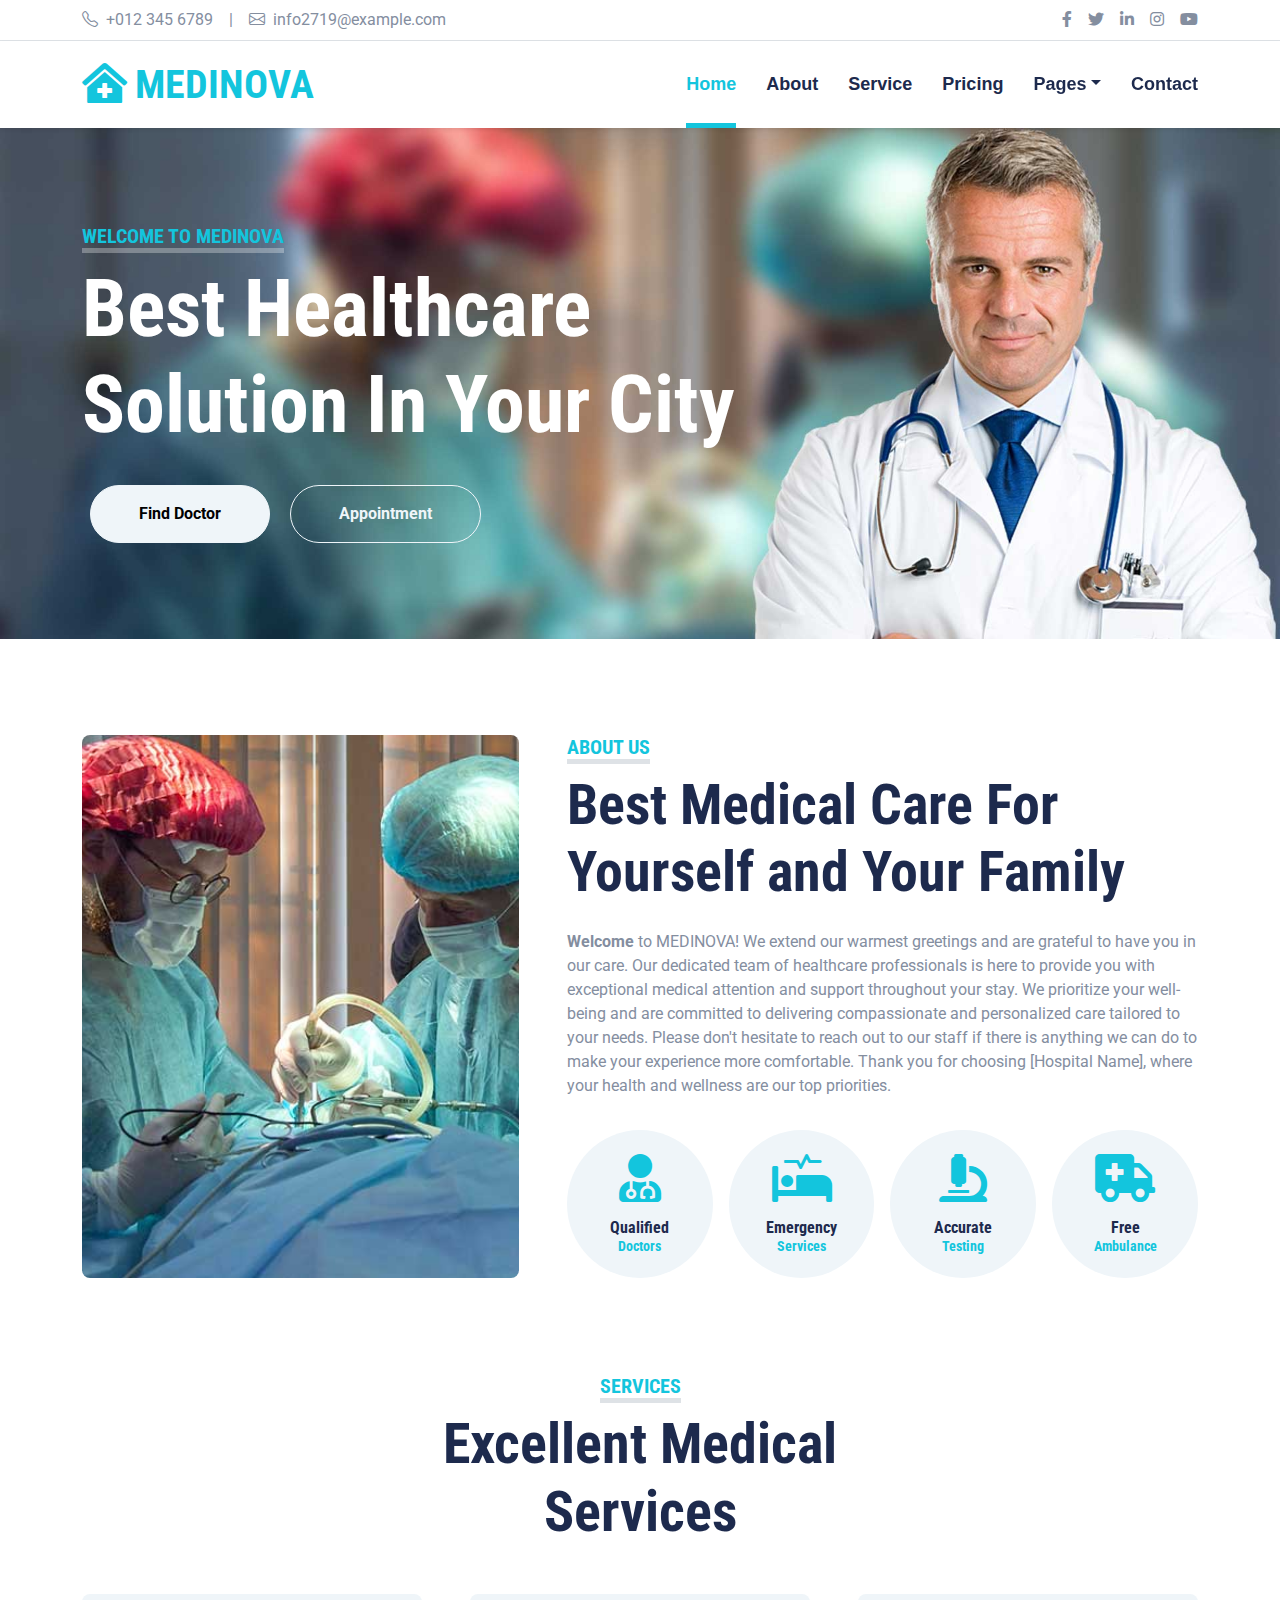
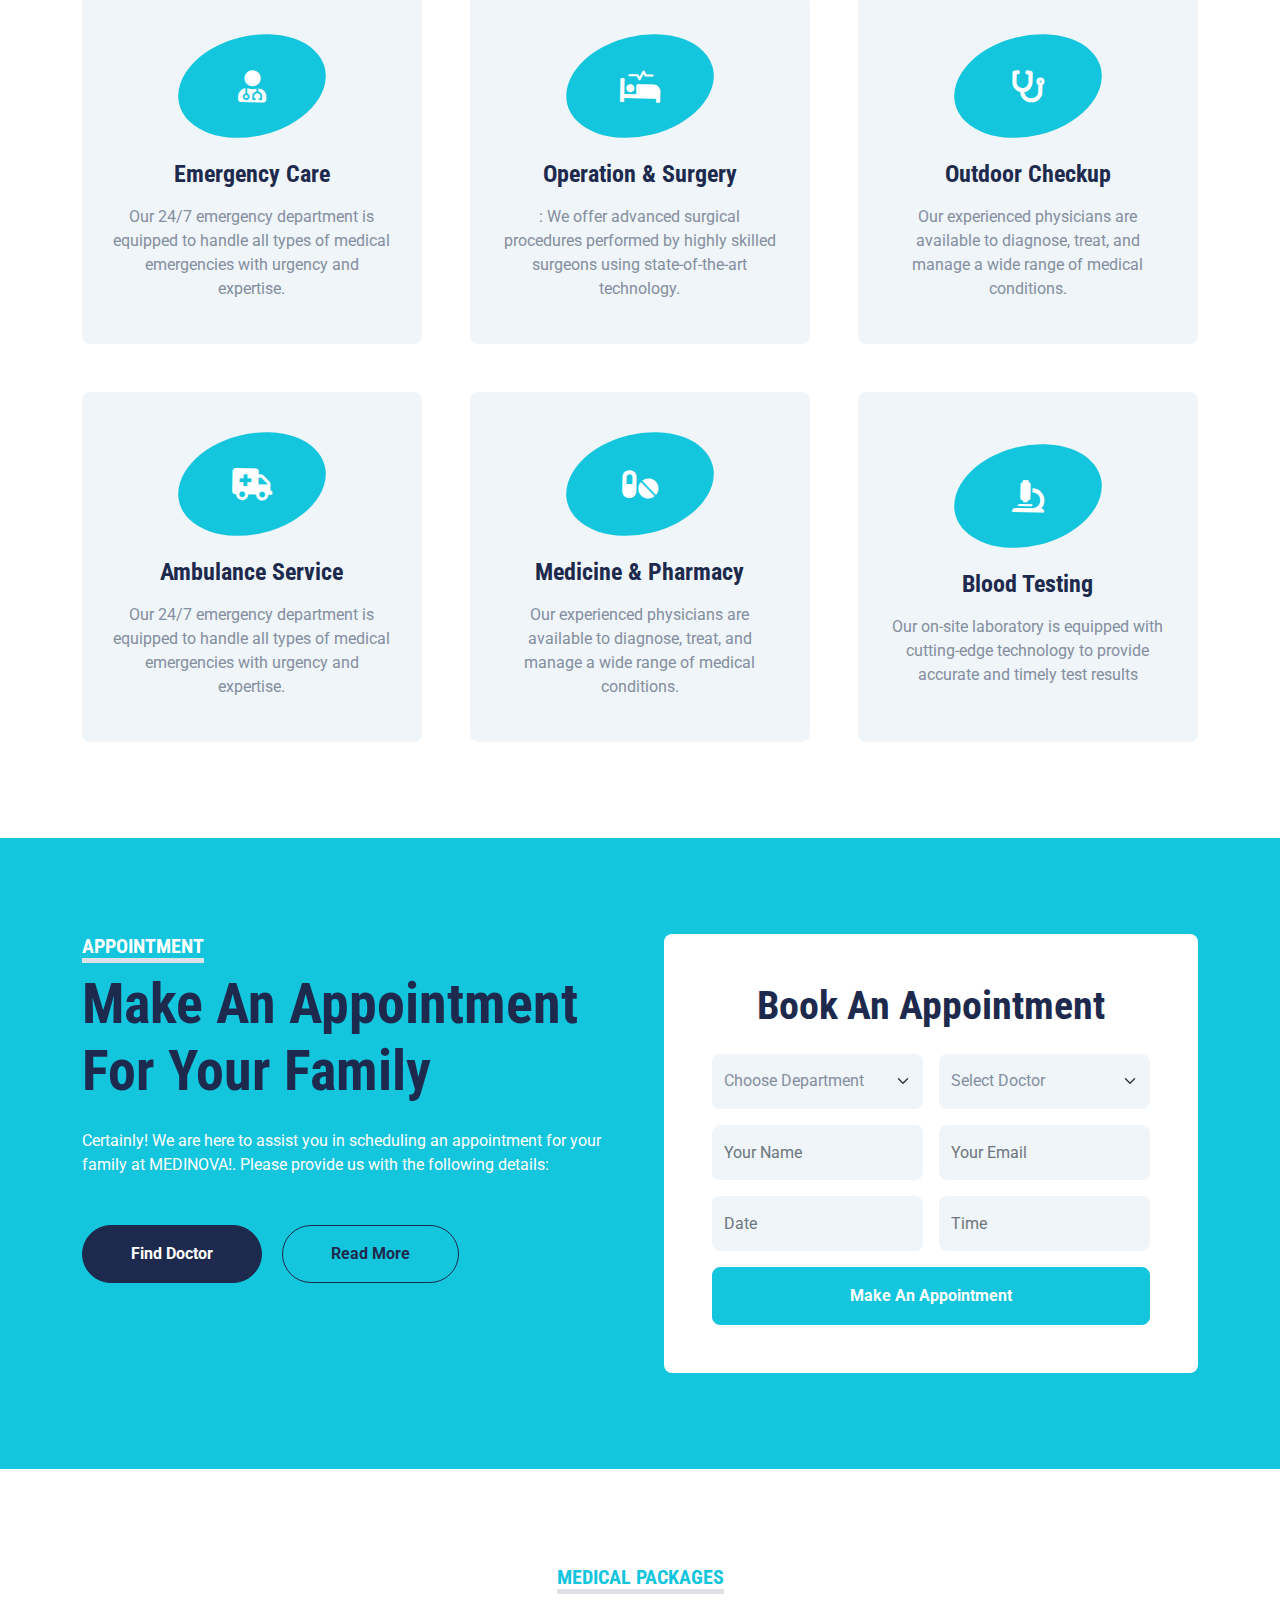
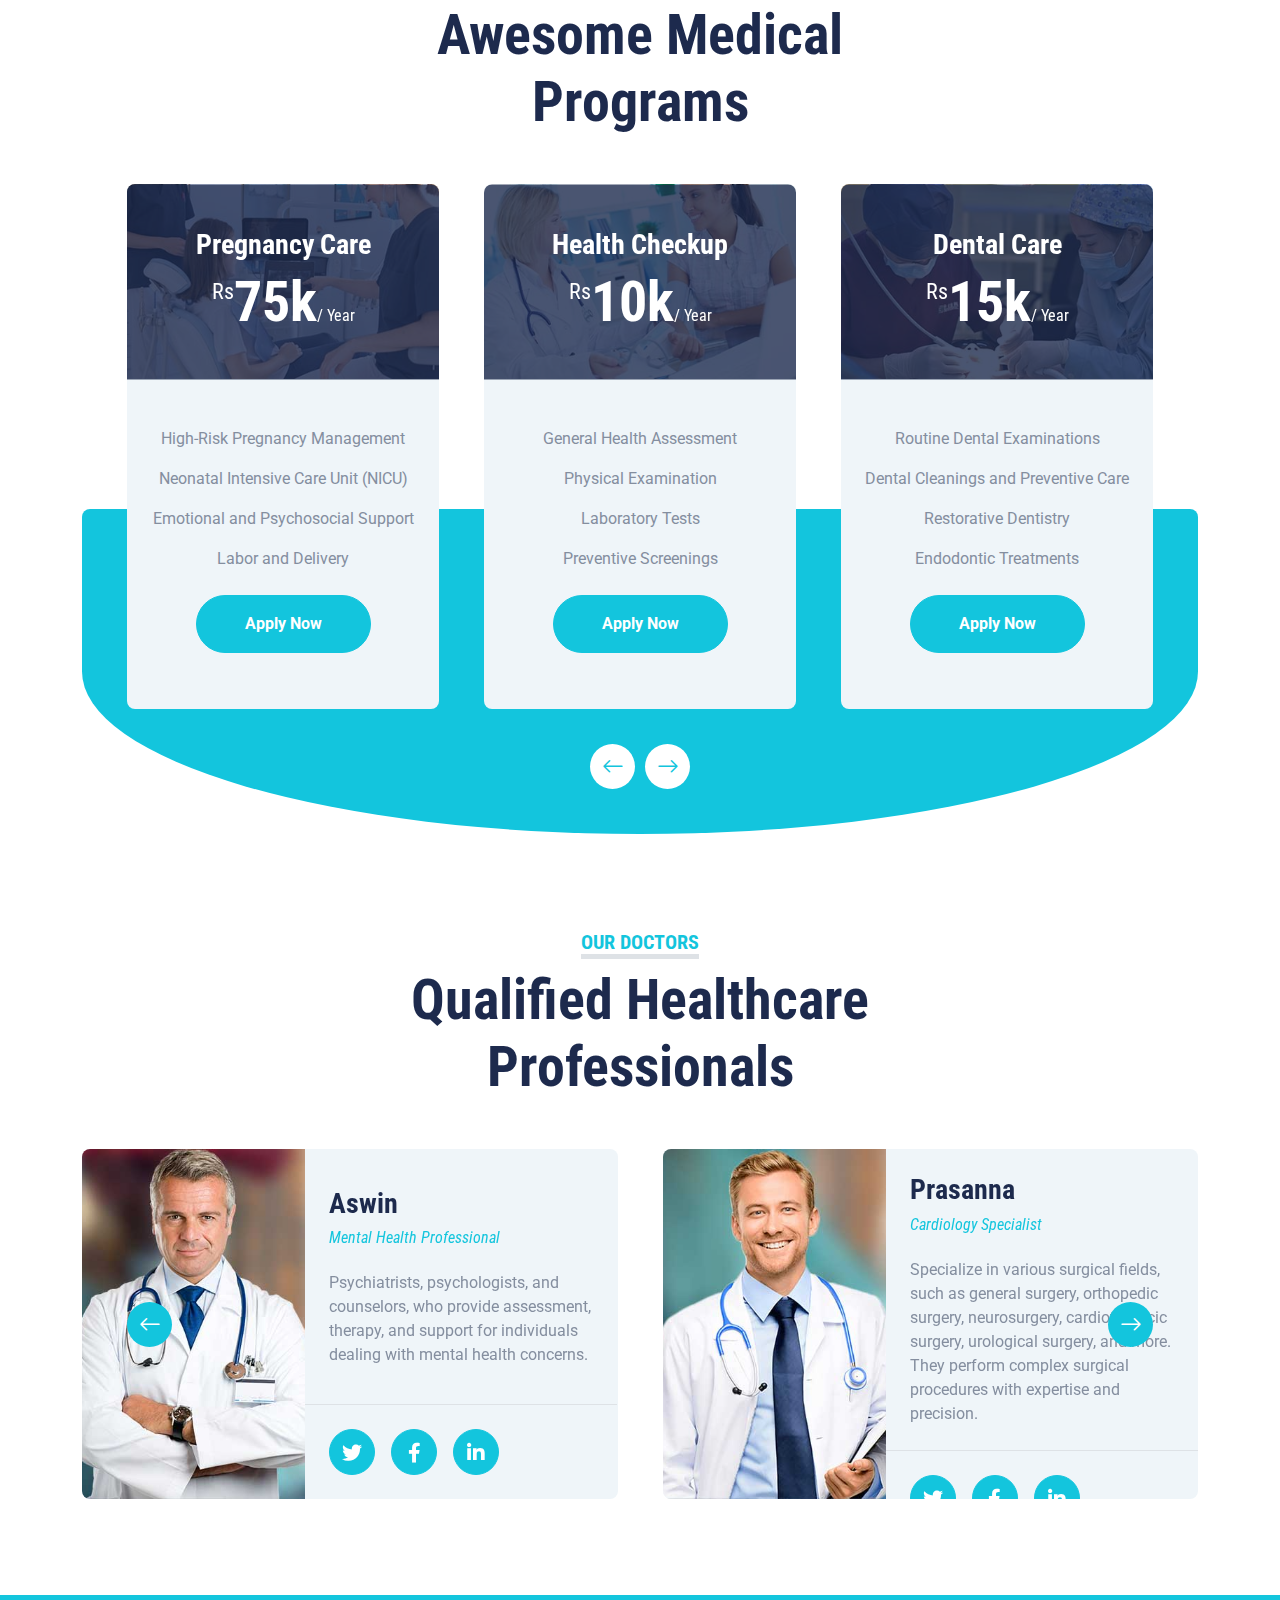
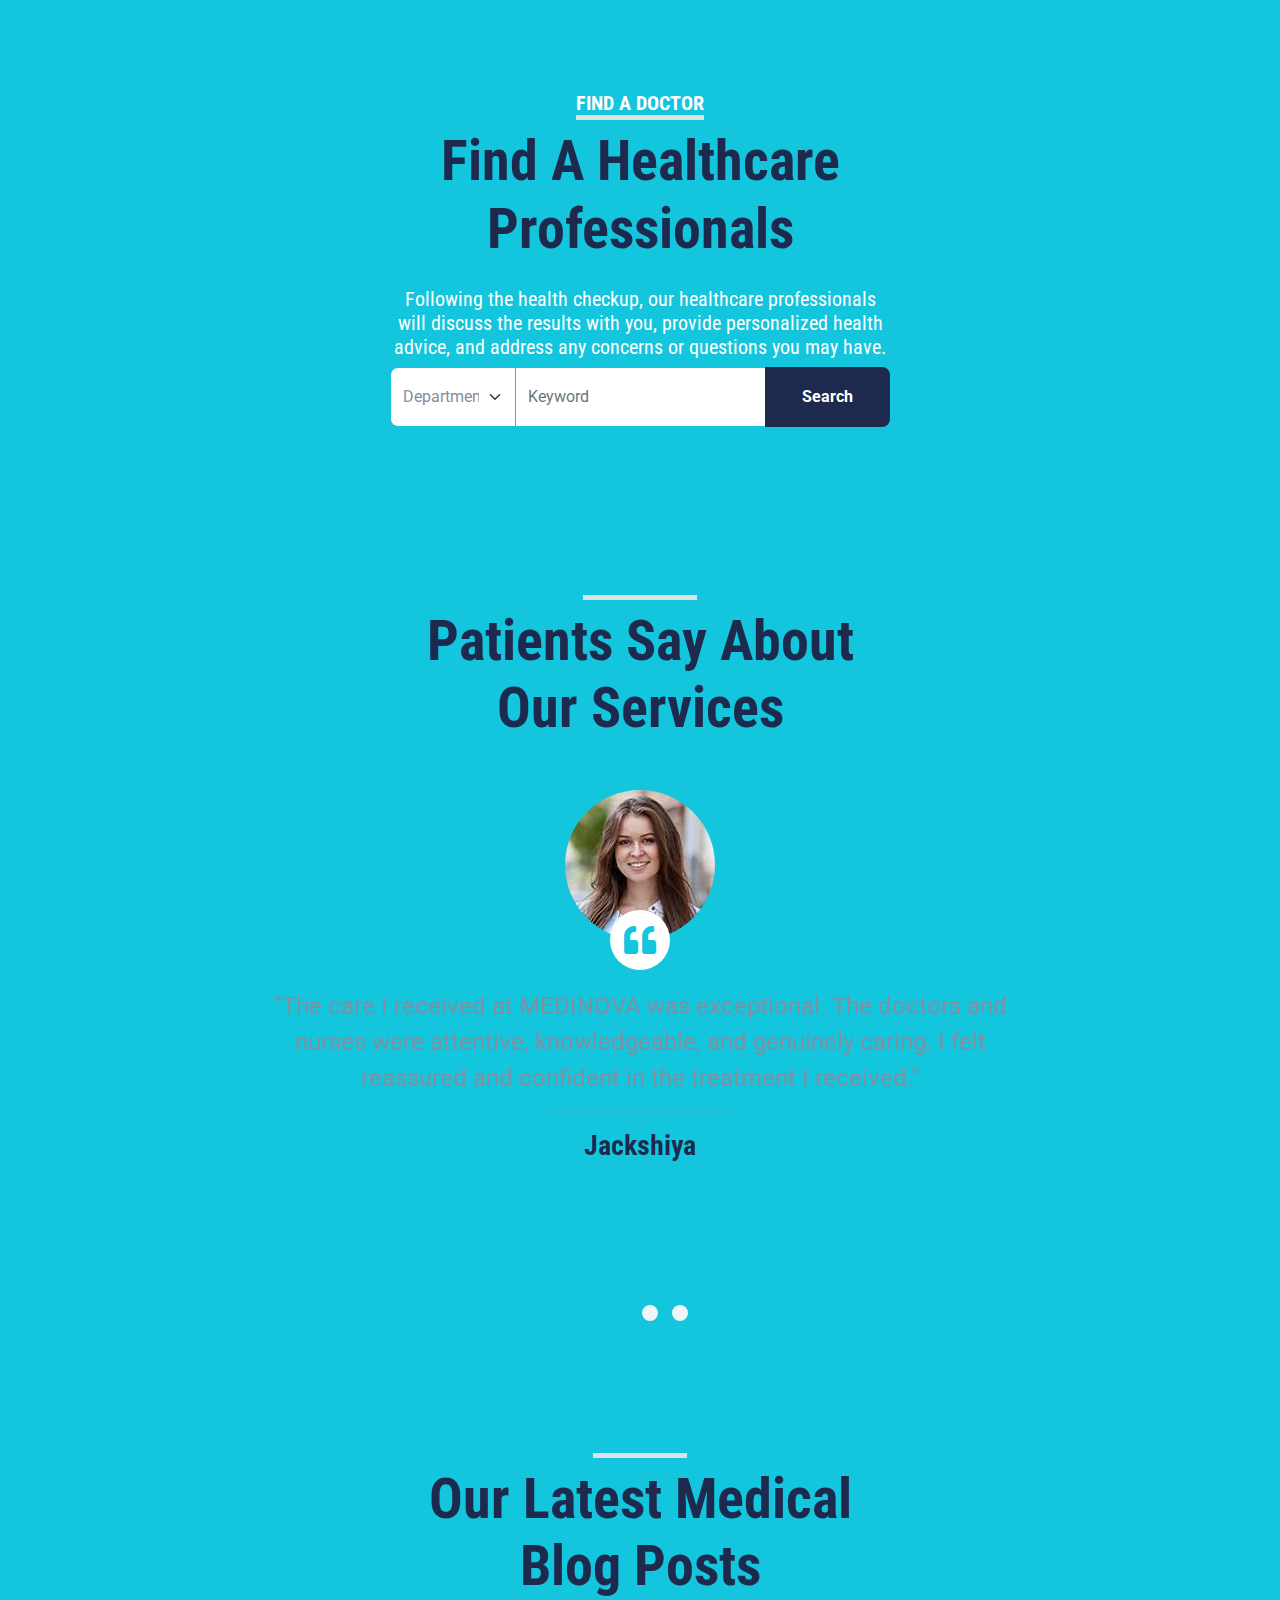
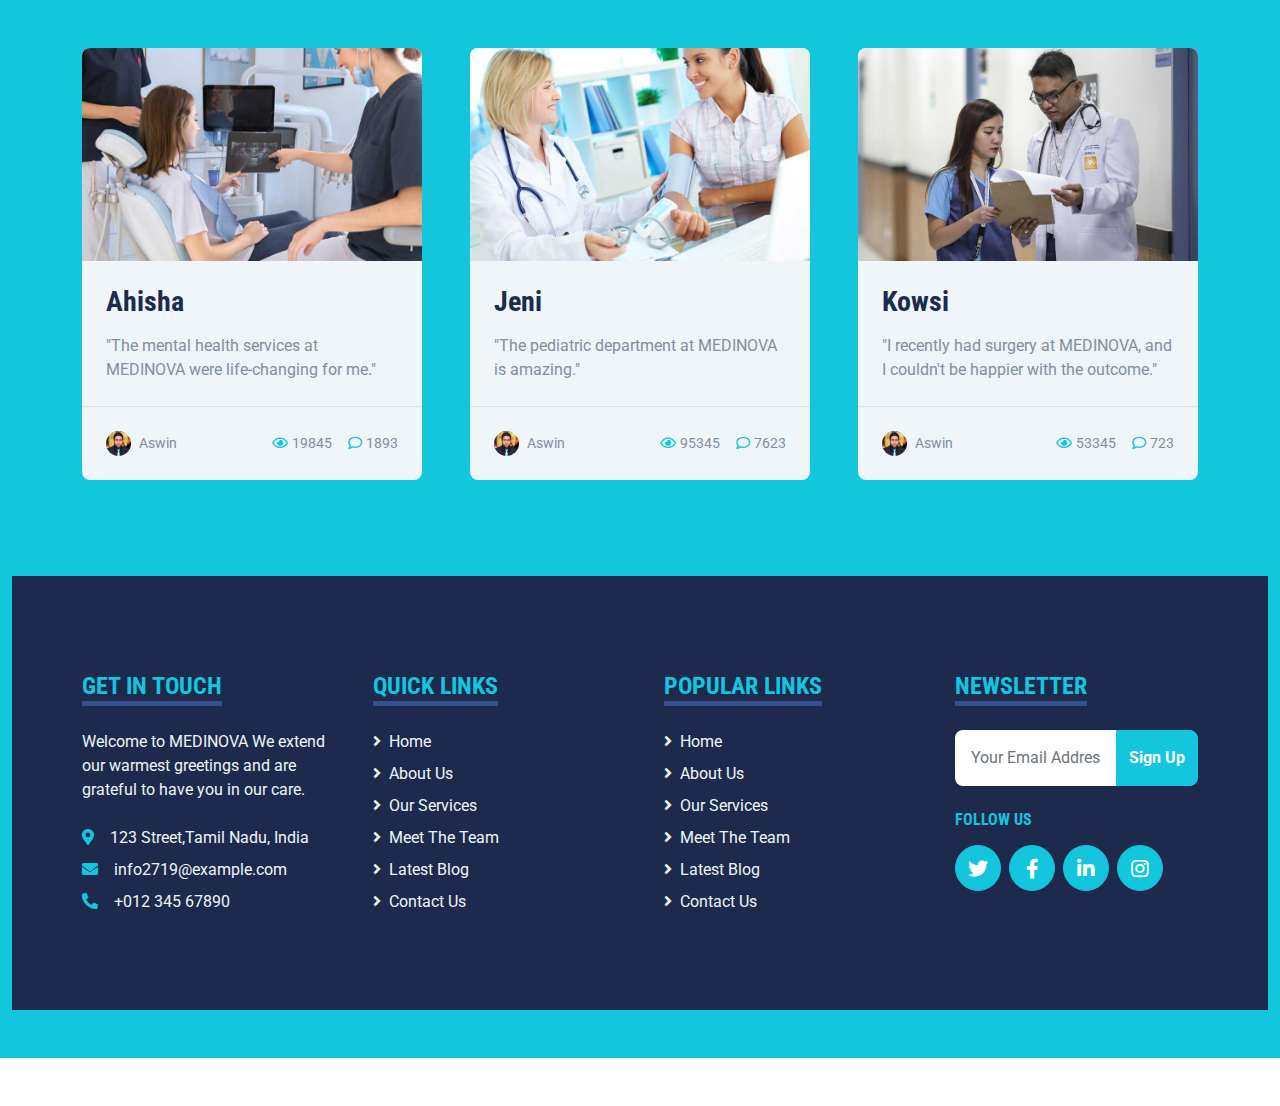
<file: index.html>
<!DOCTYPE html>
<html lang="en">

<head>
    <meta charset="utf-8">
    <title>MEDINOVA - Hospital Website</title>
    <meta content="width=device-width, initial-scale=1.0" name="viewport">
    <meta content="Free HTML Templates" name="keywords">
    <meta content="Free HTML Templates" name="description">

    <!-- Favicon -->
    <link href="img/favicon.ico" rel="icon">

    <!-- Google Web Fonts -->
    <link rel="preconnect" href="https://fonts.gstatic.com">
    <link href="https://fonts.googleapis.com/css2?family=Roboto+Condensed:wght@400;700&family=Roboto:wght@400;700&display=swap" rel="stylesheet">  

    <!-- Icon Font Stylesheet -->
    <link href="https://cdnjs.cloudflare.com/ajax/libs/font-awesome/5.15.0/css/all.min.css" rel="stylesheet">
    <link href="https://cdn.jsdelivr.net/npm/bootstrap-icons@1.4.1/font/bootstrap-icons.css" rel="stylesheet">

    <!-- Libraries Stylesheet -->
    <link href="lib/owlcarousel/assets/owl.carousel.min.css" rel="stylesheet">
    <link href="lib/tempusdominus/css/tempusdominus-bootstrap-4.min.css" rel="stylesheet" />

    <!-- Customized Bootstrap Stylesheet -->
    <link href="css/bootstrap.min.css" rel="stylesheet">

    <!-- Template Stylesheet -->
    <link href="css/style.css" rel="stylesheet">
</head>

<body>
    <!-- Topbar Start -->
    <div class="container-fluid py-2 border-bottom d-none d-lg-block">
        <div class="container">
            <div class="row">
                <div class="col-md-6 text-center text-lg-start mb-2 mb-lg-0">
                    <div class="d-inline-flex align-items-center">
                        <a class="text-decoration-none text-body pe-3" href=""><i class="bi bi-telephone me-2"></i>+012 345 6789</a>
                        <span class="text-body">|</span>
                        <a class="text-decoration-none text-body px-3" href=""><i class="bi bi-envelope me-2"></i>info2719@example.com</a>
                    </div>
                </div>
                <div class="col-md-6 text-center text-lg-end">
                    <div class="d-inline-flex align-items-center">
                      <a class="text-body px-2" href="">
                            <i class="fab fa-facebook-f"></i>
                        </a>
                        <a class="text-body px-2" href="">
                            <i class="fab fa-twitter"></i>
                        </a>
                        <a class="text-body px-2" href="">
                            <i class="fab fa-linkedin-in"></i>
                        </a>
                        <a class="text-body px-2" href="">
                            <i class="fab fa-instagram"></i>
                        </a>
                        <a class="text-body ps-2" href="">
                            <i class="fab fa-youtube"></i>
                        </a>
                    </div>
                </div>
            </div>
        </div>
    </div>
    <!-- Topbar End -->


    <!-- Navbar Start -->
    <div class="container-fluid sticky-top bg-white shadow-sm">
        <div class="container">
            <nav class="navbar navbar-expand-lg bg-white navbar-light py-3 py-lg-0">
                <a href="index.html" class="navbar-brand">
                    <h1 class="m-0 text-uppercase text-primary"><i class="fa fa-clinic-medical me-2"></i>Medinova</h1>
                </a>
                <button class="navbar-toggler" type="button" data-bs-toggle="collapse" data-bs-target="#navbarCollapse">
                    <span class="navbar-toggler-icon"></span>
                </button>
                <div class="collapse navbar-collapse" id="navbarCollapse">
                    <div class="navbar-nav ms-auto py-0">
                        <a href="index.html" class="nav-item nav-link active">Home</a>
                        <a href="about.html" class="nav-item nav-link">About</a>
                        <a href="service.html" class="nav-item nav-link">Service</a>
                        <a href="price.html" class="nav-item nav-link">Pricing</a>
                        <div class="nav-item dropdown">
                            <a href="#" class="nav-link dropdown-toggle" data-bs-toggle="dropdown">Pages</a>
                            <div class="dropdown-menu m-0">
                                <a href="blog.html" class="dropdown-item">Blog Grid</a>
                                <a href="detail.html" class="dropdown-item">Blog Detail</a>
                                <a href="team.html" class="dropdown-item">The Team</a>
                                <a href="testimonial.html" class="dropdown-item">Testimonial</a>
                                <a href="appointment.html" class="dropdown-item">Appointment</a>
                                <a href="search.html" class="dropdown-item">Search</a>
                            </div>
                        </div>
                        <a href="contact.html" class="nav-item nav-link">Contact</a>
                    </div>
                </div>
            </nav>
        </div>
    </div>
    <!-- Navbar End -->


    <!-- Hero Start -->
    <div class="container-fluid bg-primary py-5 mb-5 hero-header">
        <div class="container py-5">
            <div class="row justify-content-start">
                <div class="col-lg-8 text-center text-lg-start">
                    <h5 class="d-inline-block text-primary text-uppercase border-bottom border-5" style="border-color: rgba(256, 256, 256, .3) !important;">Welcome To Medinova</h5>
                    <h1 class="display-1 text-white mb-md-4">Best Healthcare Solution In Your City</h1>
                    <div class="pt-2">
                        <a href="" class="btn btn-light rounded-pill py-md-3 px-md-5 mx-2">Find Doctor</a>
                        <a href="" class="btn btn-outline-light rounded-pill py-md-3 px-md-5 mx-2">Appointment</a>
                    </div>
                </div>
            </div>
        </div>
    </div>
    <!-- Hero End -->


    <!-- About Start -->
    <div class="container-fluid py-5">
        <div class="container">
            <div class="row gx-5">
                <div class="col-lg-5 mb-5 mb-lg-0" style="min-height: 500px;">
                    <div class="position-relative h-100">
                        <img class="position-absolute w-100 h-100 rounded" src="img/about.jpg" style="object-fit: cover;">
                    </div>
                </div>
                <div class="col-lg-7">
                    <div class="mb-4">
                        <h5 class="d-inline-block text-primary text-uppercase border-bottom border-5">About Us</h5>
                        <h1 class="display-4">Best Medical Care For Yourself and Your Family</h1>
                    </div>
                    <p><b>Welcome </b> to  MEDINOVA! We extend our warmest greetings and are grateful to have you in our care. Our dedicated team of healthcare professionals is here to provide you with exceptional medical attention and support throughout your stay. We prioritize your well-being and are committed to delivering compassionate and personalized care tailored to your needs. Please don't hesitate to reach out to our staff if there is anything we can do to make your experience more comfortable. Thank you for choosing [Hospital Name], where your health and wellness are our top priorities.</p>
                    <div class="row g-3 pt-3">
                        <div class="col-sm-3 col-6">
                            <div class="bg-light text-center rounded-circle py-4">
                                <i class="fa fa-3x fa-user-md text-primary mb-3"></i>
                                <h6 class="mb-0">Qualified<small class="d-block text-primary">Doctors</small></h6>
                            </div>
                        </div>
                        <div class="col-sm-3 col-6">
                            <div class="bg-light text-center rounded-circle py-4">
                                <i class="fa fa-3x fa-procedures text-primary mb-3"></i>
                                <h6 class="mb-0">Emergency<small class="d-block text-primary">Services</small></h6>
                            </div>
                        </div>
                        <div class="col-sm-3 col-6">
                            <div class="bg-light text-center rounded-circle py-4">
                                <i class="fa fa-3x fa-microscope text-primary mb-3"></i>
                                <h6 class="mb-0">Accurate<small class="d-block text-primary">Testing</small></h6>
                            </div>
                        </div>
                        <div class="col-sm-3 col-6">
                            <div class="bg-light text-center rounded-circle py-4">
                                <i class="fa fa-3x fa-ambulance text-primary mb-3"></i>
                                <h6 class="mb-0">Free<small class="d-block text-primary">Ambulance</small></h6>
                            </div>
                        </div>
                    </div>
                </div>
            </div>
        </div>
    </div>
    <!-- About End -->
    

    <!-- Services Start -->
    <div class="container-fluid py-5">
        <div class="container">
            <div class="text-center mx-auto mb-5" style="max-width: 500px;">
                <h5 class="d-inline-block text-primary text-uppercase border-bottom border-5">Services</h5>
                <h1 class="display-4">Excellent Medical Services</h1>
            </div>
            <div class="row g-5">
                <div class="col-lg-4 col-md-6">
                    <div class="service-item bg-light rounded d-flex flex-column align-items-center justify-content-center text-center">
                        <div class="service-icon mb-4">
                            <i class="fa fa-2x fa-user-md text-white"></i>
                        </div>
                        <h4 class="mb-3">Emergency Care</h4>
                        <p class="m-0">Our 24/7 emergency department is equipped to handle all types of medical emergencies with urgency and expertise.</p>
                        <a class="btn btn-lg btn-primary rounded-pill" href="">
                            <i class="bi bi-arrow-right"></i>
                        </a>
                    </div>
                </div>
                <div class="col-lg-4 col-md-6">
                    <div class="service-item bg-light rounded d-flex flex-column align-items-center justify-content-center text-center">
                        <div class="service-icon mb-4">
                            <i class="fa fa-2x fa-procedures text-white"></i>
                        </div>
                        <h4 class="mb-3">Operation & Surgery</h4>
                        <p class="m-0">: We offer advanced surgical procedures performed by highly skilled surgeons using state-of-the-art technology.</p>
                        <a class="btn btn-lg btn-primary rounded-pill" href="">
                            <i class="bi bi-arrow-right"></i>
                        </a>
                    </div>
                </div>
                <div class="col-lg-4 col-md-6">
                    <div class="service-item bg-light rounded d-flex flex-column align-items-center justify-content-center text-center">
                        <div class="service-icon mb-4">
                            <i class="fa fa-2x fa-stethoscope text-white"></i>
                        </div>
                        <h4 class="mb-3">Outdoor Checkup</h4>
                        <p class="m-0"> Our experienced physicians are available to diagnose, treat, and manage a wide range of medical conditions.</p>
                        <a class="btn btn-lg btn-primary rounded-pill" href="">
                            <i class="bi bi-arrow-right"></i>
                        </a>
                    </div>
                </div>
                <div class="col-lg-4 col-md-6">
                    <div class="service-item bg-light rounded d-flex flex-column align-items-center justify-content-center text-center">
                        <div class="service-icon mb-4">
                            <i class="fa fa-2x fa-ambulance text-white"></i>
                        </div>
                        <h4 class="mb-3">Ambulance Service</h4>
                        <p class="m-0">Our 24/7 emergency department is equipped to handle all types of medical emergencies with urgency and expertise.</p>
                        <a class="btn btn-lg btn-primary rounded-pill" href="">
                            <i class="bi bi-arrow-right"></i>
                        </a>
                    </div>
                </div>
                <div class="col-lg-4 col-md-6">
                    <div class="service-item bg-light rounded d-flex flex-column align-items-center justify-content-center text-center">
                        <div class="service-icon mb-4">
                            <i class="fa fa-2x fa-pills text-white"></i>
                        </div>
                        <h4 class="mb-3">Medicine & Pharmacy</h4>
                        <p class="m-0"> Our experienced physicians are available to diagnose, treat, and manage a wide range of medical conditions.</p>
                        <a class="btn btn-lg btn-primary rounded-pill" href="">
                            <i class="bi bi-arrow-right"></i>
                        </a>
                    </div>
                </div>
                <div class="col-lg-4 col-md-6">
                    <div class="service-item bg-light rounded d-flex flex-column align-items-center justify-content-center text-center">
                        <div class="service-icon mb-4">
                            <i class="fa fa-2x fa-microscope text-white"></i>
                        </div>
                        <h4 class="mb-3">Blood Testing</h4>
                        <p class="m-0">Our on-site laboratory is equipped with cutting-edge technology to provide accurate and timely test results</p>
                        <a class="btn btn-lg btn-primary rounded-pill" href="">
                            <i class="bi bi-arrow-right"></i>
                        </a>
                    </div>
                </div>
            </div>
        </div>
    </div>
    <!-- Services End -->


    <!-- Appointment Start -->
    <div class="container-fluid bg-primary my-5 py-5">
        <div class="container py-5">
            <div class="row gx-5">
                <div class="col-lg-6 mb-5 mb-lg-0">
                    <div class="mb-4">
                        <h5 class="d-inline-block text-white text-uppercase border-bottom border-5">Appointment</h5>
                        <h1 class="display-4">Make An Appointment For Your Family</h1>
                    </div>
                    <p class="text-white mb-5">Certainly! We are here to assist you in scheduling an appointment for your family at MEDINOVA!. Please provide us with the following details:</p>
                    <a class="btn btn-dark rounded-pill py-3 px-5 me-3" href="">Find Doctor</a>
                    <a class="btn btn-outline-dark rounded-pill py-3 px-5" href="">Read More</a>
                </div>
                <div class="col-lg-6">
                    <div class="bg-white text-center rounded p-5">
                        <h1 class="mb-4">Book An Appointment</h1>
                        <form>
                            <div class="row g-3">
                                <div class="col-12 col-sm-6">
                                    <select class="form-select bg-light border-0" style="height: 55px;">
                                        <option selected>Choose Department</option>
                                        <option value="1">Department 1</option>
                                        <option value="2">Department 2</option>
                                        <option value="3">Department 3</option>
                                    </select>
                                </div>
                                <div class="col-12 col-sm-6">
                                    <select class="form-select bg-light border-0" style="height: 55px;">
                                        <option selected>Select Doctor</option>
                                        <option value="1">Doctor 1</option>
                                        <option value="2">Doctor 2</option>
                                        <option value="3">Doctor 3</option>
                                    </select>
                                </div>
                                <div class="col-12 col-sm-6">
                                    <input type="text" class="form-control bg-light border-0" placeholder="Your Name" style="height: 55px;">
                                </div>
                                <div class="col-12 col-sm-6">
                                    <input type="email" class="form-control bg-light border-0" placeholder="Your Email" style="height: 55px;">
                                </div>
                                <div class="col-12 col-sm-6">
                                    <div class="date" id="date" data-target-input="nearest">
                                        <input type="text"
                                            class="form-control bg-light border-0 datetimepicker-input"
                                            placeholder="Date" data-target="#date" data-toggle="datetimepicker" style="height: 55px;">
                                    </div>
                                </div>
                                <div class="col-12 col-sm-6">
                                    <div class="time" id="time" data-target-input="nearest">
                                        <input type="text"
                                            class="form-control bg-light border-0 datetimepicker-input"
                                            placeholder="Time" data-target="#time" data-toggle="datetimepicker" style="height: 55px;">
                                    </div>
                                </div>
                                <div class="col-12">
                                    <button class="btn btn-primary w-100 py-3" type="submit">Make An Appointment</button>
                                </div>
                            </div>
                        </form>
                    </div>
                </div>
            </div>
        </div>
    </div>
    <!-- Appointment End -->


    <!-- Pricing Plan Start -->
    <div class="container-fluid py-5">
        <div class="container">
            <div class="text-center mx-auto mb-5" style="max-width: 500px;">
                <h5 class="d-inline-block text-primary text-uppercase border-bottom border-5">Medical Packages</h5>
                <h1 class="display-4">Awesome Medical Programs</h1>
            </div>
            <div class="owl-carousel price-carousel position-relative" style="padding: 0 45px 45px 45px;">
                <div class="bg-light rounded text-center">
                    <div class="position-relative">
                        <img class="img-fluid rounded-top" src="img/price-1.jpg" alt="">
                        <div class="position-absolute w-100 h-100 top-50 start-50 translate-middle rounded-top d-flex flex-column align-items-center justify-content-center" style="background: rgba(29, 42, 77, .8);">
                            <h3 class="text-white">Pregnancy Care</h3>
                            <h1 class="display-4 text-white mb-0">
                                <small class="align-top fw-normal" style="font-size: 22px; line-height: 45px;">Rs</small>75k<small class="align-bottom fw-normal" style="font-size: 16px; line-height: 40px;">/ Year</small>
                            </h1>
                        </div>
                    </div>
                    <div class="text-center py-5">
                        <p>High-Risk Pregnancy Management</p>
                        <p>Neonatal Intensive Care Unit (NICU)</p>
                        <p>Emotional and Psychosocial Support</p>
                        <p>Labor and Delivery</p>
                        <a href="" class="btn btn-primary rounded-pill py-3 px-5 my-2">Apply Now</a>
                    </div>
                </div>
                <div class="bg-light rounded text-center">
                    <div class="position-relative">
                        <img class="img-fluid rounded-top" src="img/price-2.jpg" alt="">
                        <div class="position-absolute w-100 h-100 top-50 start-50 translate-middle rounded-top d-flex flex-column align-items-center justify-content-center" style="background: rgba(29, 42, 77, .8);">
                            <h3 class="text-white">Health Checkup</h3>
                            <h1 class="display-4 text-white mb-0">
                                <small class="align-top fw-normal" style="font-size: 22px; line-height: 45px;">Rs</small>10k<small class="align-bottom fw-normal" style="font-size: 16px; line-height: 40px;">/ Year</small>
                            </h1>
                        </div>
                    </div>
                    <div class="text-center py-5">
                        <p>General Health Assessment</p>
                        <p>Physical Examination</p>
                        <p>Laboratory Tests</p>
                        <p>Preventive Screenings</p>
                        <a href="" class="btn btn-primary rounded-pill py-3 px-5 my-2">Apply Now</a>
                    </div>
                </div>
                <div class="bg-light rounded text-center">
                    <div class="position-relative">
                        <img class="img-fluid rounded-top" src="img/price-3.jpg" alt="">
                        <div class="position-absolute w-100 h-100 top-50 start-50 translate-middle rounded-top d-flex flex-column align-items-center justify-content-center" style="background: rgba(29, 42, 77, .8);">
                            <h3 class="text-white">Dental Care</h3>
                            <h1 class="display-4 text-white mb-0">
                                <small class="align-top fw-normal" style="font-size: 22px; line-height: 45px;">Rs</small>15k<small class="align-bottom fw-normal" style="font-size: 16px; line-height: 40px;">/ Year</small>
                            </h1>
                        </div>
                    </div>
                    <div class="text-center py-5">
                        <p>Routine Dental Examinations</p>
                        <p>Dental Cleanings and Preventive Care</p>
                        <p>Restorative Dentistry</p>
                        <p>Endodontic Treatments</p>
                        <a href="" class="btn btn-primary rounded-pill py-3 px-5 my-2">Apply Now</a>
                    </div>
                </div>
                <div class="bg-light rounded text-center">
                    <div class="position-relative">
                        <img class="img-fluid rounded-top" src="img/price-4.jpg" alt="">
                        <div class="position-absolute w-100 h-100 top-50 start-50 translate-middle rounded-top d-flex flex-column align-items-center justify-content-center" style="background: rgba(29, 42, 77, .8);">
                            <h3 class="text-white">Operation & Surgery</h3>
                            <h1 class="display-4 text-white mb-0">
                                <small class="align-top fw-normal" style="font-size: 22px; line-height: 45px;">Rs</small>60k<small class="align-bottom fw-normal" style="font-size: 16px; line-height: 40px;">/ Year</small>
                            </h1>
                        </div>
                    </div>
                    <div class="text-center py-5">
                        <p>General Surgery</p>
                        <p>Cardiothoracic Surgery</p>
                        <p>Urological Surgery</p>
                        <p>Neurosurgery</p>
                        <a href="" class="btn btn-primary rounded-pill py-3 px-5 my-2">Apply Now</a>
                    </div>
                </div>
            </div>
        </div>
    </div>
    <!-- Pricing Plan End -->


    <!-- Team Start -->
    <div class="container-fluid py-5">
        <div class="container">
            <div class="text-center mx-auto mb-5" style="max-width: 500px;">
                <h5 class="d-inline-block text-primary text-uppercase border-bottom border-5">Our Doctors</h5>
                <h1 class="display-4">Qualified Healthcare Professionals</h1>
            </div>
            <div class="owl-carousel team-carousel position-relative">
                <div class="team-item">
                    <div class="row g-0 bg-light rounded overflow-hidden">
                        <div class="col-12 col-sm-5 h-100">
                            <img class="img-fluid h-100" src="img/team-1.jpg" style="object-fit: cover;">
                        </div>
                        <div class="col-12 col-sm-7 h-100 d-flex flex-column">
                            <div class="mt-auto p-4">
                                <h3>Aswin</h3>
                                <h6 class="fw-normal fst-italic text-primary mb-4">Mental Health Professional</h6>
                                <p class="m-0">Psychiatrists, psychologists, and counselors, who provide assessment, therapy, and support for individuals dealing with mental health concerns.</p>
                            </div>
                            <div class="d-flex mt-auto border-top p-4">
                                <a class="btn btn-lg btn-primary btn-lg-square rounded-circle me-3" href="#"><i class="fab fa-twitter"></i></a>
                                <a class="btn btn-lg btn-primary btn-lg-square rounded-circle me-3" href="#"><i class="fab fa-facebook-f"></i></a>
                                <a class="btn btn-lg btn-primary btn-lg-square rounded-circle" href="#"><i class="fab fa-linkedin-in"></i></a>
                            </div>
                        </div>
                    </div>
                </div>
                <div class="team-item">
                    <div class="row g-0 bg-light rounded overflow-hidden">
                        <div class="col-12 col-sm-5 h-100">
                            <img class="img-fluid h-100" src="img/team-2.jpg" style="object-fit: cover;">
                        </div>
                        <div class="col-12 col-sm-7 h-100 d-flex flex-column">
                            <div class="mt-auto p-4">
                                <h3>Prasanna</h3>
                                <h6 class="fw-normal fst-italic text-primary mb-4">Cardiology Specialist</h6>
                                <p class="m-0">Specialize in various surgical fields, such as general surgery, orthopedic surgery, neurosurgery, cardiothoracic surgery, urological surgery, and more. They perform complex surgical procedures with expertise and precision.</p>
                            </div>
                            <div class="d-flex mt-auto border-top p-4">
                                <a class="btn btn-lg btn-primary btn-lg-square rounded-circle me-3" href="#"><i class="fab fa-twitter"></i></a>
                                <a class="btn btn-lg btn-primary btn-lg-square rounded-circle me-3" href="#"><i class="fab fa-facebook-f"></i></a>
                                <a class="btn btn-lg btn-primary btn-lg-square rounded-circle" href="#"><i class="fab fa-linkedin-in"></i></a>
                            </div>
                        </div>
                    </div>
                </div>
                <div class="team-item">
                    <div class="row g-0 bg-light rounded overflow-hidden">
                        <div class="col-12 col-sm-5 h-100">
                            <img class="img-fluid h-100" src="img/team-3.jpg" style="object-fit: cover;">
                        </div>
                        <div class="col-12 col-sm-7 h-100 d-flex flex-column">
                            <div class="mt-auto p-4">
                                <h3>Jackshiya</h3>
                                <h6 class="fw-normal fst-italic text-primary mb-4">Dentists and Oral Surgeon</h6>
                                <p class="m-0">Qualified dentists and oral surgeons who offer a wide range of dental treatments, including preventive care, restorative procedures, orthodontics, and oral surgeries.</p>
                            </div>
                            <div class="d-flex mt-auto border-top p-4">
                                <a class="btn btn-lg btn-primary btn-lg-square rounded-circle me-3" href="#"><i class="fab fa-twitter"></i></a>
                                <a class="btn btn-lg btn-primary btn-lg-square rounded-circle me-3" href="#"><i class="fab fa-facebook-f"></i></a>
                                <a class="btn btn-lg btn-primary btn-lg-square rounded-circle" href="#"><i class="fab fa-linkedin-in"></i></a>
                            </div>
                        </div>
                    </div>
                </div>
            </div>
        </div>
    </div>
    <!-- Team End -->


    <!-- Search Start -->
    <div class="container-fluid bg-primary my-5 py-5">
        <div class="container py-5">
            <div class="text-center mx-auto mb-5" style="max-width: 500px;">
                <h5 class="d-inline-block text-white text-uppercase border-bottom border-5">Find A Doctor</h5>
                <h1 class="display-4 mb-4">Find A Healthcare Professionals</h1>
                <h5 class="text-white fw-normal"> Following the health checkup, our healthcare professionals will discuss the results with you, provide personalized health advice, and address any concerns or questions you may have.</h5>
            <div class="mx-auto" style="width: 100%; max-width: 600px;">
                <div class="input-group">
                    <select class="form-select border-primary w-25" style="height: 60px;">
                        <option selected>Department</option>
                        <option value="1">Department 1</option>
                        <option value="2">Department 2</option>
                        <option value="3">Department 3</option>
                    </select>
                    <input type="text" class="form-control border-primary w-50" placeholder="Keyword">
                    <button class="btn btn-dark border-0 w-25">Search</button>
                </div>
            </div>
        </div>
    </div>
    <!-- Search End -->


    <!-- Testimonial Start -->
    <div class="container-fluid py-5">
        <div class="container">
            <div class="text-center mx-auto mb-5" style="max-width: 500px;">
                <h5 class="d-inline-block text-primary text-uppercase border-bottom border-5">Testimonial</h5>
                <h1 class="display-4">Patients Say About Our Services</h1>
            </div>
            <div class="row justify-content-center">
                <div class="col-lg-8">
                    <div class="owl-carousel testimonial-carousel">
                        <div class="testimonial-item text-center">
                            <div class="position-relative mb-5">
                                <img class="img-fluid rounded-circle mx-auto" src="img/testimonial-1.jpg" alt="">
                                <div class="position-absolute top-100 start-50 translate-middle d-flex align-items-center justify-content-center bg-white rounded-circle" style="width: 60px; height: 60px;">
                                    <i class="fa fa-quote-left fa-2x text-primary"></i>
                                </div>
                            </div>
                            <p class="fs-4 fw-normal">"The care I received at MEDINOVA was exceptional. The doctors and nurses were attentive, knowledgeable, and genuinely caring. I felt reassured and confident in the treatment I received."</p>
                            <hr class="w-25 mx-auto">
                            <h3>Jackshiya</h3>
                            <h6 class="fw-normal text-primary mb-3">India</h6>
                        </div>
                        <div class="testimonial-item text-center">
                            <div class="position-relative mb-5">
                                <img class="img-fluid rounded-circle mx-auto" src="img/testimonial-2.jpg" alt="">
                                <div class="position-absolute top-100 start-50 translate-middle d-flex align-items-center justify-content-center bg-white rounded-circle" style="width: 60px; height: 60px;">
                                    <i class="fa fa-quote-left fa-2x text-primary"></i>
                                </div>
                            </div>
                            <p class="fs-4 fw-normal">"The staff at MEDINOVA went above and beyond to make me feel comfortable during my stay. From the moment I arrived, I was greeted with warmth and compassion. The nurses were incredibly kind and attentive, and the doctors took the time to listen to my concerns and answer my questions."</p>
                            <hr class="w-25 mx-auto">
                            <h3>Aswin</h3>
                            <h6 class="fw-normal text-primary mb-3">India </h6>
                        </div>
                        <div class="testimonial-item text-center">
                            <div class="position-relative mb-5">
                                <img class="img-fluid rounded-circle mx-auto" src="img/testimonial-3.jpg" alt="">
                                <div class="position-absolute top-100 start-50 translate-middle d-flex align-items-center justify-content-center bg-white rounded-circle" style="width: 60px; height: 60px;">
                                    <i class="fa fa-quote-left fa-2x text-primary"></i>
                                </div>
                            </div>
                            <p class="fs-4 fw-normal">"I recently had surgery at MEDINOVA, and I couldn't be happier with the outcome. The surgeon was highly skilled, and the entire surgical team was professional and supportive. The follow-up care I received was thorough, and I felt well taken care of throughout the recovery process." </p>
                            <hr class="w-25 mx-auto">
                            <h3>Akshaya</h3>
                            <h6 class="fw-normal text-primary mb-3">India </h6>
                        </div>
                    </div>
                </div>
            </div>
        </div>
    </div>
    <!-- Testimonial End -->


    <!-- Blog Start -->
    <div class="container-fluid py-5">
        <div class="container">
            <div class="text-center mx-auto mb-5" style="max-width: 500px;">
                <h5 class="d-inline-block text-primary text-uppercase border-bottom border-5">Blog Post</h5>
                <h1 class="display-4">Our Latest Medical Blog Posts</h1>
            </div>
            <div class="row g-5">
                <div class="col-xl-4 col-lg-6">
                    <div class="bg-light rounded overflow-hidden">
                        <img class="img-fluid w-100" src="img/blog-1.jpg" alt="">
                        <div class="p-4">
                            <a class="h3 d-block mb-3" href="">Ahisha</a>
                            <p class="m-0">"The mental health services at MEDINOVA were life-changing for me."</p>
                        </div>
                        <div class="d-flex justify-content-between border-top p-4">
                            <div class="d-flex align-items-center">
                                <img class="rounded-circle me-2" src="img/user.jpg" width="25" height="25" alt="">
                                <small>Aswin</small>
                            </div>
                            <div class="d-flex align-items-center">
                                <small class="ms-3"><i class="far fa-eye text-primary me-1"></i>19845</small>
                                <small class="ms-3"><i class="far fa-comment text-primary me-1"></i>1893</small>
                            </div>
                        </div>
                    </div>
                </div>
                <div class="col-xl-4 col-lg-6">
                    <div class="bg-light rounded overflow-hidden">
                        <img class="img-fluid w-100" src="img/blog-2.jpg" alt="">
                        <div class="p-4">
                            <a class="h3 d-block mb-3" href=""> Jeni</a>
                            <p class="m-0">"The pediatric department at MEDINOVA is amazing."</p>
                        </div>
                        <div class="d-flex justify-content-between border-top p-4">
                            <div class="d-flex align-items-center">
                                <img class="rounded-circle me-2" src="img/user.jpg" width="25" height="25" alt="">
                                <small>Aswin</small>
                            </div>
                            <div class="d-flex align-items-center">
                                <small class="ms-3"><i class="far fa-eye text-primary me-1"></i>95345</small>
                                <small class="ms-3"><i class="far fa-comment text-primary me-1"></i>7623</small>
                            </div>
                        </div>
                    </div>
                </div>
                <div class="col-xl-4 col-lg-6">
                    <div class="bg-light rounded overflow-hidden">
                        <img class="img-fluid w-100" src="img/blog-3.jpg" alt="">
                        <div class="p-4">
                            <a class="h3 d-block mb-3" href="">Kowsi</a>
                            <p class="m-0">"I recently had surgery at MEDINOVA, and I couldn't be happier with the outcome."</p>
                        </div>
                        <div class="d-flex justify-content-between border-top p-4">
                            <div class="d-flex align-items-center">
                                <img class="rounded-circle me-2" src="img/user.jpg" width="25" height="25" alt="">
                                <small>Aswin</small>
                            </div>
                            <div class="d-flex align-items-center">
                                <small class="ms-3"><i class="far fa-eye text-primary me-1"></i>53345</small>
                                <small class="ms-3"><i class="far fa-comment text-primary me-1"></i>723</small>
                            </div>
                        </div>
                    </div>
                </div>
            </div>
        </div>
    </div>
    <!-- Blog End -->
    

    <!-- Footer Start -->
    <div class="container-fluid bg-dark text-light mt-5 py-5">
        <div class="container py-5">
            <div class="row g-5">
                <div class="col-lg-3 col-md-6">
                    <h4 class="d-inline-block text-primary text-uppercase border-bottom border-5 border-secondary mb-4">Get In Touch</h4>
                    <p class="mb-4">Welcome to MEDINOVA We extend our warmest greetings and are grateful to have you in our care.</p>
                    <p class="mb-2"><i class="fa fa-map-marker-alt text-primary me-3"></i>123 Street,Tamil Nadu, India</p>
                    <p class="mb-2"><i class="fa fa-envelope text-primary me-3"></i>info2719@example.com</p>
                    <p class="mb-0"><i class="fa fa-phone-alt text-primary me-3"></i>+012 345 67890</p>
                </div>
                <div class="col-lg-3 col-md-6">
                    <h4 class="d-inline-block text-primary text-uppercase border-bottom border-5 border-secondary mb-4">Quick Links</h4>
                    <div class="d-flex flex-column justify-content-start">
                        <a class="text-light mb-2" href="#"><i class="fa fa-angle-right me-2"></i>Home</a>
                        <a class="text-light mb-2" href="#"><i class="fa fa-angle-right me-2"></i>About Us</a>
                        <a class="text-light mb-2" href="#"><i class="fa fa-angle-right me-2"></i>Our Services</a>
                        <a class="text-light mb-2" href="#"><i class="fa fa-angle-right me-2"></i>Meet The Team</a>
                        <a class="text-light mb-2" href="#"><i class="fa fa-angle-right me-2"></i>Latest Blog</a>
                        <a class="text-light" href="#"><i class="fa fa-angle-right me-2"></i>Contact Us</a>
                    </div>
                </div>
                <div class="col-lg-3 col-md-6">
                    <h4 class="d-inline-block text-primary text-uppercase border-bottom border-5 border-secondary mb-4">Popular Links</h4>
                    <div class="d-flex flex-column justify-content-start">
                        <a class="text-light mb-2" href="#"><i class="fa fa-angle-right me-2"></i>Home</a>
                        <a class="text-light mb-2" href="#"><i class="fa fa-angle-right me-2"></i>About Us</a>
                        <a class="text-light mb-2" href="#"><i class="fa fa-angle-right me-2"></i>Our Services</a>
                        <a class="text-light mb-2" href="#"><i class="fa fa-angle-right me-2"></i>Meet The Team</a>
                        <a class="text-light mb-2" href="#"><i class="fa fa-angle-right me-2"></i>Latest Blog</a>
                        <a class="text-light" href="#"><i class="fa fa-angle-right me-2"></i>Contact Us</a>
                    </div>
                </div>
                <div class="col-lg-3 col-md-6">
                    <h4 class="d-inline-block text-primary text-uppercase border-bottom border-5 border-secondary mb-4">Newsletter</h4>
                    <form action="">
                        <div class="input-group">
                            <input type="text" class="form-control p-3 border-0" placeholder="Your Email Address">
                            <button class="btn btn-primary">Sign Up</button>
                        </div>
                    </form>
                    <h6 class="text-primary text-uppercase mt-4 mb-3">Follow Us</h6>
                    <div class="d-flex">
                        <a class="btn btn-lg btn-primary btn-lg-square rounded-circle me-2" href="#"><i class="fab fa-twitter"></i></a>
                        <a class="btn btn-lg btn-primary btn-lg-square rounded-circle me-2" href="#"><i class="fab fa-facebook-f"></i></a>
                        <a class="btn btn-lg btn-primary btn-lg-square rounded-circle me-2" href="#"><i class="fab fa-linkedin-in"></i></a>
                        <a class="btn btn-lg btn-primary btn-lg-square rounded-circle" href="#"><i class="fab fa-instagram"></i></a>
                    </div>
                </div>
            </div>
        </div>
    </div>
    
    <!-- Footer End -->


    <!-- Back to Top -->
    <a href="#" class="btn btn-lg btn-primary btn-lg-square back-to-top"><i class="bi bi-arrow-up"></i></a>


    <!-- JavaScript Libraries -->
    <script src="https://code.jquery.com/jquery-3.4.1.min.js"></script>
    <script src="https://cdn.jsdelivr.net/npm/bootstrap@5.0.0/dist/js/bootstrap.bundle.min.js"></script>
    <script src="lib/easing/easing.min.js"></script>
    <script src="lib/waypoints/waypoints.min.js"></script>
    <script src="lib/owlcarousel/owl.carousel.min.js"></script>
    <script src="lib/tempusdominus/js/moment.min.js"></script>
    <script src="lib/tempusdominus/js/moment-timezone.min.js"></script>
    <script src="lib/tempusdominus/js/tempusdominus-bootstrap-4.min.js"></script>

    <!-- Template Javascript -->
    <script src="js/main.js"></script>
</body>

</html>
</file>
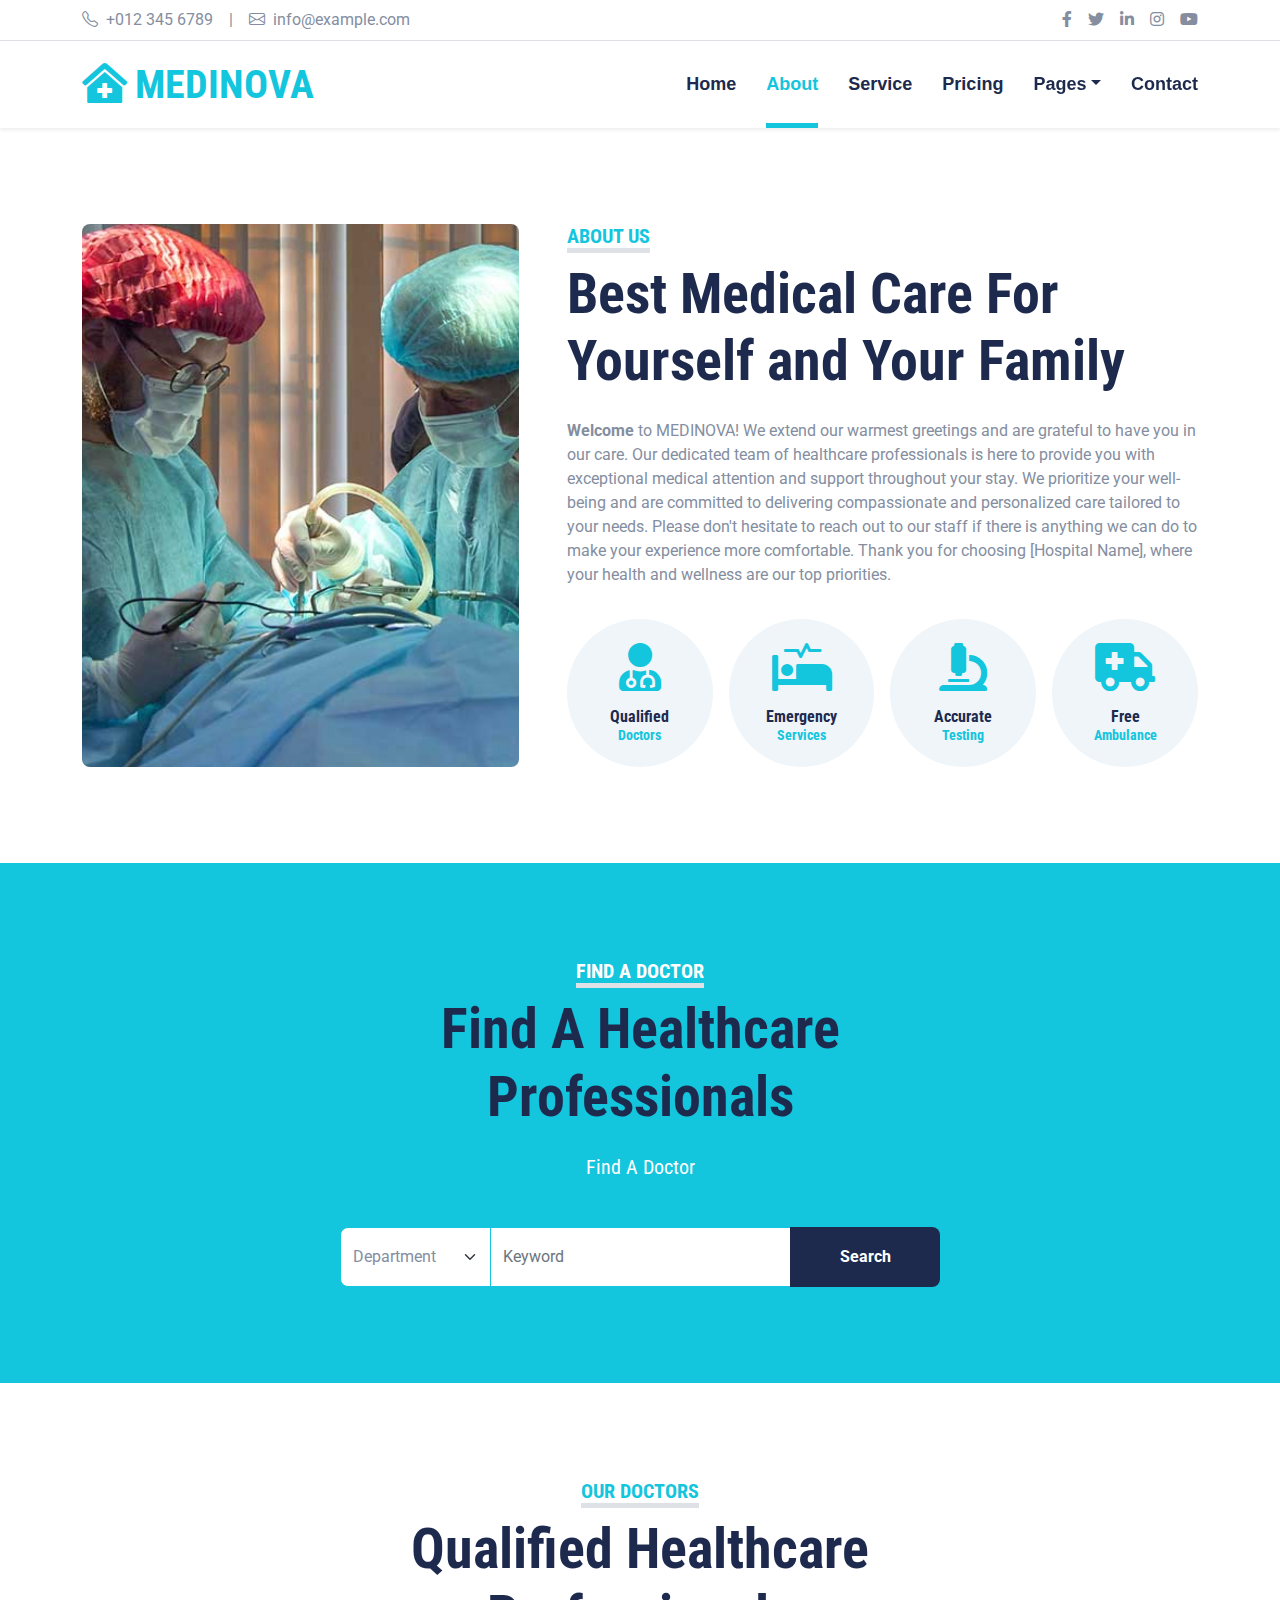
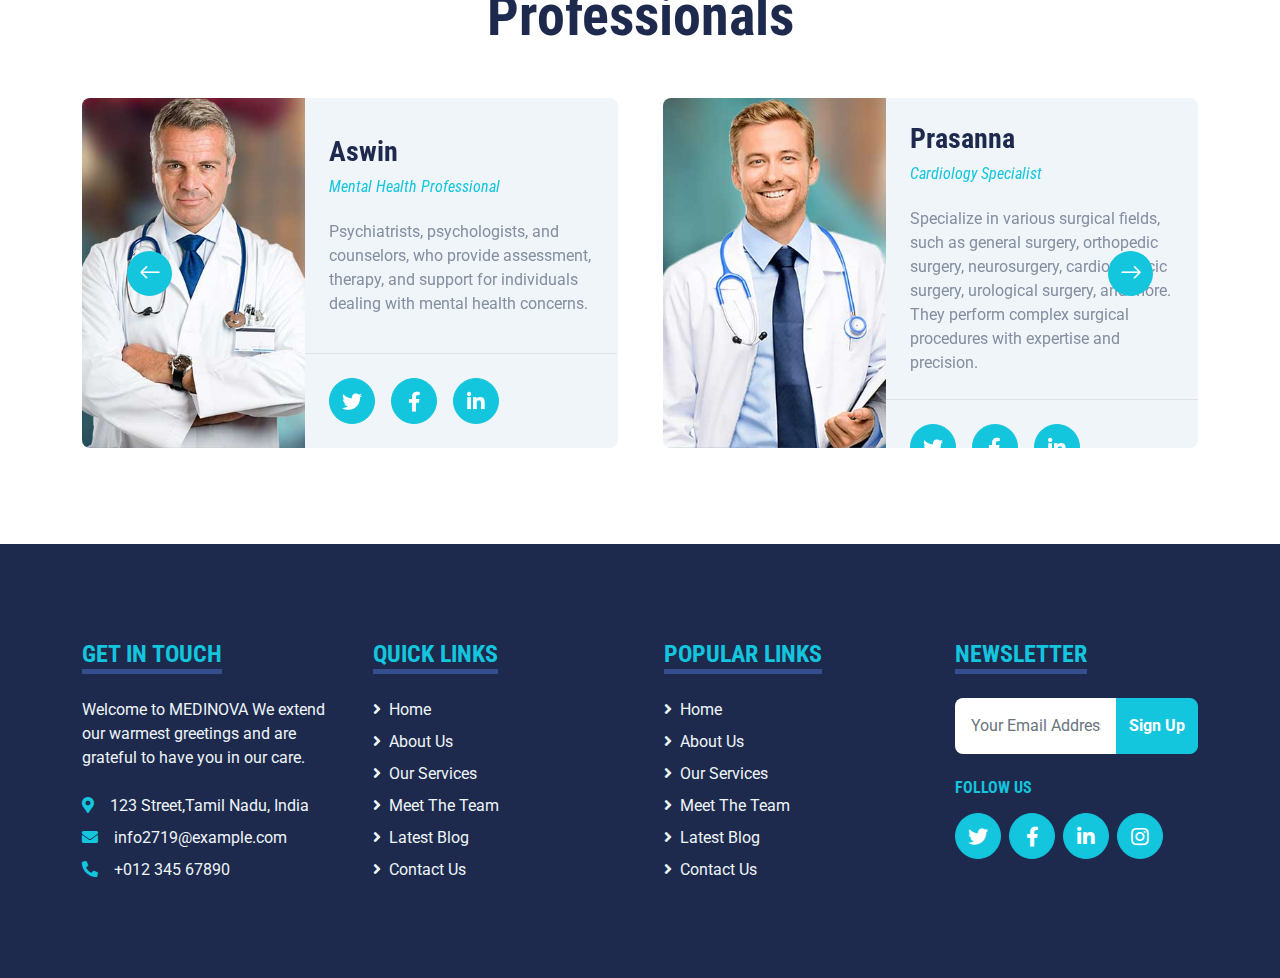
<file: about.html>
<!DOCTYPE html>
<html lang="en">

<head>
    <meta charset="utf-8">
    <title>MEDINOVA - Hospital Website</title>
    <meta content="width=device-width, initial-scale=1.0" name="viewport">
    <meta content="Free HTML Templates" name="keywords">
    <meta content="Free HTML Templates" name="description">

    <!-- Favicon -->
    <link href="img/favicon.ico" rel="icon">

    <!-- Google Web Fonts -->
    <link rel="preconnect" href="https://fonts.gstatic.com">
    <link href="https://fonts.googleapis.com/css2?family=Roboto+Condensed:wght@400;700&family=Roboto:wght@400;700&display=swap" rel="stylesheet">  

    <!-- Icon Font Stylesheet -->
    <link href="https://cdnjs.cloudflare.com/ajax/libs/font-awesome/5.15.0/css/all.min.css" rel="stylesheet">
    <link href="https://cdn.jsdelivr.net/npm/bootstrap-icons@1.4.1/font/bootstrap-icons.css" rel="stylesheet">

    <!-- Libraries Stylesheet -->
    <link href="lib/owlcarousel/assets/owl.carousel.min.css" rel="stylesheet">
    <link href="lib/tempusdominus/css/tempusdominus-bootstrap-4.min.css" rel="stylesheet" />

    <!-- Customized Bootstrap Stylesheet -->
    <link href="css/bootstrap.min.css" rel="stylesheet">

    <!-- Template Stylesheet -->
    <link href="css/style.css" rel="stylesheet">
</head>

<body>
    <!-- Topbar Start -->
    <div class="container-fluid py-2 border-bottom d-none d-lg-block">
        <div class="container">
            <div class="row">
                <div class="col-md-6 text-center text-lg-start mb-2 mb-lg-0">
                    <div class="d-inline-flex align-items-center">
                        <a class="text-decoration-none text-body pe-3" href=""><i class="bi bi-telephone me-2"></i>+012 345 6789</a>
                        <span class="text-body">|</span>
                        <a class="text-decoration-none text-body px-3" href=""><i class="bi bi-envelope me-2"></i>info@example.com</a>
                    </div>
                </div>
                <div class="col-md-6 text-center text-lg-end">
                    <div class="d-inline-flex align-items-center">
                        <a class="text-body px-2" href="">
                            <i class="fab fa-facebook-f"></i>
                        </a>
                        <a class="text-body px-2" href="">
                            <i class="fab fa-twitter"></i>
                        </a>
                        <a class="text-body px-2" href="">
                            <i class="fab fa-linkedin-in"></i>
                        </a>
                        <a class="text-body px-2" href="">
                            <i class="fab fa-instagram"></i>
                        </a>
                        <a class="text-body ps-2" href="">
                            <i class="fab fa-youtube"></i>
                        </a>
                    </div>
                </div>
            </div>
        </div>
    </div>
    <!-- Topbar End -->


    <!-- Navbar Start -->
    <div class="container-fluid sticky-top bg-white shadow-sm mb-5">
        <div class="container">
            <nav class="navbar navbar-expand-lg bg-white navbar-light py-3 py-lg-0">
                <a href="index.html" class="navbar-brand">
                    <h1 class="m-0 text-uppercase text-primary"><i class="fa fa-clinic-medical me-2"></i>Medinova</h1>
                </a>
                <button class="navbar-toggler" type="button" data-bs-toggle="collapse" data-bs-target="#navbarCollapse">
                    <span class="navbar-toggler-icon"></span>
                </button>
                <div class="collapse navbar-collapse" id="navbarCollapse">
                    <div class="navbar-nav ms-auto py-0">
                        <a href="index.html" class="nav-item nav-link">Home</a>
                        <a href="about.html" class="nav-item nav-link active">About</a>
                        <a href="service.html" class="nav-item nav-link">Service</a>
                        <a href="price.html" class="nav-item nav-link">Pricing</a>
                        <div class="nav-item dropdown">
                            <a href="#" class="nav-link dropdown-toggle" data-bs-toggle="dropdown">Pages</a>
                            <div class="dropdown-menu m-0">
                                <a href="blog.html" class="dropdown-item">Blog Grid</a>
                                <a href="detail.html" class="dropdown-item">Blog Detail</a>
                                <a href="team.html" class="dropdown-item">The Team</a>
                                <a href="testimonial.html" class="dropdown-item">Testimonial</a>
                                <a href="appointment.html" class="dropdown-item">Appointment</a>
                                <a href="search.html" class="dropdown-item">Search</a>
                            </div>
                        </div>
                        <a href="contact.html" class="nav-item nav-link">Contact</a>
                    </div>
                </div>
            </nav>
        </div>
    </div>
    <!-- Navbar End -->


    <!-- About Start -->
    <div class="container-fluid py-5">
        <div class="container">
            <div class="row gx-5">
                <div class="col-lg-5 mb-5 mb-lg-0" style="min-height: 500px;">
                    <div class="position-relative h-100">
                        <img class="position-absolute w-100 h-100 rounded" src="img/about.jpg" style="object-fit: cover;">
                    </div>
                </div>
                <div class="col-lg-7">
                    <div class="mb-4">
                        <h5 class="d-inline-block text-primary text-uppercase border-bottom border-5">About Us</h5>
                        <h1 class="display-4">Best Medical Care For Yourself and Your Family</h1>
                    </div>
                    <p><b>Welcome </b> to  MEDINOVA! We extend our warmest greetings and are grateful to have you in our care. Our dedicated team of healthcare professionals is here to provide you with exceptional medical attention and support throughout your stay. We prioritize your well-being and are committed to delivering compassionate and personalized care tailored to your needs. Please don't hesitate to reach out to our staff if there is anything we can do to make your experience more comfortable. Thank you for choosing [Hospital Name], where your health and wellness are our top priorities.</p>
                    <div class="row g-3 pt-3">
                        <div class="col-sm-3 col-6">
                            <div class="bg-light text-center rounded-circle py-4">
                                <i class="fa fa-3x fa-user-md text-primary mb-3"></i>
                                <h6 class="mb-0">Qualified<small class="d-block text-primary">Doctors</small></h6>
                            </div>
                        </div>
                        <div class="col-sm-3 col-6">
                            <div class="bg-light text-center rounded-circle py-4">
                                <i class="fa fa-3x fa-procedures text-primary mb-3"></i>
                                <h6 class="mb-0">Emergency<small class="d-block text-primary">Services</small></h6>
                            </div>
                        </div>
                        <div class="col-sm-3 col-6">
                            <div class="bg-light text-center rounded-circle py-4">
                                <i class="fa fa-3x fa-microscope text-primary mb-3"></i>
                                <h6 class="mb-0">Accurate<small class="d-block text-primary">Testing</small></h6>
                            </div>
                        </div>
                        <div class="col-sm-3 col-6">
                            <div class="bg-light text-center rounded-circle py-4">
                                <i class="fa fa-3x fa-ambulance text-primary mb-3"></i>
                                <h6 class="mb-0">Free<small class="d-block text-primary">Ambulance</small></h6>
                            </div>
                        </div>
                    </div>
                </div>
            </div>
        </div>
    </div>
    <!-- About End -->


    <!-- Search Start -->
    <div class="container-fluid bg-primary my-5 py-5">
        <div class="container py-5">
            <div class="text-center mx-auto mb-5" style="max-width: 500px;">
                <h5 class="d-inline-block text-white text-uppercase border-bottom border-5">Find A Doctor</h5>
                <h1 class="display-4 mb-4">Find A Healthcare Professionals</h1>
                <h5 class="text-white fw-normal">Find A Doctor</h5>
            </div>
            <div class="mx-auto" style="width: 100%; max-width: 600px;">
                <div class="input-group">
                    <select class="form-select border-primary w-25" style="height: 60px;">
                        <option selected>Department</option>
                        <option value="1">Department 1</option>
                        <option value="2">Department 2</option>
                        <option value="3">Department 3</option>
                    </select>
                    <input type="text" class="form-control border-primary w-50" placeholder="Keyword">
                    <button class="btn btn-dark border-0 w-25">Search</button>
                </div>
            </div>
        </div>
    </div>
    <!-- Search End -->


    <!-- Team Start -->
    <div class="container-fluid py-5">
        <div class="container">
            <div class="text-center mx-auto mb-5" style="max-width: 500px;">
                <h5 class="d-inline-block text-primary text-uppercase border-bottom border-5">Our Doctors</h5>
                <h1 class="display-4">Qualified Healthcare Professionals</h1>
            </div>
            <div class="owl-carousel team-carousel position-relative">
                <div class="team-item">
                    <div class="row g-0 bg-light rounded overflow-hidden">
                        <div class="col-12 col-sm-5 h-100">
                            <img class="img-fluid h-100" src="img/team-1.jpg" style="object-fit: cover;">
                        </div>
                        <div class="col-12 col-sm-7 h-100 d-flex flex-column">
                            <div class="mt-auto p-4">
                                <h3>Aswin</h3>
                                <h6 class="fw-normal fst-italic text-primary mb-4">Mental Health Professional</h6>
                                <p class="m-0">Psychiatrists, psychologists, and counselors, who provide assessment, therapy, and support for individuals dealing with mental health concerns.</p>
                            </div>
                            <div class="d-flex mt-auto border-top p-4">
                                <a class="btn btn-lg btn-primary btn-lg-square rounded-circle me-3" href="#"><i class="fab fa-twitter"></i></a>
                                <a class="btn btn-lg btn-primary btn-lg-square rounded-circle me-3" href="#"><i class="fab fa-facebook-f"></i></a>
                                <a class="btn btn-lg btn-primary btn-lg-square rounded-circle" href="#"><i class="fab fa-linkedin-in"></i></a>
                            </div>
                        </div>
                    </div>
                </div>
                <div class="team-item">
                    <div class="row g-0 bg-light rounded overflow-hidden">
                        <div class="col-12 col-sm-5 h-100">
                            <img class="img-fluid h-100" src="img/team-2.jpg" style="object-fit: cover;">
                        </div>
                        <div class="col-12 col-sm-7 h-100 d-flex flex-column">
                            <div class="mt-auto p-4">
                                <h3>Prasanna</h3>
                                <h6 class="fw-normal fst-italic text-primary mb-4">Cardiology Specialist</h6>
                                <p class="m-0">Specialize in various surgical fields, such as general surgery, orthopedic surgery, neurosurgery, cardiothoracic surgery, urological surgery, and more. They perform complex surgical procedures with expertise and precision.</p>
                            </div>
                            <div class="d-flex mt-auto border-top p-4">
                                <a class="btn btn-lg btn-primary btn-lg-square rounded-circle me-3" href="#"><i class="fab fa-twitter"></i></a>
                                <a class="btn btn-lg btn-primary btn-lg-square rounded-circle me-3" href="#"><i class="fab fa-facebook-f"></i></a>
                                <a class="btn btn-lg btn-primary btn-lg-square rounded-circle" href="#"><i class="fab fa-linkedin-in"></i></a>
                            </div>
                        </div>
                    </div>
                </div>
                <div class="team-item">
                    <div class="row g-0 bg-light rounded overflow-hidden">
                        <div class="col-12 col-sm-5 h-100">
                            <img class="img-fluid h-100" src="img/team-3.jpg" style="object-fit: cover;">
                        </div>
                        <div class="col-12 col-sm-7 h-100 d-flex flex-column">
                            <div class="mt-auto p-4">
                                <h3>Jackshiya</h3>
                                <h6 class="fw-normal fst-italic text-primary mb-4">Dentists and Oral Surgeon</h6>
                                <p class="m-0">Qualified dentists and oral surgeons who offer a wide range of dental treatments, including preventive care, restorative procedures, orthodontics, and oral surgeries.</p>
                            </div>
                            <div class="d-flex mt-auto border-top p-4">
                                <a class="btn btn-lg btn-primary btn-lg-square rounded-circle me-3" href="#"><i class="fab fa-twitter"></i></a>
                                <a class="btn btn-lg btn-primary btn-lg-square rounded-circle me-3" href="#"><i class="fab fa-facebook-f"></i></a>
                                <a class="btn btn-lg btn-primary btn-lg-square rounded-circle" href="#"><i class="fab fa-linkedin-in"></i></a>
                            </div>
                        </div>
                    </div>
                </div>
            </div>
        </div>
    </div>
    <!-- Team End -->


    <!-- Footer Start -->
    <div class="container-fluid bg-dark text-light mt-5 py-5">
        <div class="container py-5">
            <div class="row g-5">
                <div class="col-lg-3 col-md-6">
                    <h4 class="d-inline-block text-primary text-uppercase border-bottom border-5 border-secondary mb-4">Get In Touch</h4>
                    <p class="mb-4">Welcome to MEDINOVA We extend our warmest greetings and are grateful to have you in our care.</p>
                    <p class="mb-2"><i class="fa fa-map-marker-alt text-primary me-3"></i>123 Street,Tamil Nadu, India</p>
                    <p class="mb-2"><i class="fa fa-envelope text-primary me-3"></i>info2719@example.com</p>
                    <p class="mb-0"><i class="fa fa-phone-alt text-primary me-3"></i>+012 345 67890</p>
                </div>
                <div class="col-lg-3 col-md-6">
                    <h4 class="d-inline-block text-primary text-uppercase border-bottom border-5 border-secondary mb-4">Quick Links</h4>
                    <div class="d-flex flex-column justify-content-start">
                        <a class="text-light mb-2" href="#"><i class="fa fa-angle-right me-2"></i>Home</a>
                        <a class="text-light mb-2" href="#"><i class="fa fa-angle-right me-2"></i>About Us</a>
                        <a class="text-light mb-2" href="#"><i class="fa fa-angle-right me-2"></i>Our Services</a>
                        <a class="text-light mb-2" href="#"><i class="fa fa-angle-right me-2"></i>Meet The Team</a>
                        <a class="text-light mb-2" href="#"><i class="fa fa-angle-right me-2"></i>Latest Blog</a>
                        <a class="text-light" href="#"><i class="fa fa-angle-right me-2"></i>Contact Us</a>
                    </div>
                </div>
                <div class="col-lg-3 col-md-6">
                    <h4 class="d-inline-block text-primary text-uppercase border-bottom border-5 border-secondary mb-4">Popular Links</h4>
                    <div class="d-flex flex-column justify-content-start">
                        <a class="text-light mb-2" href="#"><i class="fa fa-angle-right me-2"></i>Home</a>
                        <a class="text-light mb-2" href="#"><i class="fa fa-angle-right me-2"></i>About Us</a>
                        <a class="text-light mb-2" href="#"><i class="fa fa-angle-right me-2"></i>Our Services</a>
                        <a class="text-light mb-2" href="#"><i class="fa fa-angle-right me-2"></i>Meet The Team</a>
                        <a class="text-light mb-2" href="#"><i class="fa fa-angle-right me-2"></i>Latest Blog</a>
                        <a class="text-light" href="#"><i class="fa fa-angle-right me-2"></i>Contact Us</a>
                    </div>
                </div>
                <div class="col-lg-3 col-md-6">
                    <h4 class="d-inline-block text-primary text-uppercase border-bottom border-5 border-secondary mb-4">Newsletter</h4>
                    <form action="">
                        <div class="input-group">
                            <input type="text" class="form-control p-3 border-0" placeholder="Your Email Address">
                            <button class="btn btn-primary">Sign Up</button>
                        </div>
                    </form>
                    <h6 class="text-primary text-uppercase mt-4 mb-3">Follow Us</h6>
                    <div class="d-flex">
                        <a class="btn btn-lg btn-primary btn-lg-square rounded-circle me-2" href="#"><i class="fab fa-twitter"></i></a>
                        <a class="btn btn-lg btn-primary btn-lg-square rounded-circle me-2" href="#"><i class="fab fa-facebook-f"></i></a>
                        <a class="btn btn-lg btn-primary btn-lg-square rounded-circle me-2" href="#"><i class="fab fa-linkedin-in"></i></a>
                        <a class="btn btn-lg btn-primary btn-lg-square rounded-circle" href="#"><i class="fab fa-instagram"></i></a>
                    </div>
                </div>
            </div>
        </div>
    </div>
    
    <!-- Footer End -->


    <!-- Back to Top -->
    <a href="#" class="btn btn-lg btn-primary btn-lg-square back-to-top"><i class="bi bi-arrow-up"></i></a>


    <!-- JavaScript Libraries -->
    <script src="https://code.jquery.com/jquery-3.4.1.min.js"></script>
    <script src="https://cdn.jsdelivr.net/npm/bootstrap@5.0.0/dist/js/bootstrap.bundle.min.js"></script>
    <script src="lib/easing/easing.min.js"></script>
    <script src="lib/waypoints/waypoints.min.js"></script>
    <script src="lib/owlcarousel/owl.carousel.min.js"></script>
    <script src="lib/tempusdominus/js/moment.min.js"></script>
    <script src="lib/tempusdominus/js/moment-timezone.min.js"></script>
    <script src="lib/tempusdominus/js/tempusdominus-bootstrap-4.min.js"></script>

    <!-- Template Javascript -->
    <script src="js/main.js"></script>
</body>

</html>
</file>
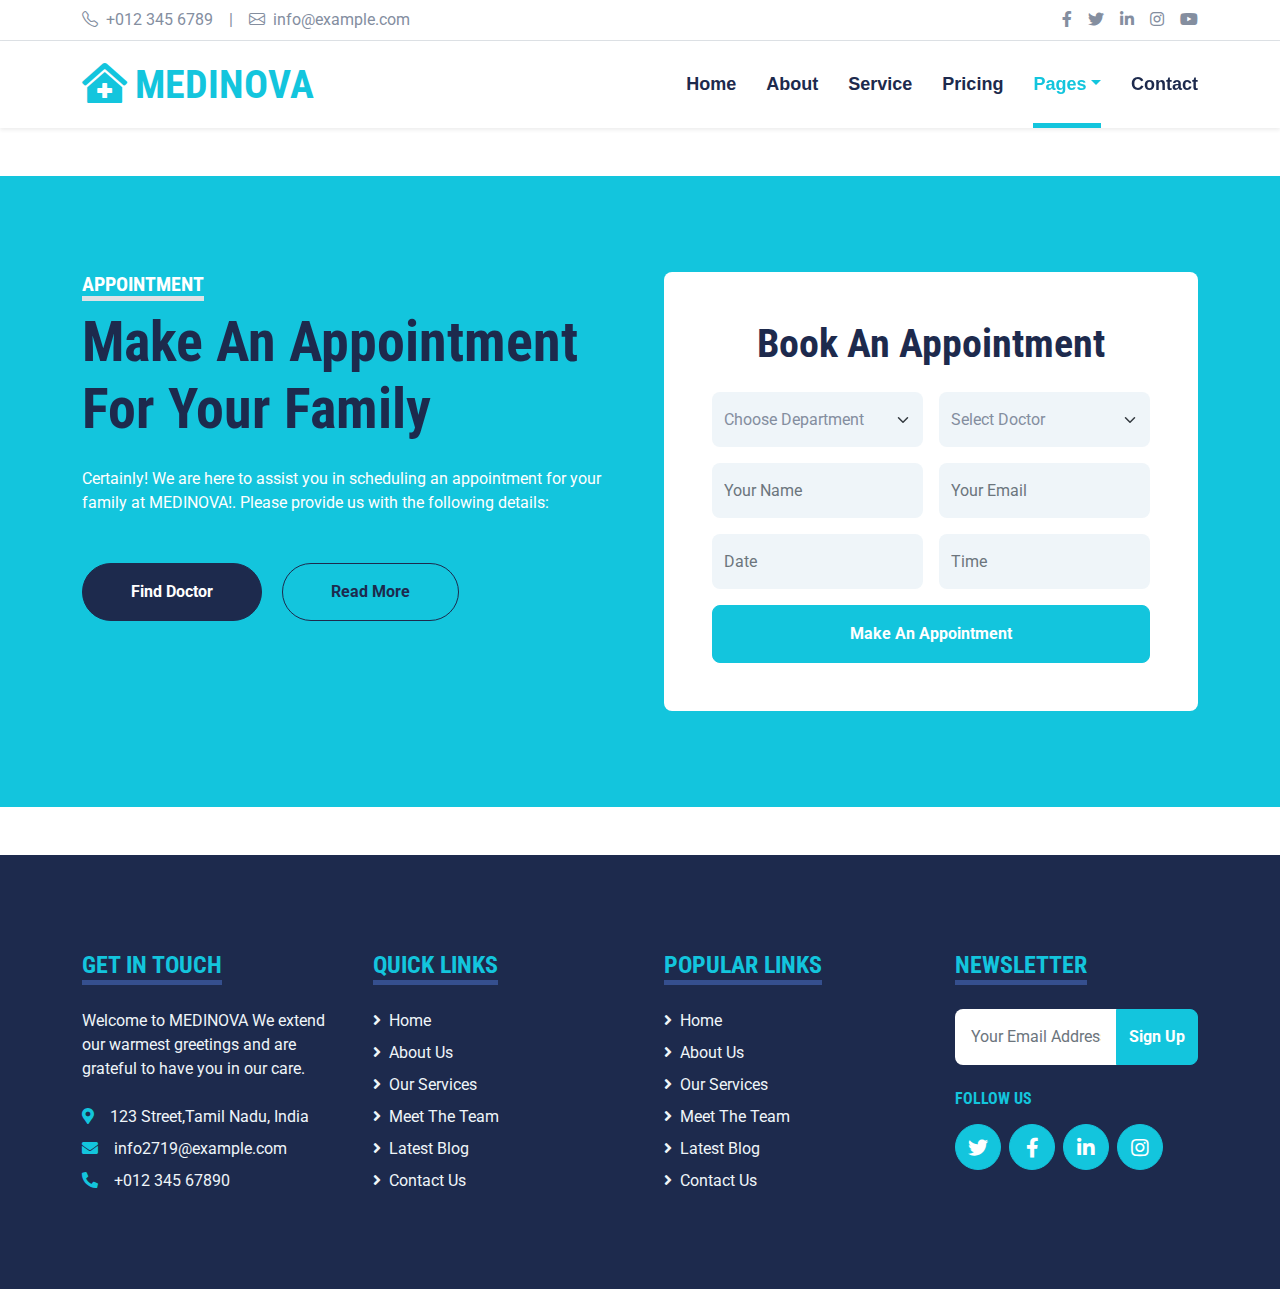
<file: appointment.html>
<!DOCTYPE html>
<html lang="en">

<head>
    <meta charset="utf-8">
    <title>MEDINOVA - Hospital Website</title>
    <meta content="width=device-width, initial-scale=1.0" name="viewport">
    <meta content="Free HTML Templates" name="keywords">
    <meta content="Free HTML Templates" name="description">

    <!-- Favicon -->
    <link href="img/favicon.ico" rel="icon">

    <!-- Google Web Fonts -->
    <link rel="preconnect" href="https://fonts.gstatic.com">
    <link href="https://fonts.googleapis.com/css2?family=Roboto+Condensed:wght@400;700&family=Roboto:wght@400;700&display=swap" rel="stylesheet">  

    <!-- Icon Font Stylesheet -->
    <link href="https://cdnjs.cloudflare.com/ajax/libs/font-awesome/5.15.0/css/all.min.css" rel="stylesheet">
    <link href="https://cdn.jsdelivr.net/npm/bootstrap-icons@1.4.1/font/bootstrap-icons.css" rel="stylesheet">

    <!-- Libraries Stylesheet -->
    <link href="lib/owlcarousel/assets/owl.carousel.min.css" rel="stylesheet">
    <link href="lib/tempusdominus/css/tempusdominus-bootstrap-4.min.css" rel="stylesheet" />

    <!-- Customized Bootstrap Stylesheet -->
    <link href="css/bootstrap.min.css" rel="stylesheet">

    <!-- Template Stylesheet -->
    <link href="css/style.css" rel="stylesheet">
</head>

<body>
    <!-- Topbar Start -->
    <div class="container-fluid py-2 border-bottom d-none d-lg-block">
        <div class="container">
            <div class="row">
                <div class="col-md-6 text-center text-lg-start mb-2 mb-lg-0">
                    <div class="d-inline-flex align-items-center">
                        <a class="text-decoration-none text-body pe-3" href=""><i class="bi bi-telephone me-2"></i>+012 345 6789</a>
                        <span class="text-body">|</span>
                        <a class="text-decoration-none text-body px-3" href=""><i class="bi bi-envelope me-2"></i>info@example.com</a>
                    </div>
                </div>
                <div class="col-md-6 text-center text-lg-end">
                    <div class="d-inline-flex align-items-center">
                        <a class="text-body px-2" href="">
                            <i class="fab fa-facebook-f"></i>
                        </a>
                        <a class="text-body px-2" href="">
                            <i class="fab fa-twitter"></i>
                        </a>
                        <a class="text-body px-2" href="">
                            <i class="fab fa-linkedin-in"></i>
                        </a>
                        <a class="text-body px-2" href="">
                            <i class="fab fa-instagram"></i>
                        </a>
                        <a class="text-body ps-2" href="">
                            <i class="fab fa-youtube"></i>
                        </a>
                    </div>
                </div>
            </div>
        </div>
    </div>
    <!-- Topbar End -->


    <!-- Navbar Start -->
    <div class="container-fluid sticky-top bg-white shadow-sm mb-5">
        <div class="container">
            <nav class="navbar navbar-expand-lg bg-white navbar-light py-3 py-lg-0">
                <a href="index.html" class="navbar-brand">
                    <h1 class="m-0 text-uppercase text-primary"><i class="fa fa-clinic-medical me-2"></i>Medinova</h1>
                </a>
                <button class="navbar-toggler" type="button" data-bs-toggle="collapse" data-bs-target="#navbarCollapse">
                    <span class="navbar-toggler-icon"></span>
                </button>
                <div class="collapse navbar-collapse" id="navbarCollapse">
                    <div class="navbar-nav ms-auto py-0">
                        <a href="index.html" class="nav-item nav-link">Home</a>
                        <a href="about.html" class="nav-item nav-link">About</a>
                        <a href="service.html" class="nav-item nav-link">Service</a>
                        <a href="price.html" class="nav-item nav-link">Pricing</a>
                        <div class="nav-item dropdown">
                            <a href="#" class="nav-link dropdown-toggle active" data-bs-toggle="dropdown">Pages</a>
                            <div class="dropdown-menu m-0">
                                <a href="blog.html" class="dropdown-item">Blog Grid</a>
                                <a href="detail.html" class="dropdown-item">Blog Detail</a>
                                <a href="team.html" class="dropdown-item">The Team</a>
                                <a href="testimonial.html" class="dropdown-item">Testimonial</a>
                                <a href="appointment.html" class="dropdown-item active">Appointment</a>
                                <a href="search.html" class="dropdown-item">Search</a>
                            </div>
                        </div>
                        <a href="contact.html" class="nav-item nav-link">Contact</a>
                    </div>
                </div>
            </nav>
        </div>
    </div>
    <!-- Navbar End -->


    <!-- Appointment Start -->
    <div class="container-fluid bg-primary my-5 py-5">
        <div class="container py-5">
            <div class="row gx-5">
                <div class="col-lg-6 mb-5 mb-lg-0">
                    <div class="mb-4">
                        <h5 class="d-inline-block text-white text-uppercase border-bottom border-5">Appointment</h5>
                        <h1 class="display-4">Make An Appointment For Your Family</h1>
                    </div>
                    <p class="text-white mb-5">Certainly! We are here to assist you in scheduling an appointment for your family at MEDINOVA!. Please provide us with the following details:</p>
                    <a class="btn btn-dark rounded-pill py-3 px-5 me-3" href="">Find Doctor</a>
                    <a class="btn btn-outline-dark rounded-pill py-3 px-5" href="">Read More</a>
                </div>
                <div class="col-lg-6">
                    <div class="bg-white text-center rounded p-5">
                        <h1 class="mb-4">Book An Appointment</h1>
                        <form>
                            <div class="row g-3">
                                <div class="col-12 col-sm-6">
                                    <select class="form-select bg-light border-0" style="height: 55px;">
                                        <option selected>Choose Department</option>
                                        <option value="1">Department 1</option>
                                        <option value="2">Department 2</option>
                                        <option value="3">Department 3</option>
                                    </select>
                                </div>
                                <div class="col-12 col-sm-6">
                                    <select class="form-select bg-light border-0" style="height: 55px;">
                                        <option selected>Select Doctor</option>
                                        <option value="1">Doctor 1</option>
                                        <option value="2">Doctor 2</option>
                                        <option value="3">Doctor 3</option>
                                    </select>
                                </div>
                                <div class="col-12 col-sm-6">
                                    <input type="text" class="form-control bg-light border-0" placeholder="Your Name" style="height: 55px;">
                                </div>
                                <div class="col-12 col-sm-6">
                                    <input type="email" class="form-control bg-light border-0" placeholder="Your Email" style="height: 55px;">
                                </div>
                                <div class="col-12 col-sm-6">
                                    <div class="date" id="date" data-target-input="nearest">
                                        <input type="text"
                                            class="form-control bg-light border-0 datetimepicker-input"
                                            placeholder="Date" data-target="#date" data-toggle="datetimepicker" style="height: 55px;">
                                    </div>
                                </div>
                                <div class="col-12 col-sm-6">
                                    <div class="time" id="time" data-target-input="nearest">
                                        <input type="text"
                                            class="form-control bg-light border-0 datetimepicker-input"
                                            placeholder="Time" data-target="#time" data-toggle="datetimepicker" style="height: 55px;">
                                    </div>
                                </div>
                                <div class="col-12">
                                    <button class="btn btn-primary w-100 py-3" type="submit">Make An Appointment</button>
                                </div>
                            </div>
                        </form>
                    </div>
                </div>
            </div>
        </div>
    </div>
    <!-- Appointment End -->


    <!-- Footer Start -->
    <div class="container-fluid bg-dark text-light mt-5 py-5">
        <div class="container py-5">
            <div class="row g-5">
                <div class="col-lg-3 col-md-6">
                    <h4 class="d-inline-block text-primary text-uppercase border-bottom border-5 border-secondary mb-4">Get In Touch</h4>
                    <p class="mb-4">Welcome to MEDINOVA We extend our warmest greetings and are grateful to have you in our care.</p>
                    <p class="mb-2"><i class="fa fa-map-marker-alt text-primary me-3"></i>123 Street,Tamil Nadu, India</p>
                    <p class="mb-2"><i class="fa fa-envelope text-primary me-3"></i>info2719@example.com</p>
                    <p class="mb-0"><i class="fa fa-phone-alt text-primary me-3"></i>+012 345 67890</p>
                </div>
                <div class="col-lg-3 col-md-6">
                    <h4 class="d-inline-block text-primary text-uppercase border-bottom border-5 border-secondary mb-4">Quick Links</h4>
                    <div class="d-flex flex-column justify-content-start">
                        <a class="text-light mb-2" href="#"><i class="fa fa-angle-right me-2"></i>Home</a>
                        <a class="text-light mb-2" href="#"><i class="fa fa-angle-right me-2"></i>About Us</a>
                        <a class="text-light mb-2" href="#"><i class="fa fa-angle-right me-2"></i>Our Services</a>
                        <a class="text-light mb-2" href="#"><i class="fa fa-angle-right me-2"></i>Meet The Team</a>
                        <a class="text-light mb-2" href="#"><i class="fa fa-angle-right me-2"></i>Latest Blog</a>
                        <a class="text-light" href="#"><i class="fa fa-angle-right me-2"></i>Contact Us</a>
                    </div>
                </div>
                <div class="col-lg-3 col-md-6">
                    <h4 class="d-inline-block text-primary text-uppercase border-bottom border-5 border-secondary mb-4">Popular Links</h4>
                    <div class="d-flex flex-column justify-content-start">
                        <a class="text-light mb-2" href="#"><i class="fa fa-angle-right me-2"></i>Home</a>
                        <a class="text-light mb-2" href="#"><i class="fa fa-angle-right me-2"></i>About Us</a>
                        <a class="text-light mb-2" href="#"><i class="fa fa-angle-right me-2"></i>Our Services</a>
                        <a class="text-light mb-2" href="#"><i class="fa fa-angle-right me-2"></i>Meet The Team</a>
                        <a class="text-light mb-2" href="#"><i class="fa fa-angle-right me-2"></i>Latest Blog</a>
                        <a class="text-light" href="#"><i class="fa fa-angle-right me-2"></i>Contact Us</a>
                    </div>
                </div>
                <div class="col-lg-3 col-md-6">
                    <h4 class="d-inline-block text-primary text-uppercase border-bottom border-5 border-secondary mb-4">Newsletter</h4>
                    <form action="">
                        <div class="input-group">
                            <input type="text" class="form-control p-3 border-0" placeholder="Your Email Address">
                            <button class="btn btn-primary">Sign Up</button>
                        </div>
                    </form>
                    <h6 class="text-primary text-uppercase mt-4 mb-3">Follow Us</h6>
                    <div class="d-flex">
                        <a class="btn btn-lg btn-primary btn-lg-square rounded-circle me-2" href="#"><i class="fab fa-twitter"></i></a>
                        <a class="btn btn-lg btn-primary btn-lg-square rounded-circle me-2" href="#"><i class="fab fa-facebook-f"></i></a>
                        <a class="btn btn-lg btn-primary btn-lg-square rounded-circle me-2" href="#"><i class="fab fa-linkedin-in"></i></a>
                        <a class="btn btn-lg btn-primary btn-lg-square rounded-circle" href="#"><i class="fab fa-instagram"></i></a>
                    </div>
                </div>
            </div>
        </div>
    </div>
    
    <!-- Footer End -->


    <!-- Back to Top -->
    <a href="#" class="btn btn-lg btn-primary btn-lg-square back-to-top"><i class="bi bi-arrow-up"></i></a>


    <!-- JavaScript Libraries -->
    <script src="https://code.jquery.com/jquery-3.4.1.min.js"></script>
    <script src="https://cdn.jsdelivr.net/npm/bootstrap@5.0.0/dist/js/bootstrap.bundle.min.js"></script>
    <script src="lib/easing/easing.min.js"></script>
    <script src="lib/waypoints/waypoints.min.js"></script>
    <script src="lib/owlcarousel/owl.carousel.min.js"></script>
    <script src="lib/tempusdominus/js/moment.min.js"></script>
    <script src="lib/tempusdominus/js/moment-timezone.min.js"></script>
    <script src="lib/tempusdominus/js/tempusdominus-bootstrap-4.min.js"></script>

    <!-- Template Javascript -->
    <script src="js/main.js"></script>
</body>

</html>
</file>
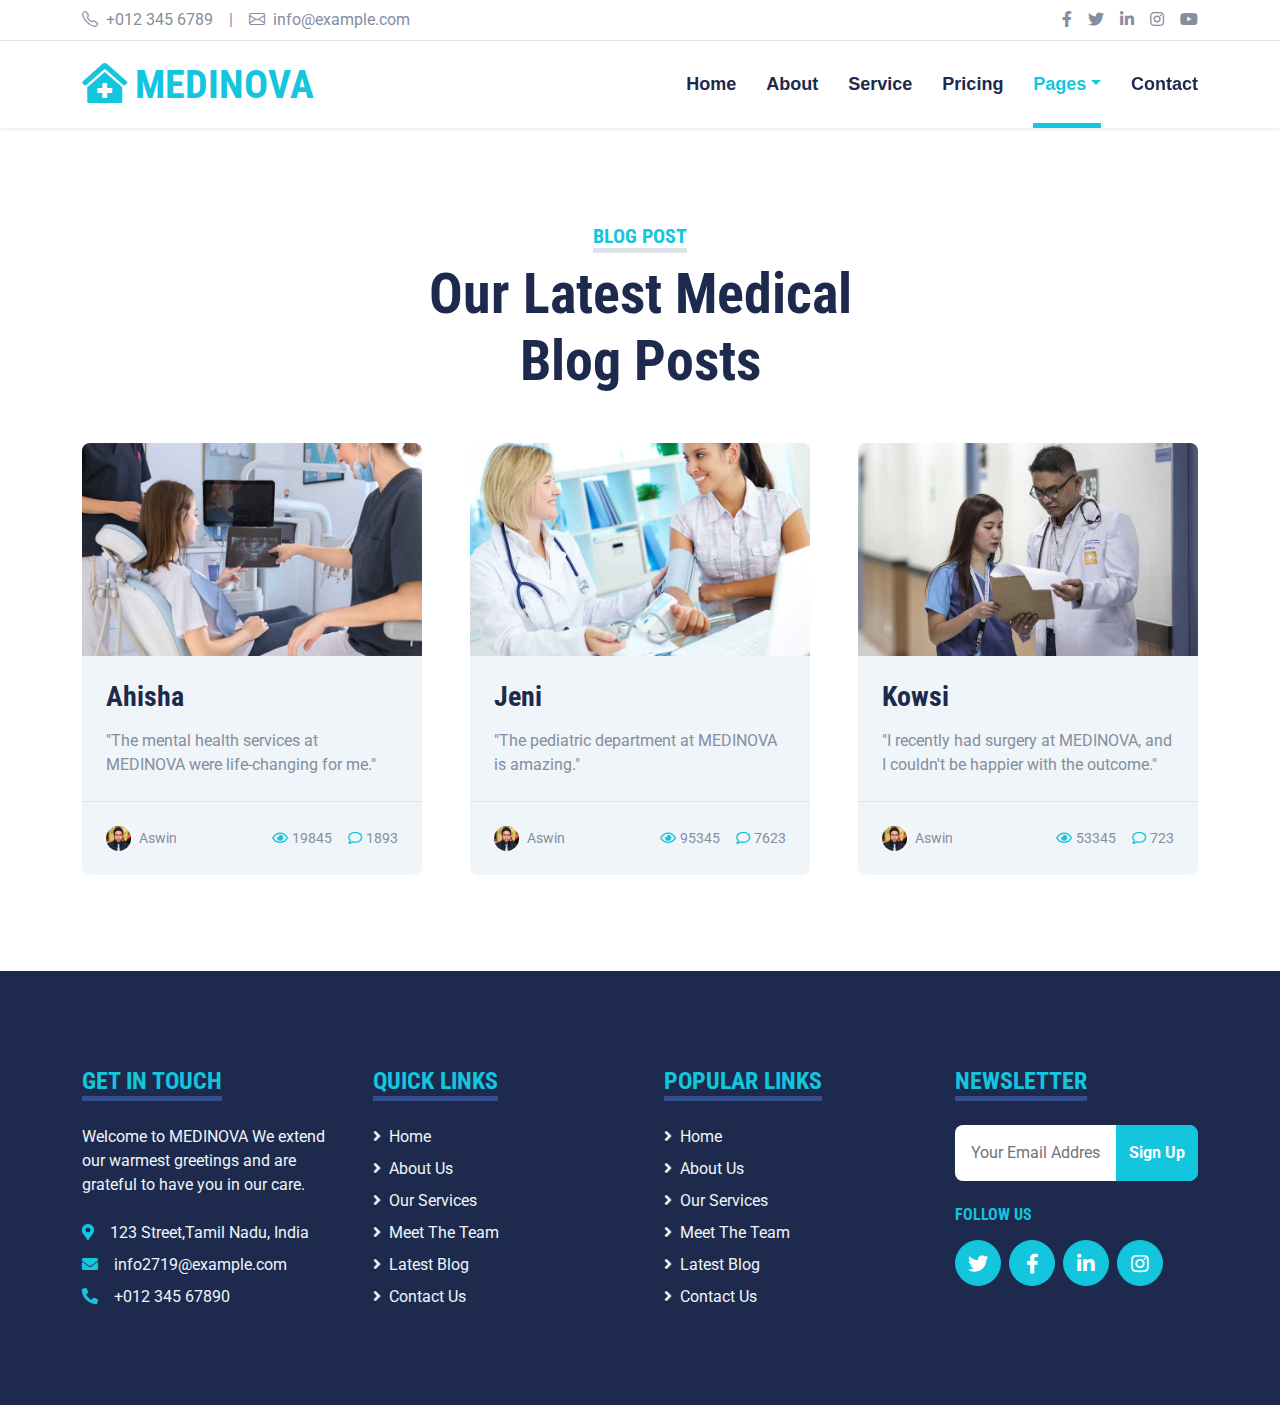
<file: blog.html>
<!DOCTYPE html>
<html lang="en">

<head>
    <meta charset="utf-8">
    <title>MEDINOVA - Hospital Website </title>
    <meta content="width=device-width, initial-scale=1.0" name="viewport">
    <meta content="Free HTML Templates" name="keywords">
    <meta content="Free HTML Templates" name="description">

    <!-- Favicon -->
    <link href="img/favicon.ico" rel="icon">

    <!-- Google Web Fonts -->
    <link rel="preconnect" href="https://fonts.gstatic.com">
    <link href="https://fonts.googleapis.com/css2?family=Roboto+Condensed:wght@400;700&family=Roboto:wght@400;700&display=swap" rel="stylesheet">  

    <!-- Icon Font Stylesheet -->
    <link href="https://cdnjs.cloudflare.com/ajax/libs/font-awesome/5.15.0/css/all.min.css" rel="stylesheet">
    <link href="https://cdn.jsdelivr.net/npm/bootstrap-icons@1.4.1/font/bootstrap-icons.css" rel="stylesheet">

    <!-- Libraries Stylesheet -->
    <link href="lib/owlcarousel/assets/owl.carousel.min.css" rel="stylesheet">
    <link href="lib/tempusdominus/css/tempusdominus-bootstrap-4.min.css" rel="stylesheet" />

    <!-- Customized Bootstrap Stylesheet -->
    <link href="css/bootstrap.min.css" rel="stylesheet">

    <!-- Template Stylesheet -->
    <link href="css/style.css" rel="stylesheet">
</head>

<body>
    <!-- Topbar Start -->
    <div class="container-fluid py-2 border-bottom d-none d-lg-block">
        <div class="container">
            <div class="row">
                <div class="col-md-6 text-center text-lg-start mb-2 mb-lg-0">
                    <div class="d-inline-flex align-items-center">
                        <a class="text-decoration-none text-body pe-3" href=""><i class="bi bi-telephone me-2"></i>+012 345 6789</a>
                        <span class="text-body">|</span>
                        <a class="text-decoration-none text-body px-3" href=""><i class="bi bi-envelope me-2"></i>info@example.com</a>
                    </div>
                </div>
                <div class="col-md-6 text-center text-lg-end">
                    <div class="d-inline-flex align-items-center">
                        <a class="text-body px-2" href="">
                            <i class="fab fa-facebook-f"></i>
                        </a>
                        <a class="text-body px-2" href="">
                            <i class="fab fa-twitter"></i>
                        </a>
                        <a class="text-body px-2" href="">
                            <i class="fab fa-linkedin-in"></i>
                        </a>
                        <a class="text-body px-2" href="">
                            <i class="fab fa-instagram"></i>
                        </a>
                        <a class="text-body ps-2" href="">
                            <i class="fab fa-youtube"></i>
                        </a>
                    </div>
                </div>
            </div>
        </div>
    </div>
    <!-- Topbar End -->


    <!-- Navbar Start -->
    <div class="container-fluid sticky-top bg-white shadow-sm mb-5">
        <div class="container">
            <nav class="navbar navbar-expand-lg bg-white navbar-light py-3 py-lg-0">
                <a href="index.html" class="navbar-brand">
                    <h1 class="m-0 text-uppercase text-primary"><i class="fa fa-clinic-medical me-2"></i>Medinova</h1>
                </a>
                <button class="navbar-toggler" type="button" data-bs-toggle="collapse" data-bs-target="#navbarCollapse">
                    <span class="navbar-toggler-icon"></span>
                </button>
                <div class="collapse navbar-collapse" id="navbarCollapse">
                    <div class="navbar-nav ms-auto py-0">
                        <a href="index.html" class="nav-item nav-link">Home</a>
                        <a href="about.html" class="nav-item nav-link">About</a>
                        <a href="service.html" class="nav-item nav-link">Service</a>
                        <a href="price.html" class="nav-item nav-link">Pricing</a>
                        <div class="nav-item dropdown">
                            <a href="#" class="nav-link dropdown-toggle active" data-bs-toggle="dropdown">Pages</a>
                            <div class="dropdown-menu m-0">
                                <a href="blog.html" class="dropdown-item active">Blog Grid</a>
                                <a href="detail.html" class="dropdown-item">Blog Detail</a>
                                <a href="team.html" class="dropdown-item">The Team</a>
                                <a href="testimonial.html" class="dropdown-item">Testimonial</a>
                                <a href="appointment.html" class="dropdown-item">Appointment</a>
                                <a href="search.html" class="dropdown-item">Search</a>
                            </div>
                        </div>
                        <a href="contact.html" class="nav-item nav-link">Contact</a>
                    </div>
                </div>
            </nav>
        </div>
    </div>
    <!-- Navbar End -->


    <!-- Blog Start -->
    <div class="container-fluid py-5">
        <div class="container">
            <div class="text-center mx-auto mb-5" style="max-width: 500px;">
                <h5 class="d-inline-block text-primary text-uppercase border-bottom border-5">Blog Post</h5>
                <h1 class="display-4">Our Latest Medical Blog Posts</h1>
            </div>
            <div class="row g-5">
                <div class="col-xl-4 col-lg-6">
                    <div class="bg-light rounded overflow-hidden">
                        <img class="img-fluid w-100" src="img/blog-1.jpg" alt="">
                        <div class="p-4">
                            <a class="h3 d-block mb-3" href="">Ahisha</a>
                            <p class="m-0">"The mental health services at MEDINOVA were life-changing for me."</p>
                        </div>
                        <div class="d-flex justify-content-between border-top p-4">
                            <div class="d-flex align-items-center">
                                <img class="rounded-circle me-2" src="img/user.jpg" width="25" height="25" alt="">
                                <small>Aswin</small>
                            </div>
                            <div class="d-flex align-items-center">
                                <small class="ms-3"><i class="far fa-eye text-primary me-1"></i>19845</small>
                                <small class="ms-3"><i class="far fa-comment text-primary me-1"></i>1893</small>
                            </div>
                        </div>
                    </div>
                </div>
                <div class="col-xl-4 col-lg-6">
                    <div class="bg-light rounded overflow-hidden">
                        <img class="img-fluid w-100" src="img/blog-2.jpg" alt="">
                        <div class="p-4">
                            <a class="h3 d-block mb-3" href=""> Jeni</a>
                            <p class="m-0">"The pediatric department at MEDINOVA is amazing."</p>
                        </div>
                        <div class="d-flex justify-content-between border-top p-4">
                            <div class="d-flex align-items-center">
                                <img class="rounded-circle me-2" src="img/user.jpg" width="25" height="25" alt="">
                                <small>Aswin</small>
                            </div>
                            <div class="d-flex align-items-center">
                                <small class="ms-3"><i class="far fa-eye text-primary me-1"></i>95345</small>
                                <small class="ms-3"><i class="far fa-comment text-primary me-1"></i>7623</small>
                            </div>
                        </div>
                    </div>
                </div>
                <div class="col-xl-4 col-lg-6">
                    <div class="bg-light rounded overflow-hidden">
                        <img class="img-fluid w-100" src="img/blog-3.jpg" alt="">
                        <div class="p-4">
                            <a class="h3 d-block mb-3" href="">Kowsi</a>
                            <p class="m-0">"I recently had surgery at MEDINOVA, and I couldn't be happier with the outcome."</p>
                        </div>
                        <div class="d-flex justify-content-between border-top p-4">
                            <div class="d-flex align-items-center">
                                <img class="rounded-circle me-2" src="img/user.jpg" width="25" height="25" alt="">
                                <small>Aswin</small>
                            </div>
                            <div class="d-flex align-items-center">
                                <small class="ms-3"><i class="far fa-eye text-primary me-1"></i>53345</small>
                                <small class="ms-3"><i class="far fa-comment text-primary me-1"></i>723</small>
                            </div>
                        </div>
                    </div>
                </div>
            </div>
        </div>
    </div>
    <!-- Blog End -->
    

    <!-- Footer Start -->
    <div class="container-fluid bg-dark text-light mt-5 py-5">
        <div class="container py-5">
            <div class="row g-5">
                <div class="col-lg-3 col-md-6">
                    <h4 class="d-inline-block text-primary text-uppercase border-bottom border-5 border-secondary mb-4">Get In Touch</h4>
                    <p class="mb-4">Welcome to MEDINOVA We extend our warmest greetings and are grateful to have you in our care.</p>
                    <p class="mb-2"><i class="fa fa-map-marker-alt text-primary me-3"></i>123 Street,Tamil Nadu, India</p>
                    <p class="mb-2"><i class="fa fa-envelope text-primary me-3"></i>info2719@example.com</p>
                    <p class="mb-0"><i class="fa fa-phone-alt text-primary me-3"></i>+012 345 67890</p>
                </div>
                <div class="col-lg-3 col-md-6">
                    <h4 class="d-inline-block text-primary text-uppercase border-bottom border-5 border-secondary mb-4">Quick Links</h4>
                    <div class="d-flex flex-column justify-content-start">
                        <a class="text-light mb-2" href="#"><i class="fa fa-angle-right me-2"></i>Home</a>
                        <a class="text-light mb-2" href="#"><i class="fa fa-angle-right me-2"></i>About Us</a>
                        <a class="text-light mb-2" href="#"><i class="fa fa-angle-right me-2"></i>Our Services</a>
                        <a class="text-light mb-2" href="#"><i class="fa fa-angle-right me-2"></i>Meet The Team</a>
                        <a class="text-light mb-2" href="#"><i class="fa fa-angle-right me-2"></i>Latest Blog</a>
                        <a class="text-light" href="#"><i class="fa fa-angle-right me-2"></i>Contact Us</a>
                    </div>
                </div>
                <div class="col-lg-3 col-md-6">
                    <h4 class="d-inline-block text-primary text-uppercase border-bottom border-5 border-secondary mb-4">Popular Links</h4>
                    <div class="d-flex flex-column justify-content-start">
                        <a class="text-light mb-2" href="#"><i class="fa fa-angle-right me-2"></i>Home</a>
                        <a class="text-light mb-2" href="#"><i class="fa fa-angle-right me-2"></i>About Us</a>
                        <a class="text-light mb-2" href="#"><i class="fa fa-angle-right me-2"></i>Our Services</a>
                        <a class="text-light mb-2" href="#"><i class="fa fa-angle-right me-2"></i>Meet The Team</a>
                        <a class="text-light mb-2" href="#"><i class="fa fa-angle-right me-2"></i>Latest Blog</a>
                        <a class="text-light" href="#"><i class="fa fa-angle-right me-2"></i>Contact Us</a>
                    </div>
                </div>
                <div class="col-lg-3 col-md-6">
                    <h4 class="d-inline-block text-primary text-uppercase border-bottom border-5 border-secondary mb-4">Newsletter</h4>
                    <form action="">
                        <div class="input-group">
                            <input type="text" class="form-control p-3 border-0" placeholder="Your Email Address">
                            <button class="btn btn-primary">Sign Up</button>
                        </div>
                    </form>
                    <h6 class="text-primary text-uppercase mt-4 mb-3">Follow Us</h6>
                    <div class="d-flex">
                        <a class="btn btn-lg btn-primary btn-lg-square rounded-circle me-2" href="#"><i class="fab fa-twitter"></i></a>
                        <a class="btn btn-lg btn-primary btn-lg-square rounded-circle me-2" href="#"><i class="fab fa-facebook-f"></i></a>
                        <a class="btn btn-lg btn-primary btn-lg-square rounded-circle me-2" href="#"><i class="fab fa-linkedin-in"></i></a>
                        <a class="btn btn-lg btn-primary btn-lg-square rounded-circle" href="#"><i class="fab fa-instagram"></i></a>
                    </div>
                </div>
            </div>
        </div>
    </div>
    
    <!-- Footer End -->


    <!-- Back to Top -->
    <a href="#" class="btn btn-lg btn-primary btn-lg-square back-to-top"><i class="bi bi-arrow-up"></i></a>


    <!-- JavaScript Libraries -->
    <script src="https://code.jquery.com/jquery-3.4.1.min.js"></script>
    <script src="https://cdn.jsdelivr.net/npm/bootstrap@5.0.0/dist/js/bootstrap.bundle.min.js"></script>
    <script src="lib/easing/easing.min.js"></script>
    <script src="lib/waypoints/waypoints.min.js"></script>
    <script src="lib/owlcarousel/owl.carousel.min.js"></script>
    <script src="lib/tempusdominus/js/moment.min.js"></script>
    <script src="lib/tempusdominus/js/moment-timezone.min.js"></script>
    <script src="lib/tempusdominus/js/tempusdominus-bootstrap-4.min.js"></script>

    <!-- Template Javascript -->
    <script src="js/main.js"></script>
</body>

</html>
</file>
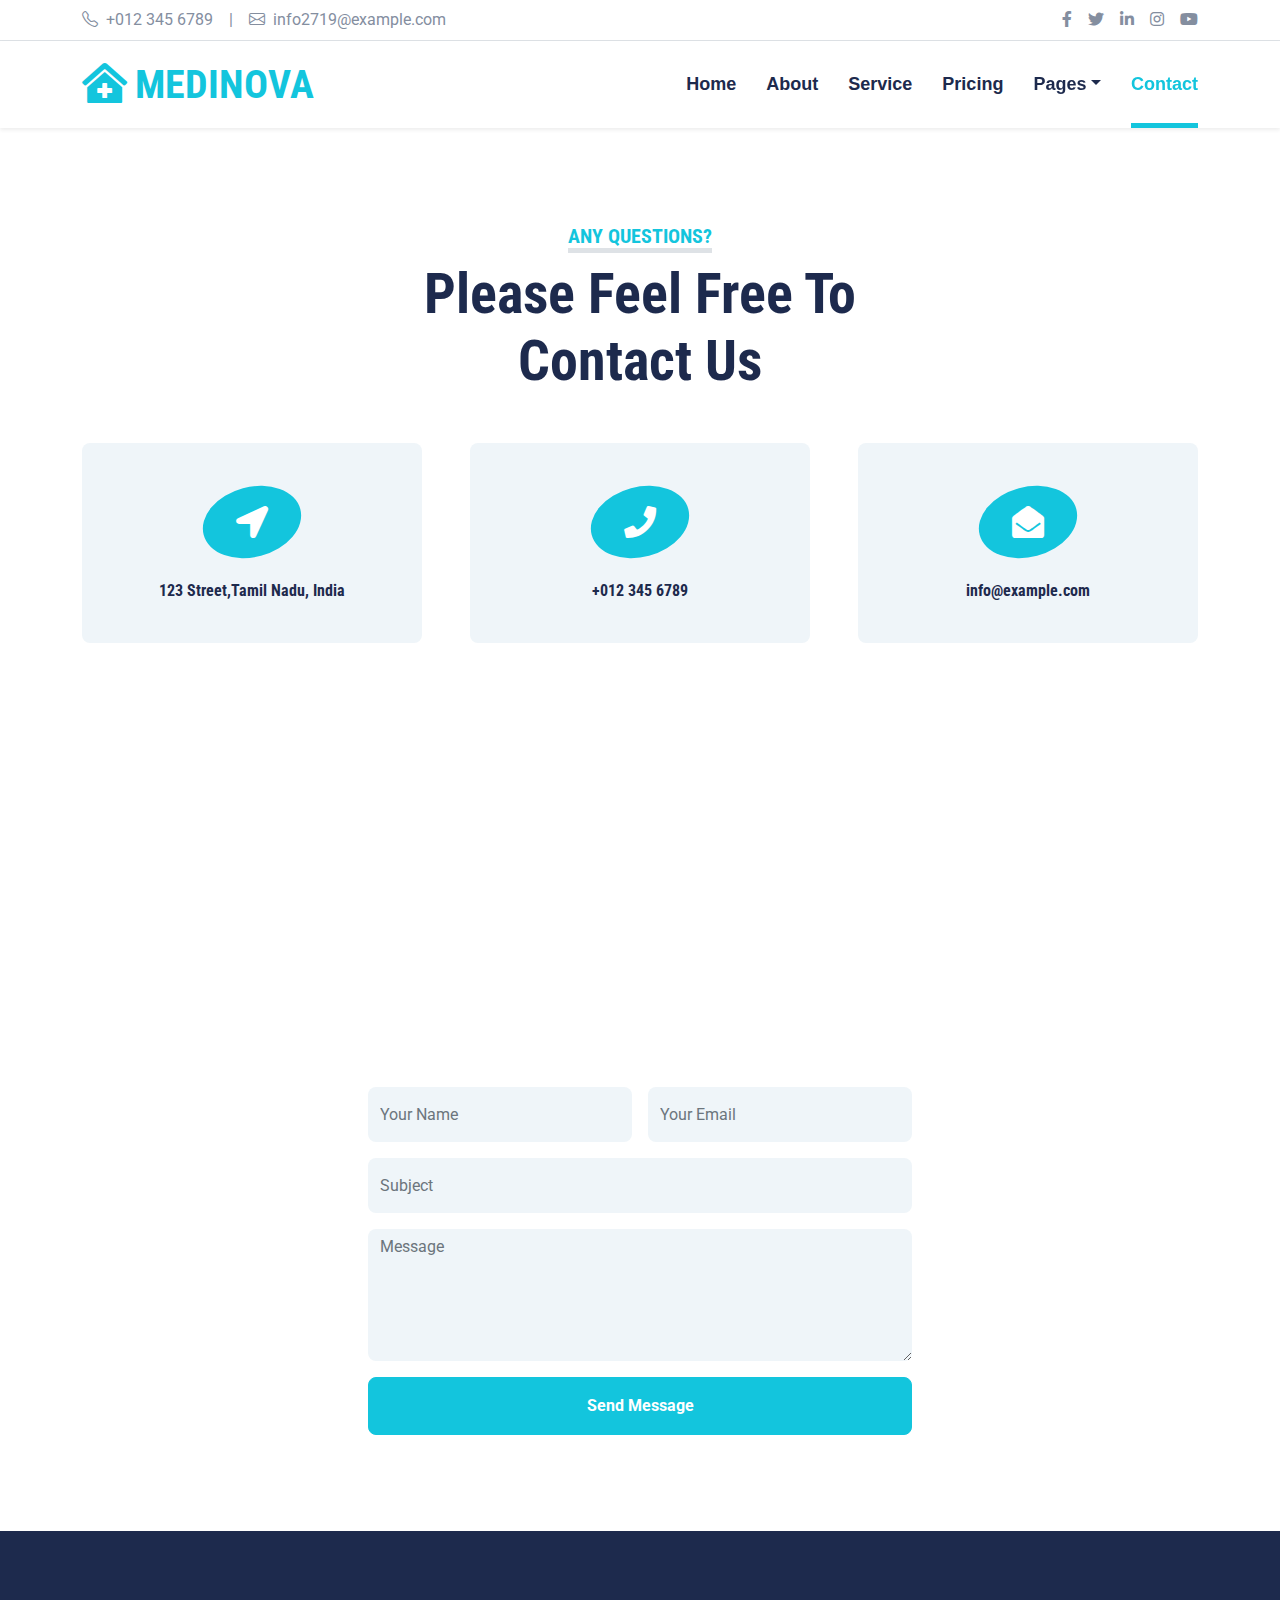
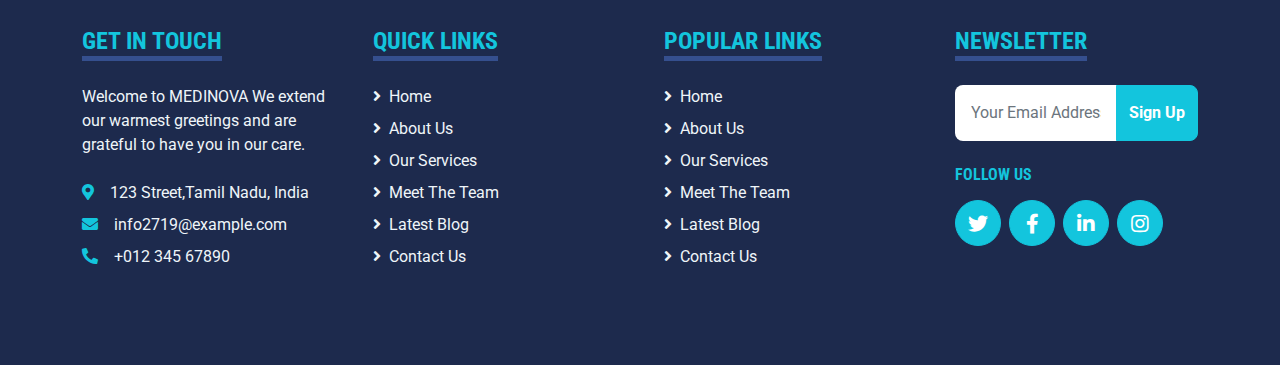
<file: contact.html>
<!DOCTYPE html>
<html lang="en">

<head>
    <meta charset="utf-8">
    <title>MEDINOVA - Hospital Website</title>
    <meta content="width=device-width, initial-scale=1.0" name="viewport">
    <meta content="Free HTML Templates" name="keywords">
    <meta content="Free HTML Templates" name="description">

    <!-- Favicon -->
    <link href="img/favicon.ico" rel="icon">

    <!-- Google Web Fonts -->
    <link rel="preconnect" href="https://fonts.gstatic.com">
    <link href="https://fonts.googleapis.com/css2?family=Roboto+Condensed:wght@400;700&family=Roboto:wght@400;700&display=swap" rel="stylesheet">  

    <!-- Icon Font Stylesheet -->
    <link href="https://cdnjs.cloudflare.com/ajax/libs/font-awesome/5.15.0/css/all.min.css" rel="stylesheet">
    <link href="https://cdn.jsdelivr.net/npm/bootstrap-icons@1.4.1/font/bootstrap-icons.css" rel="stylesheet">

    <!-- Libraries Stylesheet -->
    <link href="lib/owlcarousel/assets/owl.carousel.min.css" rel="stylesheet">
    <link href="lib/tempusdominus/css/tempusdominus-bootstrap-4.min.css" rel="stylesheet" />

    <!-- Customized Bootstrap Stylesheet -->
    <link href="css/bootstrap.min.css" rel="stylesheet">

    <!-- Template Stylesheet -->
    <link href="css/style.css" rel="stylesheet">
</head>

<body>
    <!-- Topbar Start -->
    <div class="container-fluid py-2 border-bottom d-none d-lg-block">
        <div class="container">
            <div class="row">
                <div class="col-md-6 text-center text-lg-start mb-2 mb-lg-0">
                    <div class="d-inline-flex align-items-center">
                        <a class="text-decoration-none text-body pe-3" href=""><i class="bi bi-telephone me-2"></i>+012 345 6789</a>
                        <span class="text-body">|</span>
                        <a class="text-decoration-none text-body px-3" href=""><i class="bi bi-envelope me-2"></i>info2719@example.com</a>
                    </div>
                </div>
                <div class="col-md-6 text-center text-lg-end">
                    <div class="d-inline-flex align-items-center">
                        <a class="text-body px-2" href="">
                            <i class="fab fa-facebook-f"></i>
                        </a>
                        <a class="text-body px-2" href="">
                            <i class="fab fa-twitter"></i>
                        </a>
                        <a class="text-body px-2" href="">
                            <i class="fab fa-linkedin-in"></i>
                        </a>
                        <a class="text-body px-2" href="">
                            <i class="fab fa-instagram"></i>
                        </a>
                        <a class="text-body ps-2" href="">
                            <i class="fab fa-youtube"></i>
                        </a>
                    </div>
                </div>
            </div>
        </div>
    </div>
    <!-- Topbar End -->


    <!-- Navbar Start -->
    <div class="container-fluid sticky-top bg-white shadow-sm mb-5">
        <div class="container">
            <nav class="navbar navbar-expand-lg bg-white navbar-light py-3 py-lg-0">
                <a href="index.html" class="navbar-brand">
                    <h1 class="m-0 text-uppercase text-primary"><i class="fa fa-clinic-medical me-2"></i>Medinova</h1>
                </a>
                <button class="navbar-toggler" type="button" data-bs-toggle="collapse" data-bs-target="#navbarCollapse">
                    <span class="navbar-toggler-icon"></span>
                </button>
                <div class="collapse navbar-collapse" id="navbarCollapse">
                    <div class="navbar-nav ms-auto py-0">
                        <a href="index.html" class="nav-item nav-link">Home</a>
                        <a href="about.html" class="nav-item nav-link">About</a>
                        <a href="service.html" class="nav-item nav-link">Service</a>
                        <a href="price.html" class="nav-item nav-link">Pricing</a>
                        <div class="nav-item dropdown">
                            <a href="#" class="nav-link dropdown-toggle" data-bs-toggle="dropdown">Pages</a>
                            <div class="dropdown-menu m-0">
                                <a href="blog.html" class="dropdown-item">Blog Grid</a>
                                <a href="detail.html" class="dropdown-item">Blog Detail</a>
                                <a href="team.html" class="dropdown-item">The Team</a>
                                <a href="testimonial.html" class="dropdown-item">Testimonial</a>
                                <a href="appointment.html" class="dropdown-item">Appointment</a>
                                <a href="search.html" class="dropdown-item">Search</a>
                            </div>
                        </div>
                        <a href="contact.html" class="nav-item nav-link active">Contact</a>
                    </div>
                </div>
            </nav>
        </div>
    </div>
    <!-- Navbar End -->


    <!-- Contact Start -->
    <div class="container-fluid pt-5">
        <div class="container">
            <div class="text-center mx-auto mb-5" style="max-width: 500px;">
                <h5 class="d-inline-block text-primary text-uppercase border-bottom border-5">Any Questions?</h5>
                <h1 class="display-4">Please Feel Free To Contact Us</h1>
            </div>
            <div class="row g-5 mb-5">
                <div class="col-lg-4">
                    <div class="bg-light rounded d-flex flex-column align-items-center justify-content-center text-center" style="height: 200px;">
                        <div class="d-flex align-items-center justify-content-center bg-primary rounded-circle mb-4" style="width: 100px; height: 70px; transform: rotate(-15deg);">
                            <i class="fa fa-2x fa-location-arrow text-white" style="transform: rotate(15deg);"></i>
                        </div>
                        <h6 class="mb-0">123 Street,Tamil Nadu, India</h6>
                    </div>
                </div>
                <div class="col-lg-4">
                    <div class="bg-light rounded d-flex flex-column align-items-center justify-content-center text-center" style="height: 200px;">
                        <div class="d-flex align-items-center justify-content-center bg-primary rounded-circle mb-4" style="width: 100px; height: 70px; transform: rotate(-15deg);">
                            <i class="fa fa-2x fa-phone text-white" style="transform: rotate(15deg);"></i>
                        </div>
                        <h6 class="mb-0">+012 345 6789</h6>
                    </div>
                </div>
                <div class="col-lg-4">
                    <div class="bg-light rounded d-flex flex-column align-items-center justify-content-center text-center" style="height: 200px;">
                        <div class="d-flex align-items-center justify-content-center bg-primary rounded-circle mb-4" style="width: 100px; height: 70px; transform: rotate(-15deg);">
                            <i class="fa fa-2x fa-envelope-open text-white" style="transform: rotate(15deg);"></i>
                        </div>
                        <h6 class="mb-0">info@example.com</h6>
                    </div>
                </div>
            </div>
            <div class="row">
                <div class="col-12" style="height: 500px;">
                    <div class="position-relative h-100">
                        <iframe class="position-relative w-100 h-100"
                            src="https://www.google.com/maps/embed?pb=!1m18!1m12!1m3!1d3001156.4288297426!2d-78.01371936852176!3d42.72876761954724!2m3!1f0!2f0!3f0!3m2!1i1024!2i768!4f13.1!3m3!1m2!1s0x4ccc4bf0f123a5a9%3A0xddcfc6c1de189567!2sNew%20York%2C%20USA!5e0!3m2!1sen!2sbd!4v1603794290143!5m2!1sen!2sbd"
                            frameborder="0" style="border:0;" allowfullscreen="" aria-hidden="false"
                            tabindex="0"></iframe>
                    </div>
                </div>
            </div>
            <div class="row justify-content-center position-relative" style="margin-top: -200px; z-index: 1;">
                <div class="col-lg-8">
                    <div class="bg-white rounded p-5 m-5 mb-0">
                        <form>
                            <div class="row g-3">
                                <div class="col-12 col-sm-6">
                                    <input type="text" class="form-control bg-light border-0" placeholder="Your Name" style="height: 55px;">
                                </div>
                                <div class="col-12 col-sm-6">
                                    <input type="email" class="form-control bg-light border-0" placeholder="Your Email" style="height: 55px;">
                                </div>
                                <div class="col-12">
                                    <input type="text" class="form-control bg-light border-0" placeholder="Subject" style="height: 55px;">
                                </div>
                                <div class="col-12">
                                    <textarea class="form-control bg-light border-0" rows="5" placeholder="Message"></textarea>
                                </div>
                                <div class="col-12">
                                    <button class="btn btn-primary w-100 py-3" type="submit">Send Message</button>
                                </div>
                            </div>
                        </form>
                    </div>
                </div>
            </div>
        </div>
    </div>
    <!-- Contact End -->


    <!-- Footer Start -->
    <div class="container-fluid bg-dark text-light mt-5 py-5">
        <div class="container py-5">
            <div class="row g-5">
                <div class="col-lg-3 col-md-6">
                    <h4 class="d-inline-block text-primary text-uppercase border-bottom border-5 border-secondary mb-4">Get In Touch</h4>
                    <p class="mb-4">Welcome to MEDINOVA We extend our warmest greetings and are grateful to have you in our care.</p>                    <p class="mb-2"><i class="fa fa-map-marker-alt text-primary me-3"></i>123 Street,Tamil Nadu, India</p>
                    <p class="mb-2"><i class="fa fa-envelope text-primary me-3"></i>info2719@example.com</p>
                    <p class="mb-0"><i class="fa fa-phone-alt text-primary me-3"></i>+012 345 67890</p>
                </div>
                <div class="col-lg-3 col-md-6">
                    <h4 class="d-inline-block text-primary text-uppercase border-bottom border-5 border-secondary mb-4">Quick Links</h4>
                    <div class="d-flex flex-column justify-content-start">
                        <a class="text-light mb-2" href="#"><i class="fa fa-angle-right me-2"></i>Home</a>
                        <a class="text-light mb-2" href="#"><i class="fa fa-angle-right me-2"></i>About Us</a>
                        <a class="text-light mb-2" href="#"><i class="fa fa-angle-right me-2"></i>Our Services</a>
                        <a class="text-light mb-2" href="#"><i class="fa fa-angle-right me-2"></i>Meet The Team</a>
                        <a class="text-light mb-2" href="#"><i class="fa fa-angle-right me-2"></i>Latest Blog</a>
                        <a class="text-light" href="#"><i class="fa fa-angle-right me-2"></i>Contact Us</a>
                    </div>
                </div>
                <div class="col-lg-3 col-md-6">
                    <h4 class="d-inline-block text-primary text-uppercase border-bottom border-5 border-secondary mb-4">Popular Links</h4>
                    <div class="d-flex flex-column justify-content-start">
                        <a class="text-light mb-2" href="#"><i class="fa fa-angle-right me-2"></i>Home</a>
                        <a class="text-light mb-2" href="#"><i class="fa fa-angle-right me-2"></i>About Us</a>
                        <a class="text-light mb-2" href="#"><i class="fa fa-angle-right me-2"></i>Our Services</a>
                        <a class="text-light mb-2" href="#"><i class="fa fa-angle-right me-2"></i>Meet The Team</a>
                        <a class="text-light mb-2" href="#"><i class="fa fa-angle-right me-2"></i>Latest Blog</a>
                        <a class="text-light" href="#"><i class="fa fa-angle-right me-2"></i>Contact Us</a>
                    </div>
                </div>
                <div class="col-lg-3 col-md-6">
                    <h4 class="d-inline-block text-primary text-uppercase border-bottom border-5 border-secondary mb-4">Newsletter</h4>
                    <form action="">
                        <div class="input-group">
                            <input type="text" class="form-control p-3 border-0" placeholder="Your Email Address">
                            <button class="btn btn-primary">Sign Up</button>
                        </div>
                    </form>
                    <h6 class="text-primary text-uppercase mt-4 mb-3">Follow Us</h6>
                    <div class="d-flex">
                        <a class="btn btn-lg btn-primary btn-lg-square rounded-circle me-2" href="#"><i class="fab fa-twitter"></i></a>
                        <a class="btn btn-lg btn-primary btn-lg-square rounded-circle me-2" href="#"><i class="fab fa-facebook-f"></i></a>
                        <a class="btn btn-lg btn-primary btn-lg-square rounded-circle me-2" href="#"><i class="fab fa-linkedin-in"></i></a>
                        <a class="btn btn-lg btn-primary btn-lg-square rounded-circle" href="#"><i class="fab fa-instagram"></i></a>
                    </div>
                </div>
            </div>
        </div>
    </div>
    
    <!-- Footer End -->


    <!-- Back to Top -->
    <a href="#" class="btn btn-lg btn-primary btn-lg-square back-to-top"><i class="bi bi-arrow-up"></i></a>


    <!-- JavaScript Libraries -->
    <script src="https://code.jquery.com/jquery-3.4.1.min.js"></script>
    <script src="https://cdn.jsdelivr.net/npm/bootstrap@5.0.0/dist/js/bootstrap.bundle.min.js"></script>
    <script src="lib/easing/easing.min.js"></script>
    <script src="lib/waypoints/waypoints.min.js"></script>
    <script src="lib/owlcarousel/owl.carousel.min.js"></script>
    <script src="lib/tempusdominus/js/moment.min.js"></script>
    <script src="lib/tempusdominus/js/moment-timezone.min.js"></script>
    <script src="lib/tempusdominus/js/tempusdominus-bootstrap-4.min.js"></script>

    <!-- Template Javascript -->
    <script src="js/main.js"></script>
</body>

</html>
</file>
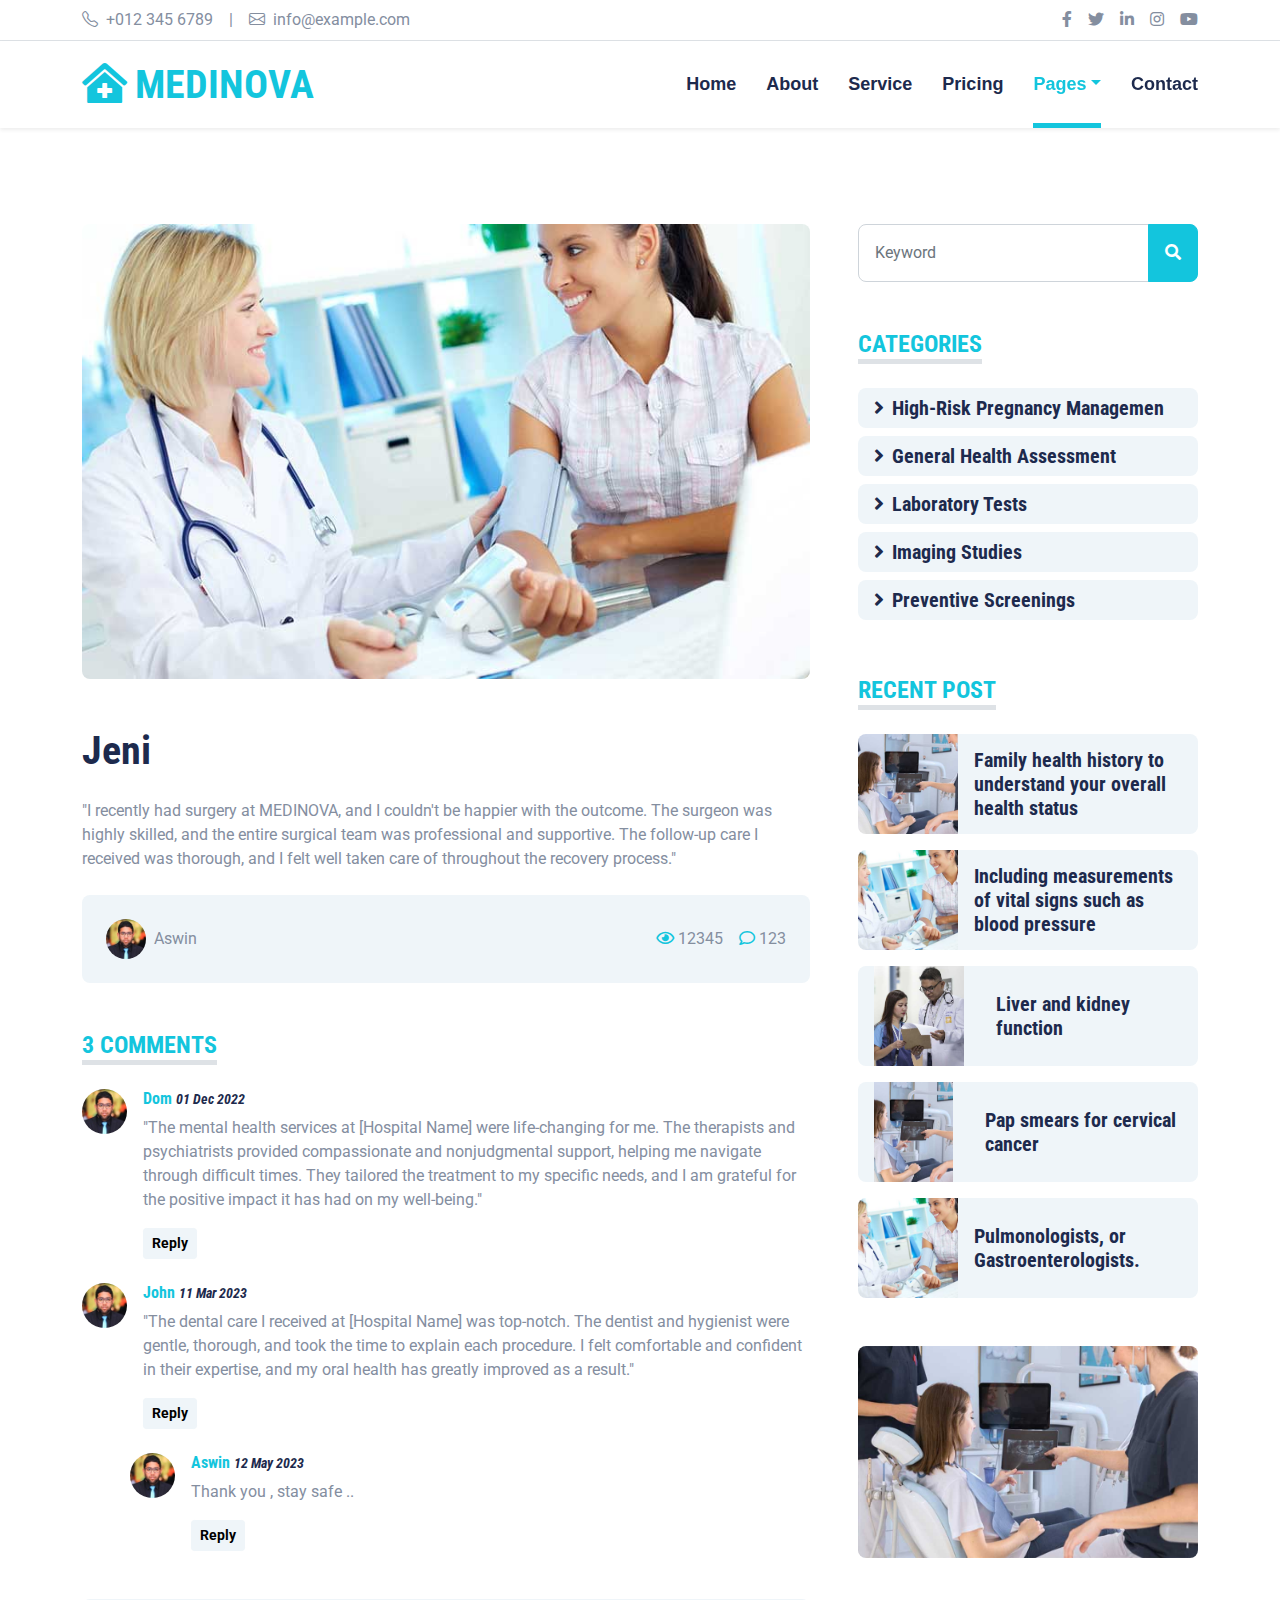
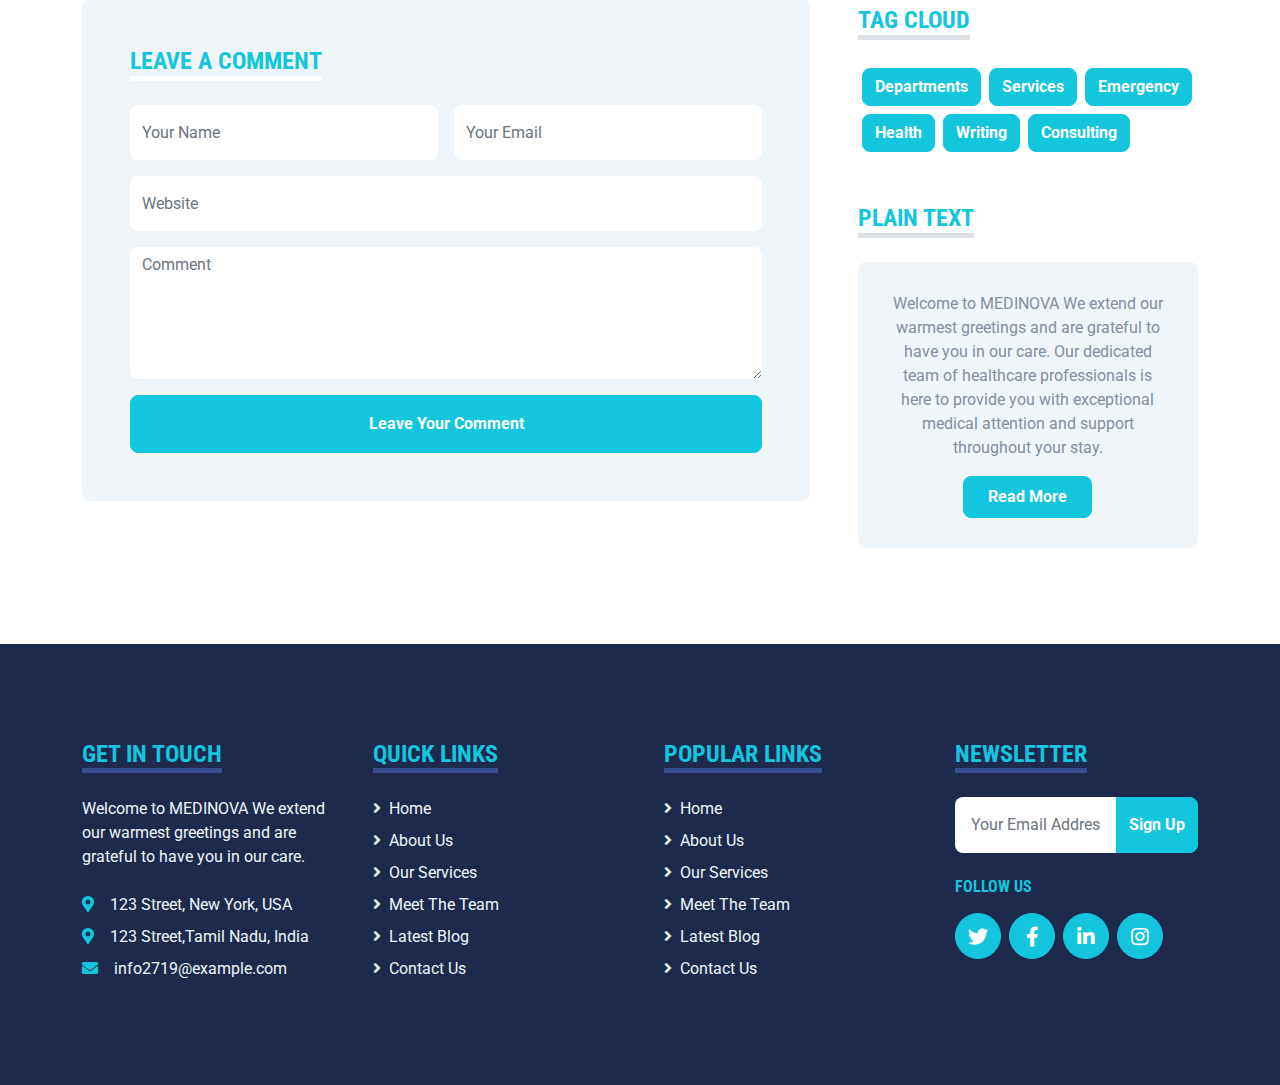
<file: detail.html>
<!DOCTYPE html>
<html lang="en">

<head>
    <meta charset="utf-8">
    <title>MEDINOVA - Hospital Website</title>
    <meta content="width=device-width, initial-scale=1.0" name="viewport">
    <meta content="Free HTML Templates" name="keywords">
    <meta content="Free HTML Templates" name="description">

    <!-- Favicon -->
    <link href="img/favicon.ico" rel="icon">

    <!-- Google Web Fonts -->
    <link rel="preconnect" href="https://fonts.gstatic.com">
    <link href="https://fonts.googleapis.com/css2?family=Roboto+Condensed:wght@400;700&family=Roboto:wght@400;700&display=swap" rel="stylesheet">  

    <!-- Icon Font Stylesheet -->
    <link href="https://cdnjs.cloudflare.com/ajax/libs/font-awesome/5.15.0/css/all.min.css" rel="stylesheet">
    <link href="https://cdn.jsdelivr.net/npm/bootstrap-icons@1.4.1/font/bootstrap-icons.css" rel="stylesheet">

    <!-- Libraries Stylesheet -->
    <link href="lib/owlcarousel/assets/owl.carousel.min.css" rel="stylesheet">
    <link href="lib/tempusdominus/css/tempusdominus-bootstrap-4.min.css" rel="stylesheet" />

    <!-- Customized Bootstrap Stylesheet -->
    <link href="css/bootstrap.min.css" rel="stylesheet">

    <!-- Template Stylesheet -->
    <link href="css/style.css" rel="stylesheet">
</head>

<body>
    <!-- Topbar Start -->
    <div class="container-fluid py-2 border-bottom d-none d-lg-block">
        <div class="container">
            <div class="row">
                <div class="col-md-6 text-center text-lg-start mb-2 mb-lg-0">
                    <div class="d-inline-flex align-items-center">
                        <a class="text-decoration-none text-body pe-3" href=""><i class="bi bi-telephone me-2"></i>+012 345 6789</a>
                        <span class="text-body">|</span>
                        <a class="text-decoration-none text-body px-3" href=""><i class="bi bi-envelope me-2"></i>info@example.com</a>
                    </div>
                </div>
                <div class="col-md-6 text-center text-lg-end">
                    <div class="d-inline-flex align-items-center">
                        <a class="text-body px-2" href="">
                            <i class="fab fa-facebook-f"></i>
                        </a>
                        <a class="text-body px-2" href="">
                            <i class="fab fa-twitter"></i>
                        </a>
                        <a class="text-body px-2" href="">
                            <i class="fab fa-linkedin-in"></i>
                        </a>
                        <a class="text-body px-2" href="">
                            <i class="fab fa-instagram"></i>
                        </a>
                        <a class="text-body ps-2" href="">
                            <i class="fab fa-youtube"></i>
                        </a>
                    </div>
                </div>
            </div>
        </div>
    </div>
    <!-- Topbar End -->


    <!-- Navbar Start -->
    <div class="container-fluid sticky-top bg-white shadow-sm mb-5">
        <div class="container">
            <nav class="navbar navbar-expand-lg bg-white navbar-light py-3 py-lg-0">
                <a href="index.html" class="navbar-brand">
                    <h1 class="m-0 text-uppercase text-primary"><i class="fa fa-clinic-medical me-2"></i>Medinova</h1>
                </a>
                <button class="navbar-toggler" type="button" data-bs-toggle="collapse" data-bs-target="#navbarCollapse">
                    <span class="navbar-toggler-icon"></span>
                </button>
                <div class="collapse navbar-collapse" id="navbarCollapse">
                    <div class="navbar-nav ms-auto py-0">
                        <a href="index.html" class="nav-item nav-link">Home</a>
                        <a href="about.html" class="nav-item nav-link">About</a>
                        <a href="service.html" class="nav-item nav-link">Service</a>
                        <a href="price.html" class="nav-item nav-link">Pricing</a>
                        <div class="nav-item dropdown">
                            <a href="#" class="nav-link dropdown-toggle active" data-bs-toggle="dropdown">Pages</a>
                            <div class="dropdown-menu m-0">
                                <a href="blog.html" class="dropdown-item">Blog Grid</a>
                                <a href="detail.html" class="dropdown-item active">Blog Detail</a>
                                <a href="team.html" class="dropdown-item">The Team</a>
                                <a href="testimonial.html" class="dropdown-item">Testimonial</a>
                                <a href="appointment.html" class="dropdown-item">Appointment</a>
                                <a href="search.html" class="dropdown-item">Search</a>
                            </div>
                        </div>
                        <a href="contact.html" class="nav-item nav-link">Contact</a>
                    </div>
                </div>
            </nav>
        </div>
    </div>
    <!-- Navbar End -->


    <!-- Blog Start -->
    <div class="container py-5">
        <div class="row g-5">
            <div class="col-lg-8">
                <!-- Blog Detail Start -->
                <div class="mb-5">
                    <img class="img-fluid w-100 rounded mb-5" src="img/blog-2.jpg" alt="">
                    <h1 class="mb-4">Jeni</h1>
                    <p>"I recently had surgery at MEDINOVA, and I couldn't be happier with the outcome. The surgeon was highly skilled, and the entire surgical team was professional and supportive. The follow-up care I received was thorough, and I felt well taken care of throughout the recovery process."</p>
                    
                    <div class="d-flex justify-content-between bg-light rounded p-4 mt-4 mb-4">
                        <div class="d-flex align-items-center">
                            <img class="rounded-circle me-2" src="img/user.jpg" width="40" height="40" alt="">
                            <span>Aswin</span>
                        </div>
                        <div class="d-flex align-items-center">
                            <span class="ms-3"><i class="far fa-eye text-primary me-1"></i>12345</span>
                            <span class="ms-3"><i class="far fa-comment text-primary me-1"></i>123</span>
                        </div>
                    </div>
                </div>
                <!-- Blog Detail End -->

                <!-- Comment List Start -->
                <div class="mb-5">
                    <h4 class="d-inline-block text-primary text-uppercase border-bottom border-5 mb-4">3 Comments</h4>
                    <div class="d-flex mb-4">
                        <img src="img/user.jpg" class="img-fluid rounded-circle" style="width: 45px; height: 45px;">
                        <div class="ps-3">
                            <h6><a href="">Dom </a> <small><i>01 Dec 2022</i></small></h6>
                            <p>"The mental health services at [Hospital Name] were life-changing for me. The therapists and psychiatrists provided compassionate and nonjudgmental support, helping me navigate through difficult times. They tailored the treatment to my specific needs, and I am grateful for the positive impact it has had on my well-being."</p>
                            <button class="btn btn-sm btn-light">Reply</button>
                        </div>
                    </div>
                    <div class="d-flex mb-4">
                        <img src="img/user.jpg" class="img-fluid rounded-circle" style="width: 45px; height: 45px;">
                        <div class="ps-3">
                            <h6><a href="">John </a> <small><i>11 Mar 2023</i></small></h6>
                            <p>"The dental care I received at [Hospital Name] was top-notch. The dentist and hygienist were gentle, thorough, and took the time to explain each procedure. I felt comfortable and confident in their expertise, and my oral health has greatly improved as a result."</p>
                            <button class="btn btn-sm btn-light">Reply</button>
                        </div>
                    </div>
                    <div class="d-flex ms-5 mb-4">
                        <img src="img/user.jpg" class="img-fluid rounded-circle" style="width: 45px; height: 45px;">
                        <div class="ps-3">
                            <h6><a href="">Aswin</a> <small><i>12 May 2023</i></small></h6>
                            <p>Thank you , stay safe .. </p>
                            <button class="btn btn-sm btn-light">Reply</button>
                        </div>
                    </div>
                </div>
                <!-- Comment List End -->

                <!-- Comment Form Start -->
                <div class="bg-light rounded p-5">
                    <h4 class="d-inline-block text-primary text-uppercase border-bottom border-5 border-white mb-4">Leave a comment</h4>
                    <form>
                        <div class="row g-3">
                            <div class="col-12 col-sm-6">
                                <input type="text" class="form-control bg-white border-0" placeholder="Your Name" style="height: 55px;">
                            </div>
                            <div class="col-12 col-sm-6">
                                <input type="email" class="form-control bg-white border-0" placeholder="Your Email" style="height: 55px;">
                            </div>
                            <div class="col-12">
                                <input type="text" class="form-control bg-white border-0" placeholder="Website" style="height: 55px;">
                            </div>
                            <div class="col-12">
                                <textarea class="form-control bg-white border-0" rows="5" placeholder="Comment"></textarea>
                            </div>
                            <div class="col-12">
                                <button class="btn btn-primary w-100 py-3" type="submit">Leave Your Comment</button>
                            </div>
                        </div>
                    </form>
                </div>
                <!-- Comment Form End -->
            </div>

            <!-- Sidebar Start -->
            <div class="col-lg-4">
                <!-- Search Form Start -->
                <div class="mb-5">
                    <div class="input-group">
                        <input type="text" class="form-control p-3" placeholder="Keyword">
                        <button class="btn btn-primary px-3"><i class="fa fa-search"></i></button>
                    </div>
                </div>
                <!-- Search Form End -->

                <!-- Category Start -->
                <div class="mb-5">
                    <h4 class="d-inline-block text-primary text-uppercase border-bottom border-5 mb-4">Categories</h4>
                    <div class="d-flex flex-column justify-content-start">
                        <a class="h5 bg-light rounded py-2 px-3 mb-2" href="#"><i class="fa fa-angle-right me-2"></i>High-Risk Pregnancy Managemen</a>
                        <a class="h5 bg-light rounded py-2 px-3 mb-2" href="#"><i class="fa fa-angle-right me-2"></i>General Health Assessment</a>
                        <a class="h5 bg-light rounded py-2 px-3 mb-2" href="#"><i class="fa fa-angle-right me-2"></i>Laboratory Tests</a>
                        <a class="h5 bg-light rounded py-2 px-3 mb-2" href="#"><i class="fa fa-angle-right me-2"></i>Imaging Studies</a>
                        <a class="h5 bg-light rounded py-2 px-3 mb-2" href="#"><i class="fa fa-angle-right me-2"></i>Preventive Screenings</a>
                    </div>
                </div>
                <!-- Category End -->

                <!-- Recent Post Start -->
                <div class="mb-5">
                    <h4 class="d-inline-block text-primary text-uppercase border-bottom border-5 mb-4">Recent Post</h4>
                    <div class="d-flex rounded overflow-hidden mb-3">
                        <img class="img-fluid" src="img/blog-1.jpg" style="width: 100px; height: 100px; object-fit: cover;" alt="">
                        <a href="" class="h5 d-flex align-items-center bg-light px-3 mb-0">Family health history to understand your overall health status
                        </a>
                    </div>
                    <div class="d-flex rounded overflow-hidden mb-3">
                        <img class="img-fluid" src="img/blog-2.jpg" style="width: 100px; height: 100px; object-fit: cover;" alt="">
                        <a href="" class="h5 d-flex align-items-center bg-light px-3 mb-0">Including measurements of vital signs such as blood pressure
                    </div>
                    <div class="d-flex rounded overflow-hidden mb-3">
                        <img class="img-fluid" src="img/blog-3.jpg" style="width: 100px; height: 100px; object-fit: cover;" alt="">
                        <a href="" class="h5 d-flex align-items-center bg-light px-3 mb-0">Liver and kidney function
                    </div>
                    <div class="d-flex rounded overflow-hidden mb-3">
                        <img class="img-fluid" src="img/blog-1.jpg" style="width: 100px; height: 100px; object-fit: cover;" alt="">
                        <a href="" class="h5 d-flex align-items-center bg-light px-3 mb-0"> Pap smears for cervical cancer
                        </a>
                    </div>
                    <div class="d-flex rounded overflow-hidden mb-3">
                        <img class="img-fluid" src="img/blog-2.jpg" style="width: 100px; height: 100px; object-fit: cover;" alt="">
                        <a href="" class="h5 d-flex align-items-center bg-light px-3 mb-0"> Pulmonologists, or Gastroenterologists.
                        </a>
                    </div>
                </div>
                <!-- Recent Post End -->

                <!-- Image Start -->
                <div class="mb-5">
                    <img src="img/blog-1.jpg" alt="" class="img-fluid rounded">
                </div>
                <!-- Image End -->

                <!-- Tags Start -->
                <div class="mb-5">
                    <h4 class="d-inline-block text-primary text-uppercase border-bottom border-5 mb-4">Tag Cloud</h4>
                    <div class="d-flex flex-wrap m-n1">
                        
                        <a href="" class="btn btn-primary m-1">Departments</a>
                        <a href="" class="btn btn-primary m-1">Services</a>
                        <a href="" class="btn btn-primary m-1">Emergency</a>
                        <a href="" class="btn btn-primary m-1">Health </a>
                        <a href="" class="btn btn-primary m-1">Writing</a>
                        <a href="" class="btn btn-primary m-1">Consulting</a>
                    </div>
                </div>
                <!-- Tags End -->

                <!-- Plain Text Start -->
                <div>
                    <h4 class="d-inline-block text-primary text-uppercase border-bottom border-5 mb-4">Plain Text</h4>
                    <div class="bg-light rounded text-center" style="padding: 30px;">
                        <p>Welcome to MEDINOVA We extend our warmest greetings and are grateful to have you in our care. Our dedicated team of healthcare professionals is here to provide you with exceptional medical attention and support throughout your stay. </p>
                        <a href="" class="btn btn-primary py-2 px-4">Read More</a>
                    </div>
                </div>
                <!-- Plain Text End -->
            </div>
            <!-- Sidebar End -->
        </div>
    </div>
    <!-- Blog End -->


    <!-- Footer Start -->
    <div class="container-fluid bg-dark text-light mt-5 py-5">
        <div class="container py-5">
            <div class="row g-5">
                <div class="col-lg-3 col-md-6">
                    <h4 class="d-inline-block text-primary text-uppercase border-bottom border-5 border-secondary mb-4">Get In Touch</h4>
                    <p class="mb-4">Welcome to MEDINOVA We extend our warmest greetings and are grateful to have you in our care.</p>                    <p class="mb-2"><i class="fa fa-map-marker-alt text-primary me-3"></i>123 Street, New York, USA</p>
                    <p class="mb-2"><i class="fa fa-map-marker-alt text-primary me-3"></i>123 Street,Tamil Nadu, India</p>
                    <p class="mb-2"><i class="fa fa-envelope text-primary me-3"></i>info2719@example.com</p>
                </div>
                <div class="col-lg-3 col-md-6">
                    <h4 class="d-inline-block text-primary text-uppercase border-bottom border-5 border-secondary mb-4">Quick Links</h4>
                    <div class="d-flex flex-column justify-content-start">
                        <a class="text-light mb-2" href="#"><i class="fa fa-angle-right me-2"></i>Home</a>
                        <a class="text-light mb-2" href="#"><i class="fa fa-angle-right me-2"></i>About Us</a>
                        <a class="text-light mb-2" href="#"><i class="fa fa-angle-right me-2"></i>Our Services</a>
                        <a class="text-light mb-2" href="#"><i class="fa fa-angle-right me-2"></i>Meet The Team</a>
                        <a class="text-light mb-2" href="#"><i class="fa fa-angle-right me-2"></i>Latest Blog</a>
                        <a class="text-light" href="#"><i class="fa fa-angle-right me-2"></i>Contact Us</a>
                    </div>
                </div>
                <div class="col-lg-3 col-md-6">
                    <h4 class="d-inline-block text-primary text-uppercase border-bottom border-5 border-secondary mb-4">Popular Links</h4>
                    <div class="d-flex flex-column justify-content-start">
                        <a class="text-light mb-2" href="#"><i class="fa fa-angle-right me-2"></i>Home</a>
                        <a class="text-light mb-2" href="#"><i class="fa fa-angle-right me-2"></i>About Us</a>
                        <a class="text-light mb-2" href="#"><i class="fa fa-angle-right me-2"></i>Our Services</a>
                        <a class="text-light mb-2" href="#"><i class="fa fa-angle-right me-2"></i>Meet The Team</a>
                        <a class="text-light mb-2" href="#"><i class="fa fa-angle-right me-2"></i>Latest Blog</a>
                        <a class="text-light" href="#"><i class="fa fa-angle-right me-2"></i>Contact Us</a>
                    </div>
                </div>
                <div class="col-lg-3 col-md-6">
                    <h4 class="d-inline-block text-primary text-uppercase border-bottom border-5 border-secondary mb-4">Newsletter</h4>
                    <form action="">
                        <div class="input-group">
                            <input type="text" class="form-control p-3 border-0" placeholder="Your Email Address">
                            <button class="btn btn-primary">Sign Up</button>
                        </div>
                    </form>
                    <h6 class="text-primary text-uppercase mt-4 mb-3">Follow Us</h6>
                    <div class="d-flex">
                        <a class="btn btn-lg btn-primary btn-lg-square rounded-circle me-2" href="#"><i class="fab fa-twitter"></i></a>
                        <a class="btn btn-lg btn-primary btn-lg-square rounded-circle me-2" href="#"><i class="fab fa-facebook-f"></i></a>
                        <a class="btn btn-lg btn-primary btn-lg-square rounded-circle me-2" href="#"><i class="fab fa-linkedin-in"></i></a>
                        <a class="btn btn-lg btn-primary btn-lg-square rounded-circle" href="#"><i class="fab fa-instagram"></i></a>
                    </div>
                </div>
            </div>
        </div>
    </div>
    
    </div>
    <!-- Footer End -->


    <!-- Back to Top -->
    <a href="#" class="btn btn-lg btn-primary btn-lg-square back-to-top"><i class="bi bi-arrow-up"></i></a>


    <!-- JavaScript Libraries -->
    <script src="https://code.jquery.com/jquery-3.4.1.min.js"></script>
    <script src="https://cdn.jsdelivr.net/npm/bootstrap@5.0.0/dist/js/bootstrap.bundle.min.js"></script>
    <script src="lib/easing/easing.min.js"></script>
    <script src="lib/waypoints/waypoints.min.js"></script>
    <script src="lib/owlcarousel/owl.carousel.min.js"></script>
    <script src="lib/tempusdominus/js/moment.min.js"></script>
    <script src="lib/tempusdominus/js/moment-timezone.min.js"></script>
    <script src="lib/tempusdominus/js/tempusdominus-bootstrap-4.min.js"></script>

    <!-- Template Javascript -->
    <script src="js/main.js"></script>
</body>

</html>
</file>
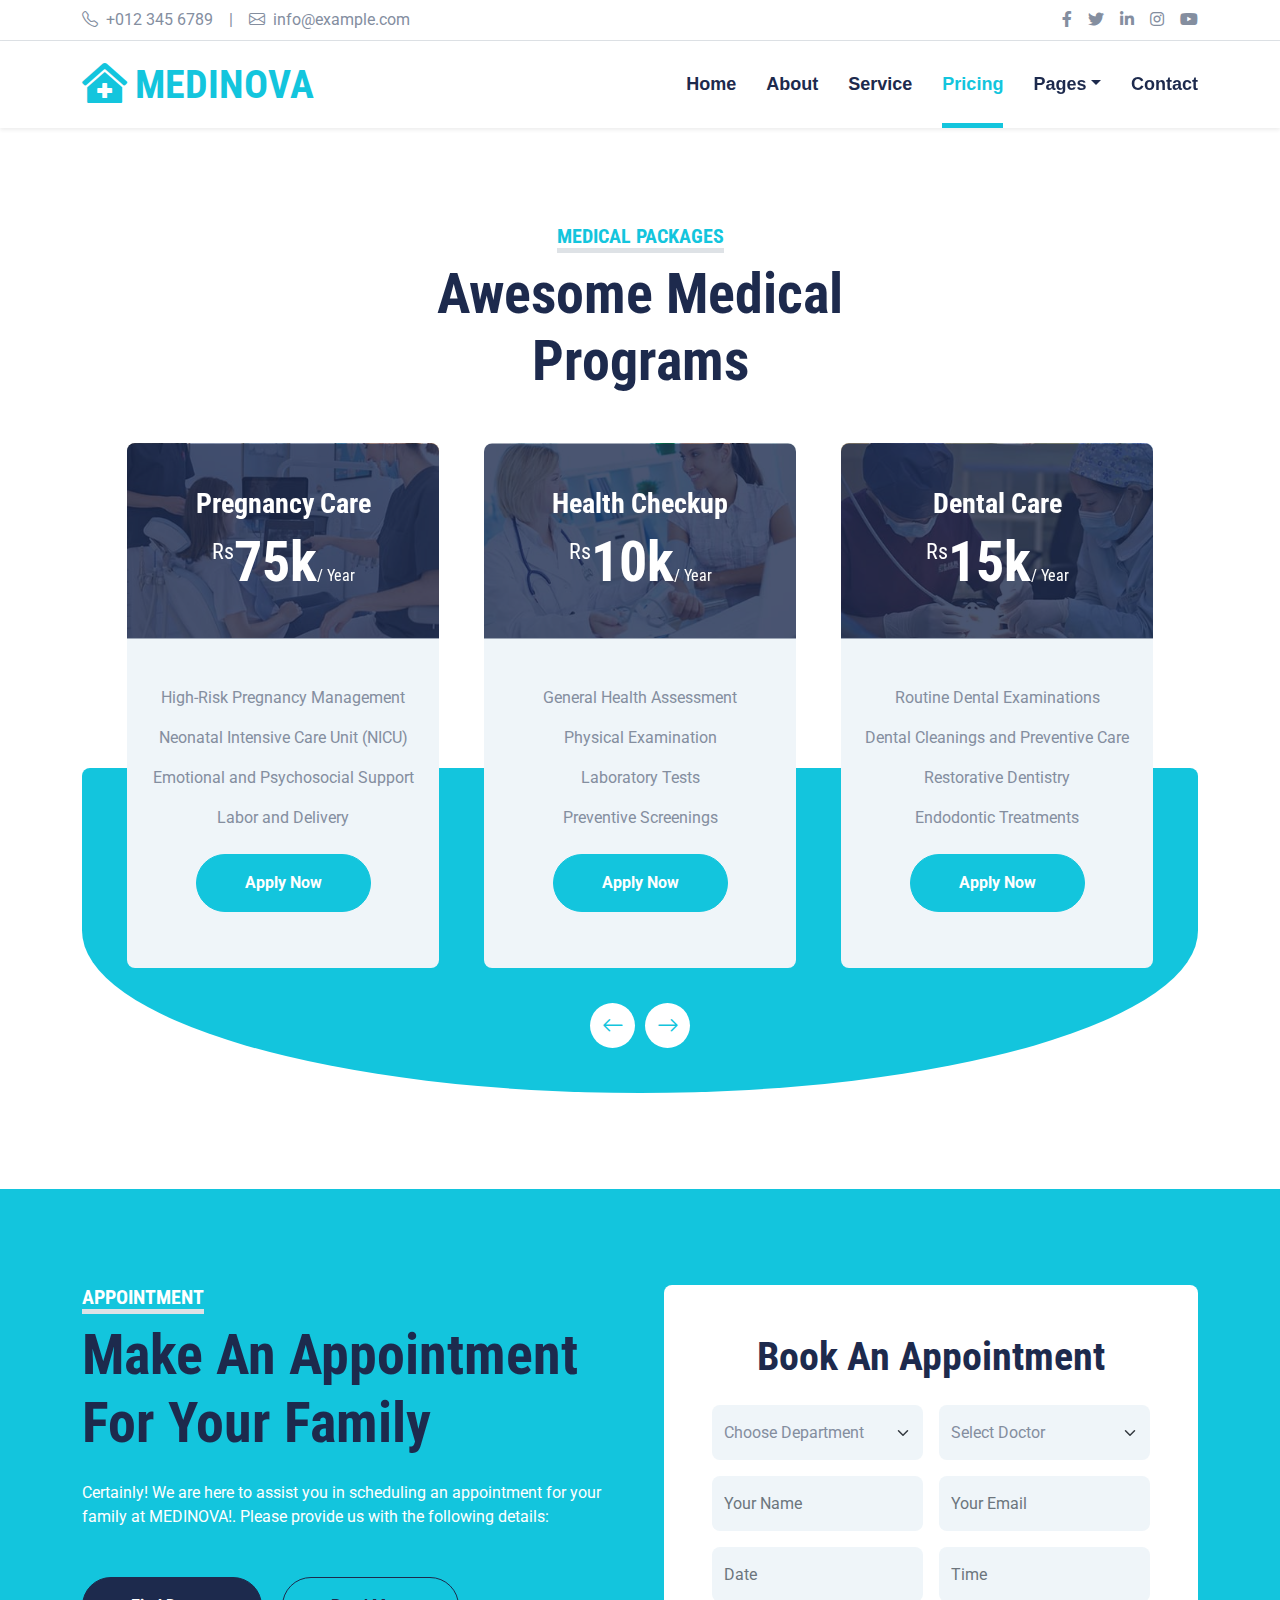
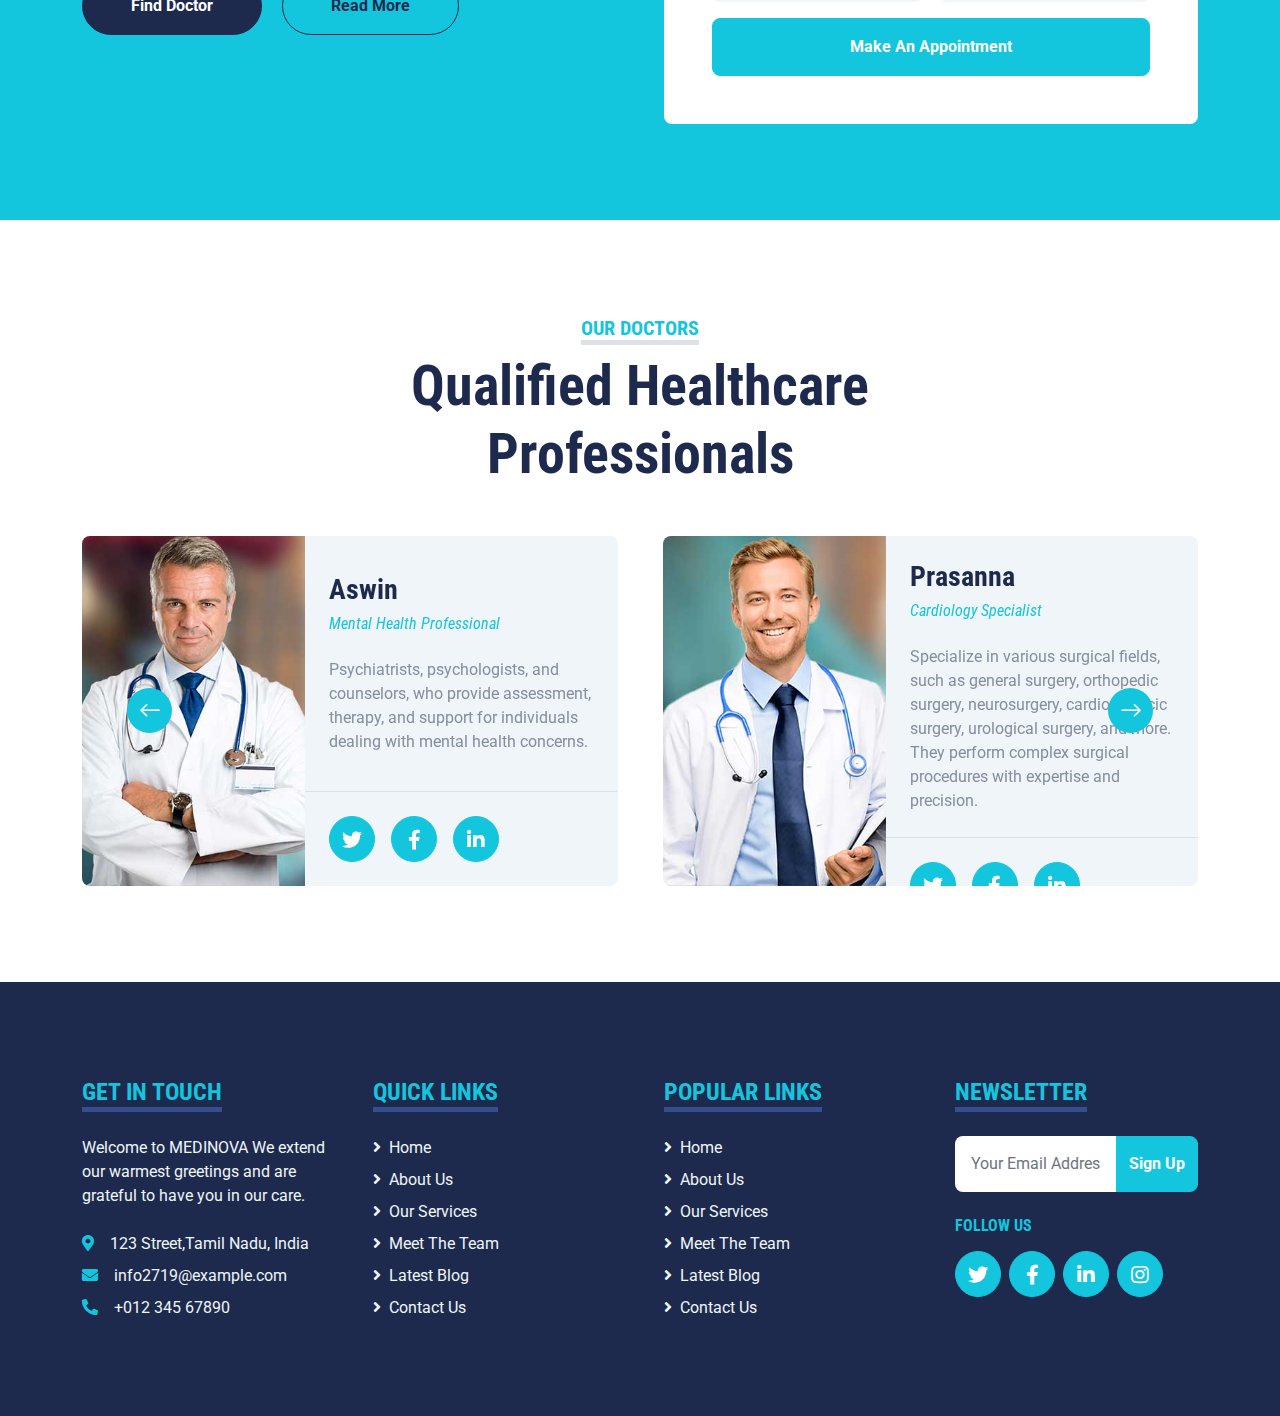
<file: price.html>
<!DOCTYPE html>
<html lang="en">

<head>
    <meta charset="utf-8">
    <title>MEDINOVA - Hospital Website </title>
    <meta content="width=device-width, initial-scale=1.0" name="viewport">
    <meta content="Free HTML Templates" name="keywords">
    <meta content="Free HTML Templates" name="description">

    <!-- Favicon -->
    <link href="img/favicon.ico" rel="icon">

    <!-- Google Web Fonts -->
    <link rel="preconnect" href="https://fonts.gstatic.com">
    <link href="https://fonts.googleapis.com/css2?family=Roboto+Condensed:wght@400;700&family=Roboto:wght@400;700&display=swap" rel="stylesheet">  

    <!-- Icon Font Stylesheet -->
    <link href="https://cdnjs.cloudflare.com/ajax/libs/font-awesome/5.15.0/css/all.min.css" rel="stylesheet">
    <link href="https://cdn.jsdelivr.net/npm/bootstrap-icons@1.4.1/font/bootstrap-icons.css" rel="stylesheet">

    <!-- Libraries Stylesheet -->
    <link href="lib/owlcarousel/assets/owl.carousel.min.css" rel="stylesheet">
    <link href="lib/tempusdominus/css/tempusdominus-bootstrap-4.min.css" rel="stylesheet" />

    <!-- Customized Bootstrap Stylesheet -->
    <link href="css/bootstrap.min.css" rel="stylesheet">

    <!-- Template Stylesheet -->
    <link href="css/style.css" rel="stylesheet">
</head>

<body>
    <!-- Topbar Start -->
    <div class="container-fluid py-2 border-bottom d-none d-lg-block">
        <div class="container">
            <div class="row">
                <div class="col-md-6 text-center text-lg-start mb-2 mb-lg-0">
                    <div class="d-inline-flex align-items-center">
                        <a class="text-decoration-none text-body pe-3" href=""><i class="bi bi-telephone me-2"></i>+012 345 6789</a>
                        <span class="text-body">|</span>
                        <a class="text-decoration-none text-body px-3" href=""><i class="bi bi-envelope me-2"></i>info@example.com</a>
                    </div>
                </div>
                <div class="col-md-6 text-center text-lg-end">
                    <div class="d-inline-flex align-items-center">
                        <a class="text-body px-2" href="">
                            <i class="fab fa-facebook-f"></i>
                        </a>
                        <a class="text-body px-2" href="">
                            <i class="fab fa-twitter"></i>
                        </a>
                        <a class="text-body px-2" href="">
                            <i class="fab fa-linkedin-in"></i>
                        </a>
                        <a class="text-body px-2" href="">
                            <i class="fab fa-instagram"></i>
                        </a>
                        <a class="text-body ps-2" href="">
                            <i class="fab fa-youtube"></i>
                        </a>
                    </div>
                </div>
            </div>
        </div>
    </div>
    <!-- Topbar End -->


    <!-- Navbar Start -->
    <div class="container-fluid sticky-top bg-white shadow-sm mb-5">
        <div class="container">
            <nav class="navbar navbar-expand-lg bg-white navbar-light py-3 py-lg-0">
                <a href="index.html" class="navbar-brand">
                    <h1 class="m-0 text-uppercase text-primary"><i class="fa fa-clinic-medical me-2"></i>Medinova</h1>
                </a>
                <button class="navbar-toggler" type="button" data-bs-toggle="collapse" data-bs-target="#navbarCollapse">
                    <span class="navbar-toggler-icon"></span>
                </button>
                <div class="collapse navbar-collapse" id="navbarCollapse">
                    <div class="navbar-nav ms-auto py-0">
                        <a href="index.html" class="nav-item nav-link">Home</a>
                        <a href="about.html" class="nav-item nav-link">About</a>
                        <a href="service.html" class="nav-item nav-link">Service</a>
                        <a href="price.html" class="nav-item nav-link active">Pricing</a>
                        <div class="nav-item dropdown">
                            <a href="#" class="nav-link dropdown-toggle" data-bs-toggle="dropdown">Pages</a>
                            <div class="dropdown-menu m-0">
                                <a href="blog.html" class="dropdown-item">Blog Grid</a>
                                <a href="detail.html" class="dropdown-item">Blog Detail</a>
                                <a href="team.html" class="dropdown-item">The Team</a>
                                <a href="testimonial.html" class="dropdown-item">Testimonial</a>
                                <a href="appointment.html" class="dropdown-item">Appointment</a>
                                <a href="search.html" class="dropdown-item">Search</a>
                            </div>
                        </div>
                        <a href="contact.html" class="nav-item nav-link">Contact</a>
                    </div>
                </div>
            </nav>
        </div>
    </div>
    <!-- Navbar End -->


    <!-- Pricing Plan Start -->
    <div class="container-fluid py-5">
        <div class="container">
            <div class="text-center mx-auto mb-5" style="max-width: 500px;">
                <h5 class="d-inline-block text-primary text-uppercase border-bottom border-5">Medical Packages</h5>
                <h1 class="display-4">Awesome Medical Programs</h1>
            </div>
            <div class="owl-carousel price-carousel position-relative" style="padding: 0 45px 45px 45px;">
                <div class="bg-light rounded text-center">
                    <div class="position-relative">
                        <img class="img-fluid rounded-top" src="img/price-1.jpg" alt="">
                        <div class="position-absolute w-100 h-100 top-50 start-50 translate-middle rounded-top d-flex flex-column align-items-center justify-content-center" style="background: rgba(29, 42, 77, .8);">
                            <h3 class="text-white">Pregnancy Care</h3>
                            <h1 class="display-4 text-white mb-0">
                                <small class="align-top fw-normal" style="font-size: 22px; line-height: 45px;">Rs</small>75k<small class="align-bottom fw-normal" style="font-size: 16px; line-height: 40px;">/ Year</small>
                            </h1>
                        </div>
                    </div>
                    <div class="text-center py-5">
                        <p>High-Risk Pregnancy Management</p>
                        <p>Neonatal Intensive Care Unit (NICU)</p>
                        <p>Emotional and Psychosocial Support</p>
                        <p>Labor and Delivery</p>
                        <a href="" class="btn btn-primary rounded-pill py-3 px-5 my-2">Apply Now</a>
                    </div>
                </div>
                <div class="bg-light rounded text-center">
                    <div class="position-relative">
                        <img class="img-fluid rounded-top" src="img/price-2.jpg" alt="">
                        <div class="position-absolute w-100 h-100 top-50 start-50 translate-middle rounded-top d-flex flex-column align-items-center justify-content-center" style="background: rgba(29, 42, 77, .8);">
                            <h3 class="text-white">Health Checkup</h3>
                            <h1 class="display-4 text-white mb-0">
                                <small class="align-top fw-normal" style="font-size: 22px; line-height: 45px;">Rs</small>10k<small class="align-bottom fw-normal" style="font-size: 16px; line-height: 40px;">/ Year</small>
                            </h1>
                        </div>
                    </div>
                    <div class="text-center py-5">
                        <p>General Health Assessment</p>
                        <p>Physical Examination</p>
                        <p>Laboratory Tests</p>
                        <p>Preventive Screenings</p>
                        <a href="" class="btn btn-primary rounded-pill py-3 px-5 my-2">Apply Now</a>
                    </div>
                </div>
                <div class="bg-light rounded text-center">
                    <div class="position-relative">
                        <img class="img-fluid rounded-top" src="img/price-3.jpg" alt="">
                        <div class="position-absolute w-100 h-100 top-50 start-50 translate-middle rounded-top d-flex flex-column align-items-center justify-content-center" style="background: rgba(29, 42, 77, .8);">
                            <h3 class="text-white">Dental Care</h3>
                            <h1 class="display-4 text-white mb-0">
                                <small class="align-top fw-normal" style="font-size: 22px; line-height: 45px;">Rs</small>15k<small class="align-bottom fw-normal" style="font-size: 16px; line-height: 40px;">/ Year</small>
                            </h1>
                        </div>
                    </div>
                    <div class="text-center py-5">
                        <p>Routine Dental Examinations</p>
                        <p>Dental Cleanings and Preventive Care</p>
                        <p>Restorative Dentistry</p>
                        <p>Endodontic Treatments</p>
                        <a href="" class="btn btn-primary rounded-pill py-3 px-5 my-2">Apply Now</a>
                    </div>
                </div>
                <div class="bg-light rounded text-center">
                    <div class="position-relative">
                        <img class="img-fluid rounded-top" src="img/price-4.jpg" alt="">
                        <div class="position-absolute w-100 h-100 top-50 start-50 translate-middle rounded-top d-flex flex-column align-items-center justify-content-center" style="background: rgba(29, 42, 77, .8);">
                            <h3 class="text-white">Operation & Surgery</h3>
                            <h1 class="display-4 text-white mb-0">
                                <small class="align-top fw-normal" style="font-size: 22px; line-height: 45px;">Rs</small>60k<small class="align-bottom fw-normal" style="font-size: 16px; line-height: 40px;">/ Year</small>
                            </h1>
                        </div>
                    </div>
                    <div class="text-center py-5">
                        <p>General Surgery</p>
                        <p>Cardiothoracic Surgery</p>
                        <p>Urological Surgery</p>
                        <p>Neurosurgery</p>
                        <a href="" class="btn btn-primary rounded-pill py-3 px-5 my-2">Apply Now</a>
                    </div>
                </div>
            </div>
        </div>
    </div>
    <!-- Pricing Plan End -->


    <!-- Appointment Start -->
    <div class="container-fluid bg-primary my-5 py-5">
        <div class="container py-5">
            <div class="row gx-5">
                <div class="col-lg-6 mb-5 mb-lg-0">
                    <div class="mb-4">
                        <h5 class="d-inline-block text-white text-uppercase border-bottom border-5">Appointment</h5>
                        <h1 class="display-4">Make An Appointment For Your Family</h1>
                    </div>
                    <p class="text-white mb-5">Certainly! We are here to assist you in scheduling an appointment for your family at MEDINOVA!. Please provide us with the following details:</p>
                    <a class="btn btn-dark rounded-pill py-3 px-5 me-3" href="">Find Doctor</a>
                    <a class="btn btn-outline-dark rounded-pill py-3 px-5" href="">Read More</a>
                </div>
                <div class="col-lg-6">
                    <div class="bg-white text-center rounded p-5">
                        <h1 class="mb-4">Book An Appointment</h1>
                        <form>
                            <div class="row g-3">
                                <div class="col-12 col-sm-6">
                                    <select class="form-select bg-light border-0" style="height: 55px;">
                                        <option selected>Choose Department</option>
                                        <option value="1">Department 1</option>
                                        <option value="2">Department 2</option>
                                        <option value="3">Department 3</option>
                                    </select>
                                </div>
                                <div class="col-12 col-sm-6">
                                    <select class="form-select bg-light border-0" style="height: 55px;">
                                        <option selected>Select Doctor</option>
                                        <option value="1">Doctor 1</option>
                                        <option value="2">Doctor 2</option>
                                        <option value="3">Doctor 3</option>
                                    </select>
                                </div>
                                <div class="col-12 col-sm-6">
                                    <input type="text" class="form-control bg-light border-0" placeholder="Your Name" style="height: 55px;">
                                </div>
                                <div class="col-12 col-sm-6">
                                    <input type="email" class="form-control bg-light border-0" placeholder="Your Email" style="height: 55px;">
                                </div>
                                <div class="col-12 col-sm-6">
                                    <div class="date" id="date" data-target-input="nearest">
                                        <input type="text"
                                            class="form-control bg-light border-0 datetimepicker-input"
                                            placeholder="Date" data-target="#date" data-toggle="datetimepicker" style="height: 55px;">
                                    </div>
                                </div>
                                <div class="col-12 col-sm-6">
                                    <div class="time" id="time" data-target-input="nearest">
                                        <input type="text"
                                            class="form-control bg-light border-0 datetimepicker-input"
                                            placeholder="Time" data-target="#time" data-toggle="datetimepicker" style="height: 55px;">
                                    </div>
                                </div>
                                <div class="col-12">
                                    <button class="btn btn-primary w-100 py-3" type="submit">Make An Appointment</button>
                                </div>
                            </div>
                        </form>
                    </div>
                </div>
            </div>
        </div>
    </div>
    <!-- Appointment End -->


    <!-- Team Start -->
    <div class="container-fluid py-5">
        <div class="container">
            <div class="text-center mx-auto mb-5" style="max-width: 500px;">
                <h5 class="d-inline-block text-primary text-uppercase border-bottom border-5">Our Doctors</h5>
                <h1 class="display-4">Qualified Healthcare Professionals</h1>
            </div>
            <div class="owl-carousel team-carousel position-relative">
                <div class="team-item">
                    <div class="row g-0 bg-light rounded overflow-hidden">
                        <div class="col-12 col-sm-5 h-100">
                            <img class="img-fluid h-100" src="img/team-1.jpg" style="object-fit: cover;">
                        </div>
                        <div class="col-12 col-sm-7 h-100 d-flex flex-column">
                            <div class="mt-auto p-4">
                                <h3>Aswin</h3>
                                <h6 class="fw-normal fst-italic text-primary mb-4">Mental Health Professional</h6>
                                <p class="m-0">Psychiatrists, psychologists, and counselors, who provide assessment, therapy, and support for individuals dealing with mental health concerns.</p>
                            </div>
                            <div class="d-flex mt-auto border-top p-4">
                                <a class="btn btn-lg btn-primary btn-lg-square rounded-circle me-3" href="#"><i class="fab fa-twitter"></i></a>
                                <a class="btn btn-lg btn-primary btn-lg-square rounded-circle me-3" href="#"><i class="fab fa-facebook-f"></i></a>
                                <a class="btn btn-lg btn-primary btn-lg-square rounded-circle" href="#"><i class="fab fa-linkedin-in"></i></a>
                            </div>
                        </div>
                    </div>
                </div>
                <div class="team-item">
                    <div class="row g-0 bg-light rounded overflow-hidden">
                        <div class="col-12 col-sm-5 h-100">
                            <img class="img-fluid h-100" src="img/team-2.jpg" style="object-fit: cover;">
                        </div>
                        <div class="col-12 col-sm-7 h-100 d-flex flex-column">
                            <div class="mt-auto p-4">
                                <h3>Prasanna</h3>
                                <h6 class="fw-normal fst-italic text-primary mb-4">Cardiology Specialist</h6>
                                <p class="m-0">Specialize in various surgical fields, such as general surgery, orthopedic surgery, neurosurgery, cardiothoracic surgery, urological surgery, and more. They perform complex surgical procedures with expertise and precision.</p>
                            </div>
                            <div class="d-flex mt-auto border-top p-4">
                                <a class="btn btn-lg btn-primary btn-lg-square rounded-circle me-3" href="#"><i class="fab fa-twitter"></i></a>
                                <a class="btn btn-lg btn-primary btn-lg-square rounded-circle me-3" href="#"><i class="fab fa-facebook-f"></i></a>
                                <a class="btn btn-lg btn-primary btn-lg-square rounded-circle" href="#"><i class="fab fa-linkedin-in"></i></a>
                            </div>
                        </div>
                    </div>
                </div>
                <div class="team-item">
                    <div class="row g-0 bg-light rounded overflow-hidden">
                        <div class="col-12 col-sm-5 h-100">
                            <img class="img-fluid h-100" src="img/team-3.jpg" style="object-fit: cover;">
                        </div>
                        <div class="col-12 col-sm-7 h-100 d-flex flex-column">
                            <div class="mt-auto p-4">
                                <h3>Jackshiya</h3>
                                <h6 class="fw-normal fst-italic text-primary mb-4">Dentists and Oral Surgeon</h6>
                                <p class="m-0">Qualified dentists and oral surgeons who offer a wide range of dental treatments, including preventive care, restorative procedures, orthodontics, and oral surgeries.</p>
                            </div>
                            <div class="d-flex mt-auto border-top p-4">
                                <a class="btn btn-lg btn-primary btn-lg-square rounded-circle me-3" href="#"><i class="fab fa-twitter"></i></a>
                                <a class="btn btn-lg btn-primary btn-lg-square rounded-circle me-3" href="#"><i class="fab fa-facebook-f"></i></a>
                                <a class="btn btn-lg btn-primary btn-lg-square rounded-circle" href="#"><i class="fab fa-linkedin-in"></i></a>
                            </div>
                        </div>
                    </div>
                </div>
            </div>
        </div>
    </div>
    <!-- Team End -->


    <!-- Footer Start -->
    <div class="container-fluid bg-dark text-light mt-5 py-5">
        <div class="container py-5">
            <div class="row g-5">
                <div class="col-lg-3 col-md-6">
                    <h4 class="d-inline-block text-primary text-uppercase border-bottom border-5 border-secondary mb-4">Get In Touch</h4>
                    <p class="mb-4">Welcome to MEDINOVA We extend our warmest greetings and are grateful to have you in our care.</p>                    <p class="mb-2"><i class="fa fa-map-marker-alt text-primary me-3"></i>123 Street,Tamil Nadu, India</p>
                    <p class="mb-2"><i class="fa fa-envelope text-primary me-3"></i>info2719@example.com</p>
                    <p class="mb-0"><i class="fa fa-phone-alt text-primary me-3"></i>+012 345 67890</p>
                </div>
                <div class="col-lg-3 col-md-6">
                    <h4 class="d-inline-block text-primary text-uppercase border-bottom border-5 border-secondary mb-4">Quick Links</h4>
                    <div class="d-flex flex-column justify-content-start">
                        <a class="text-light mb-2" href="#"><i class="fa fa-angle-right me-2"></i>Home</a>
                        <a class="text-light mb-2" href="#"><i class="fa fa-angle-right me-2"></i>About Us</a>
                        <a class="text-light mb-2" href="#"><i class="fa fa-angle-right me-2"></i>Our Services</a>
                        <a class="text-light mb-2" href="#"><i class="fa fa-angle-right me-2"></i>Meet The Team</a>
                        <a class="text-light mb-2" href="#"><i class="fa fa-angle-right me-2"></i>Latest Blog</a>
                        <a class="text-light" href="#"><i class="fa fa-angle-right me-2"></i>Contact Us</a>
                    </div>
                </div>
                <div class="col-lg-3 col-md-6">
                    <h4 class="d-inline-block text-primary text-uppercase border-bottom border-5 border-secondary mb-4">Popular Links</h4>
                    <div class="d-flex flex-column justify-content-start">
                        <a class="text-light mb-2" href="#"><i class="fa fa-angle-right me-2"></i>Home</a>
                        <a class="text-light mb-2" href="#"><i class="fa fa-angle-right me-2"></i>About Us</a>
                        <a class="text-light mb-2" href="#"><i class="fa fa-angle-right me-2"></i>Our Services</a>
                        <a class="text-light mb-2" href="#"><i class="fa fa-angle-right me-2"></i>Meet The Team</a>
                        <a class="text-light mb-2" href="#"><i class="fa fa-angle-right me-2"></i>Latest Blog</a>
                        <a class="text-light" href="#"><i class="fa fa-angle-right me-2"></i>Contact Us</a>
                    </div>
                </div>
                <div class="col-lg-3 col-md-6">
                    <h4 class="d-inline-block text-primary text-uppercase border-bottom border-5 border-secondary mb-4">Newsletter</h4>
                    <form action="">
                        <div class="input-group">
                            <input type="text" class="form-control p-3 border-0" placeholder="Your Email Address">
                            <button class="btn btn-primary">Sign Up</button>
                        </div>
                    </form>
                    <h6 class="text-primary text-uppercase mt-4 mb-3">Follow Us</h6>
                    <div class="d-flex">
                        <a class="btn btn-lg btn-primary btn-lg-square rounded-circle me-2" href="#"><i class="fab fa-twitter"></i></a>
                        <a class="btn btn-lg btn-primary btn-lg-square rounded-circle me-2" href="#"><i class="fab fa-facebook-f"></i></a>
                        <a class="btn btn-lg btn-primary btn-lg-square rounded-circle me-2" href="#"><i class="fab fa-linkedin-in"></i></a>
                        <a class="btn btn-lg btn-primary btn-lg-square rounded-circle" href="#"><i class="fab fa-instagram"></i></a>
                    </div>
                </div>
            </div>
        </div>
    </div>
    
    <!-- Footer End -->


    <!-- Back to Top -->
    <a href="#" class="btn btn-lg btn-primary btn-lg-square back-to-top"><i class="bi bi-arrow-up"></i></a>


    <!-- JavaScript Libraries -->
    <script src="https://code.jquery.com/jquery-3.4.1.min.js"></script>
    <script src="https://cdn.jsdelivr.net/npm/bootstrap@5.0.0/dist/js/bootstrap.bundle.min.js"></script>
    <script src="lib/easing/easing.min.js"></script>
    <script src="lib/waypoints/waypoints.min.js"></script>
    <script src="lib/owlcarousel/owl.carousel.min.js"></script>
    <script src="lib/tempusdominus/js/moment.min.js"></script>
    <script src="lib/tempusdominus/js/moment-timezone.min.js"></script>
    <script src="lib/tempusdominus/js/tempusdominus-bootstrap-4.min.js"></script>

    <!-- Template Javascript -->
    <script src="js/main.js"></script>
</body>

</html>
</file>
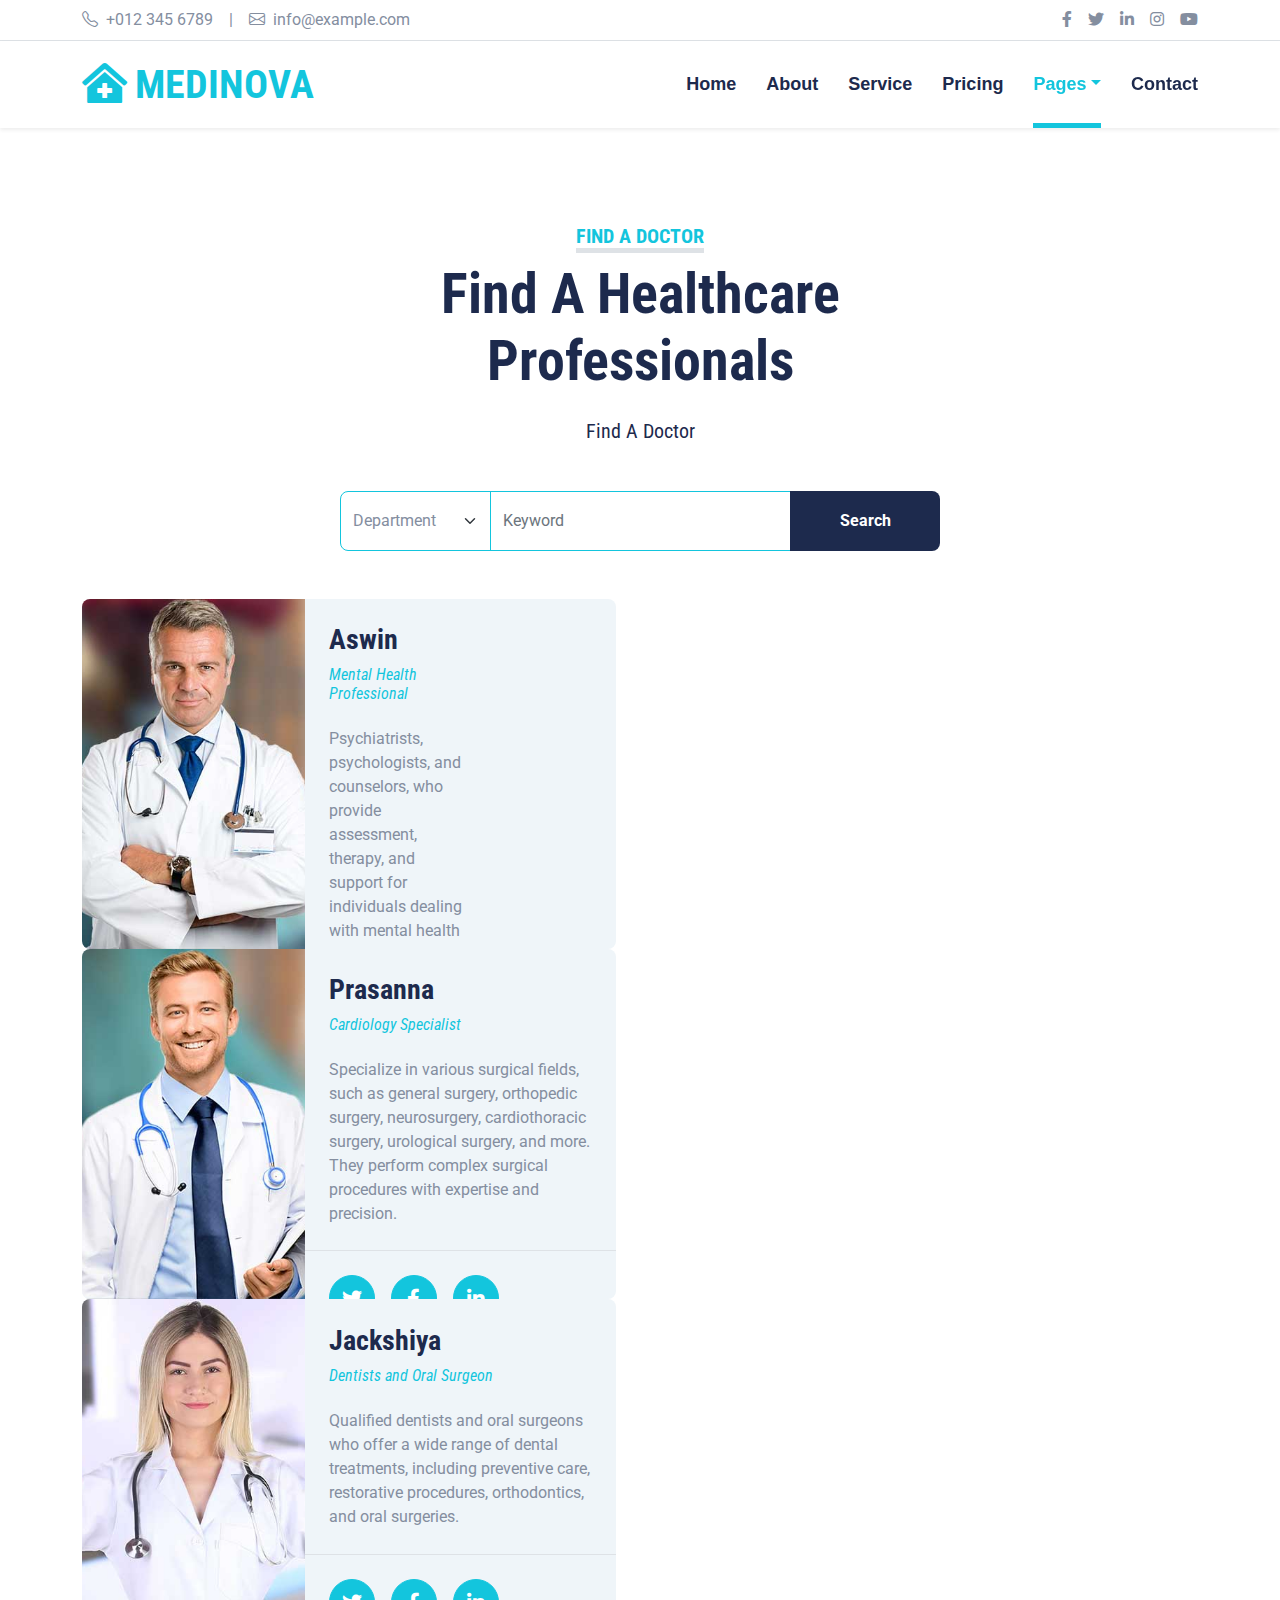
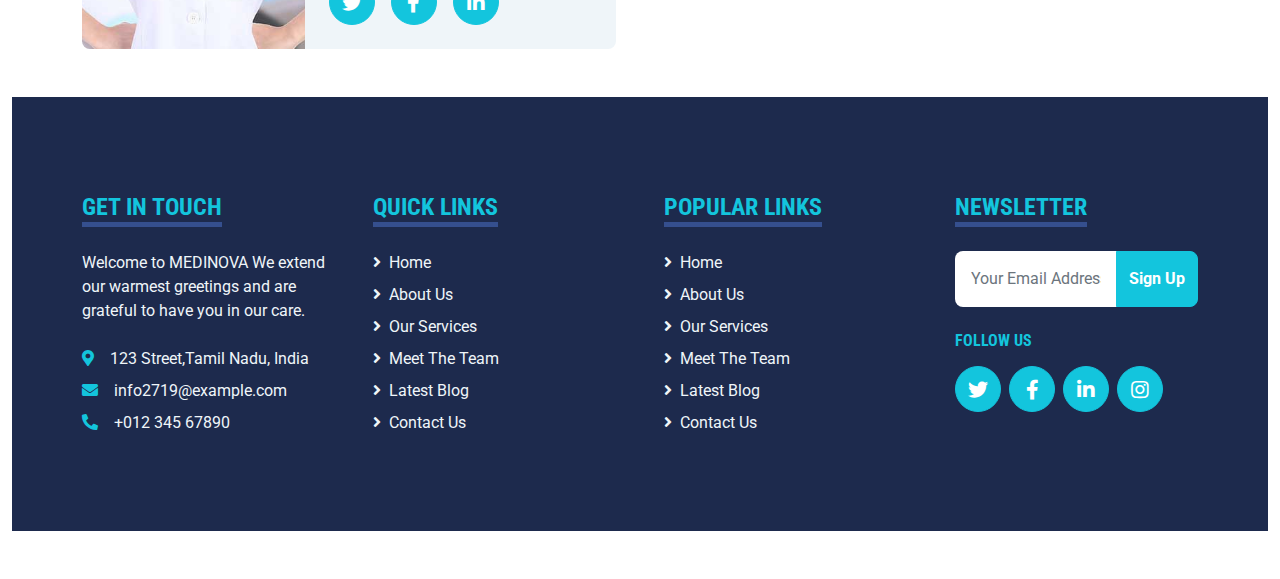
<file: search.html>
<!DOCTYPE html>
<html lang="en">

<head>
    <meta charset="utf-8">
    <title>MEDINOVA - Hospital Website</title>
    <meta content="width=device-width, initial-scale=1.0" name="viewport">
    <meta content="Free HTML Templates" name="keywords">
    <meta content="Free HTML Templates" name="description">

    <!-- Favicon -->
    <link href="img/favicon.ico" rel="icon">

    <!-- Google Web Fonts -->
    <link rel="preconnect" href="https://fonts.gstatic.com">
    <link href="https://fonts.googleapis.com/css2?family=Roboto+Condensed:wght@400;700&family=Roboto:wght@400;700&display=swap" rel="stylesheet">  

    <!-- Icon Font Stylesheet -->
    <link href="https://cdnjs.cloudflare.com/ajax/libs/font-awesome/5.15.0/css/all.min.css" rel="stylesheet">
    <link href="https://cdn.jsdelivr.net/npm/bootstrap-icons@1.4.1/font/bootstrap-icons.css" rel="stylesheet">

    <!-- Libraries Stylesheet -->
    <link href="lib/owlcarousel/assets/owl.carousel.min.css" rel="stylesheet">
    <link href="lib/tempusdominus/css/tempusdominus-bootstrap-4.min.css" rel="stylesheet" />

    <!-- Customized Bootstrap Stylesheet -->
    <link href="css/bootstrap.min.css" rel="stylesheet">

    <!-- Template Stylesheet -->
    <link href="css/style.css" rel="stylesheet">
</head>

<body>
    <!-- Topbar Start -->
    <div class="container-fluid py-2 border-bottom d-none d-lg-block">
        <div class="container">
            <div class="row">
                <div class="col-md-6 text-center text-lg-start mb-2 mb-lg-0">
                    <div class="d-inline-flex align-items-center">
                        <a class="text-decoration-none text-body pe-3" href=""><i class="bi bi-telephone me-2"></i>+012 345 6789</a>
                        <span class="text-body">|</span>
                        <a class="text-decoration-none text-body px-3" href=""><i class="bi bi-envelope me-2"></i>info@example.com</a>
                    </div>
                </div>
                <div class="col-md-6 text-center text-lg-end">
                    <div class="d-inline-flex align-items-center">
                        <a class="text-body px-2" href="">
                            <i class="fab fa-facebook-f"></i>
                        </a>
                        <a class="text-body px-2" href="">
                            <i class="fab fa-twitter"></i>
                        </a>
                        <a class="text-body px-2" href="">
                            <i class="fab fa-linkedin-in"></i>
                        </a>
                        <a class="text-body px-2" href="">
                            <i class="fab fa-instagram"></i>
                        </a>
                        <a class="text-body ps-2" href="">
                            <i class="fab fa-youtube"></i>
                        </a>
                    </div>
                </div>
            </div>
        </div>
    </div>
    <!-- Topbar End -->


    <!-- Navbar Start -->
    <div class="container-fluid sticky-top bg-white shadow-sm mb-5">
        <div class="container">
            <nav class="navbar navbar-expand-lg bg-white navbar-light py-3 py-lg-0">
                <a href="index.html" class="navbar-brand">
                    <h1 class="m-0 text-uppercase text-primary"><i class="fa fa-clinic-medical me-2"></i>Medinova</h1>
                </a>
                <button class="navbar-toggler" type="button" data-bs-toggle="collapse" data-bs-target="#navbarCollapse">
                    <span class="navbar-toggler-icon"></span>
                </button>
                <div class="collapse navbar-collapse" id="navbarCollapse">
                    <div class="navbar-nav ms-auto py-0">
                        <a href="index.html" class="nav-item nav-link">Home</a>
                        <a href="about.html" class="nav-item nav-link">About</a>
                        <a href="service.html" class="nav-item nav-link">Service</a>
                        <a href="price.html" class="nav-item nav-link">Pricing</a>
                        <div class="nav-item dropdown">
                            <a href="#" class="nav-link dropdown-toggle active" data-bs-toggle="dropdown">Pages</a>
                            <div class="dropdown-menu m-0">
                                <a href="blog.html" class="dropdown-item">Blog Grid</a>
                                <a href="detail.html" class="dropdown-item">Blog Detail</a>
                                <a href="team.html" class="dropdown-item">The Team</a>
                                <a href="testimonial.html" class="dropdown-item">Testimonial</a>
                                <a href="appointment.html" class="dropdown-item">Appointment</a>
                                <a href="search.html" class="dropdown-item active">Search</a>
                            </div>
                        </div>
                        <a href="contact.html" class="nav-item nav-link">Contact</a>
                    </div>
                </div>
            </nav>
        </div>
    </div>
    <!-- Navbar End -->


    <!-- Search Start -->
    <div class="container-fluid pt-5">
        <div class="container">
            <div class="text-center mx-auto mb-5" style="max-width: 500px;">
                <h5 class="d-inline-block text-primary text-uppercase border-bottom border-5">Find A Doctor</h5>
                <h1 class="display-4 mb-4">Find A Healthcare Professionals</h1>
                <h5 class="fw-normal">Find A Doctor</h5>
            </div>
            <div class="mx-auto" style="width: 100%; max-width: 600px;">
                <div class="input-group">
                    <select class="form-select border-primary w-25" style="height: 60px;">
                        <option selected>Department</option>
                        <option value="1">Department 1</option>
                        <option value="2">Department 2</option>
                        <option value="3">Department 3</option>
                    </select>
                    <input type="text" class="form-control border-primary w-50" placeholder="Keyword">
                    <button class="btn btn-dark border-0 w-25">Search</button>
                </div>
            </div>
        </div>
    </div>
    <!-- Search End -->


    <!-- Search Result Start -->
    <div class="container-fluid py-5">
        <div class="container">
            <div class="row g-5">
                <div class="col-lg-6 team-item">
                    <div class="row g-0 bg-light rounded overflow-hidden">
                        <div class="col-12 col-sm-5 h-100">
                            <img class="img-fluid h-100" src="img/team-1.jpg" style="object-fit: cover;">
                        </div>
                        <div class="col-12 col-sm-7 h-100 d-flex flex-column">
                            <div class="col-12 col-sm-7 h-100 d-flex flex-column">
                                <div class="mt-auto p-4">
                                    <h3>Aswin</h3>
                                    <h6 class="fw-normal fst-italic text-primary mb-4">Mental Health Professional</h6>
                                    <p class="m-0">Psychiatrists, psychologists, and counselors, who provide assessment, therapy, and support for individuals dealing with mental health concerns.</p>
                                </div>
                                <div class="d-flex mt-auto border-top p-4">
                                    <a class="btn btn-lg btn-primary btn-lg-square rounded-circle me-3" href="#"><i class="fab fa-twitter"></i></a>
                                    <a class="btn btn-lg btn-primary btn-lg-square rounded-circle me-3" href="#"><i class="fab fa-facebook-f"></i></a>
                                    <a class="btn btn-lg btn-primary btn-lg-square rounded-circle" href="#"><i class="fab fa-linkedin-in"></i></a>
                                </div>
                            </div>
                        </div>
                    </div>
                    <div class="team-item">
                        <div class="row g-0 bg-light rounded overflow-hidden">
                            <div class="col-12 col-sm-5 h-100">
                                <img class="img-fluid h-100" src="img/team-2.jpg" style="object-fit: cover;">
                            </div>
                            <div class="col-12 col-sm-7 h-100 d-flex flex-column">
                                <div class="mt-auto p-4">
                                    <h3>Prasanna</h3>
                                    <h6 class="fw-normal fst-italic text-primary mb-4">Cardiology Specialist</h6>
                                    <p class="m-0">Specialize in various surgical fields, such as general surgery, orthopedic surgery, neurosurgery, cardiothoracic surgery, urological surgery, and more. They perform complex surgical procedures with expertise and precision.</p>
                                </div>
                                <div class="d-flex mt-auto border-top p-4">
                                    <a class="btn btn-lg btn-primary btn-lg-square rounded-circle me-3" href="#"><i class="fab fa-twitter"></i></a>
                                    <a class="btn btn-lg btn-primary btn-lg-square rounded-circle me-3" href="#"><i class="fab fa-facebook-f"></i></a>
                                    <a class="btn btn-lg btn-primary btn-lg-square rounded-circle" href="#"><i class="fab fa-linkedin-in"></i></a>
                                </div>
                            </div>
                        </div>
                    </div>
                    <div class="team-item">
                        <div class="row g-0 bg-light rounded overflow-hidden">
                            <div class="col-12 col-sm-5 h-100">
                                <img class="img-fluid h-100" src="img/team-3.jpg" style="object-fit: cover;">
                            </div>
                            <div class="col-12 col-sm-7 h-100 d-flex flex-column">
                                <div class="mt-auto p-4">
                                    <h3>Jackshiya</h3>
                                    <h6 class="fw-normal fst-italic text-primary mb-4">Dentists and Oral Surgeon</h6>
                                    <p class="m-0">Qualified dentists and oral surgeons who offer a wide range of dental treatments, including preventive care, restorative procedures, orthodontics, and oral surgeries.</p>
                                </div>
                                <div class="d-flex mt-auto border-top p-4">
                                    <a class="btn btn-lg btn-primary btn-lg-square rounded-circle me-3" href="#"><i class="fab fa-twitter"></i></a>
                                    <a class="btn btn-lg btn-primary btn-lg-square rounded-circle me-3" href="#"><i class="fab fa-facebook-f"></i></a>
                                    <a class="btn btn-lg btn-primary btn-lg-square rounded-circle" href="#"><i class="fab fa-linkedin-in"></i></a>
                                </div>
                            </div>
                        </div>
                    </div>
                </div>
            </div>
        </div>
    <!-- Search Result End -->


    <!-- Footer Start -->
    <div class="container-fluid bg-dark text-light mt-5 py-5">
        <div class="container py-5">
            <div class="row g-5">
                <div class="col-lg-3 col-md-6">
                    <h4 class="d-inline-block text-primary text-uppercase border-bottom border-5 border-secondary mb-4">Get In Touch</h4>
                    <p class="mb-4">Welcome to MEDINOVA We extend our warmest greetings and are grateful to have you in our care.</p>                    
                    <p class="mb-2"><i class="fa fa-map-marker-alt text-primary me-3"></i>123 Street,Tamil Nadu, India</p>
                    <p class="mb-2"><i class="fa fa-envelope text-primary me-3"></i>info2719@example.com</p>
                    <p class="mb-0"><i class="fa fa-phone-alt text-primary me-3"></i>+012 345 67890</p>
                </div>
                <div class="col-lg-3 col-md-6">
                    <h4 class="d-inline-block text-primary text-uppercase border-bottom border-5 border-secondary mb-4">Quick Links</h4>
                    <div class="d-flex flex-column justify-content-start">
                        <a class="text-light mb-2" href="#"><i class="fa fa-angle-right me-2"></i>Home</a>
                        <a class="text-light mb-2" href="#"><i class="fa fa-angle-right me-2"></i>About Us</a>
                        <a class="text-light mb-2" href="#"><i class="fa fa-angle-right me-2"></i>Our Services</a>
                        <a class="text-light mb-2" href="#"><i class="fa fa-angle-right me-2"></i>Meet The Team</a>
                        <a class="text-light mb-2" href="#"><i class="fa fa-angle-right me-2"></i>Latest Blog</a>
                        <a class="text-light" href="#"><i class="fa fa-angle-right me-2"></i>Contact Us</a>
                    </div>
                </div>
                <div class="col-lg-3 col-md-6">
                    <h4 class="d-inline-block text-primary text-uppercase border-bottom border-5 border-secondary mb-4">Popular Links</h4>
                    <div class="d-flex flex-column justify-content-start">
                        <a class="text-light mb-2" href="#"><i class="fa fa-angle-right me-2"></i>Home</a>
                        <a class="text-light mb-2" href="#"><i class="fa fa-angle-right me-2"></i>About Us</a>
                        <a class="text-light mb-2" href="#"><i class="fa fa-angle-right me-2"></i>Our Services</a>
                        <a class="text-light mb-2" href="#"><i class="fa fa-angle-right me-2"></i>Meet The Team</a>
                        <a class="text-light mb-2" href="#"><i class="fa fa-angle-right me-2"></i>Latest Blog</a>
                        <a class="text-light" href="#"><i class="fa fa-angle-right me-2"></i>Contact Us</a>
                    </div>
                </div>
                <div class="col-lg-3 col-md-6">
                    <h4 class="d-inline-block text-primary text-uppercase border-bottom border-5 border-secondary mb-4">Newsletter</h4>
                    <form action="">
                        <div class="input-group">
                            <input type="text" class="form-control p-3 border-0" placeholder="Your Email Address">
                            <button class="btn btn-primary">Sign Up</button>
                        </div>
                    </form>
                    <h6 class="text-primary text-uppercase mt-4 mb-3">Follow Us</h6>
                    <div class="d-flex">
                        <a class="btn btn-lg btn-primary btn-lg-square rounded-circle me-2" href="#"><i class="fab fa-twitter"></i></a>
                        <a class="btn btn-lg btn-primary btn-lg-square rounded-circle me-2" href="#"><i class="fab fa-facebook-f"></i></a>
                        <a class="btn btn-lg btn-primary btn-lg-square rounded-circle me-2" href="#"><i class="fab fa-linkedin-in"></i></a>
                        <a class="btn btn-lg btn-primary btn-lg-square rounded-circle" href="#"><i class="fab fa-instagram"></i></a>
                    </div>
                </div>
            </div>
        </div>
    </div>
    
    <!-- Footer End -->


    <!-- Back to Top -->
    <a href="#" class="btn btn-lg btn-primary btn-lg-square back-to-top"><i class="bi bi-arrow-up"></i></a>


    <!-- JavaScript Libraries -->
    <script src="https://code.jquery.com/jquery-3.4.1.min.js"></script>
    <script src="https://cdn.jsdelivr.net/npm/bootstrap@5.0.0/dist/js/bootstrap.bundle.min.js"></script>
    <script src="lib/easing/easing.min.js"></script>
    <script src="lib/waypoints/waypoints.min.js"></script>
    <script src="lib/owlcarousel/owl.carousel.min.js"></script>
    <script src="lib/tempusdominus/js/moment.min.js"></script>
    <script src="lib/tempusdominus/js/moment-timezone.min.js"></script>
    <script src="lib/tempusdominus/js/tempusdominus-bootstrap-4.min.js"></script>

    <!-- Template Javascript -->
    <script src="js/main.js"></script>
</body>

</html>
</file>
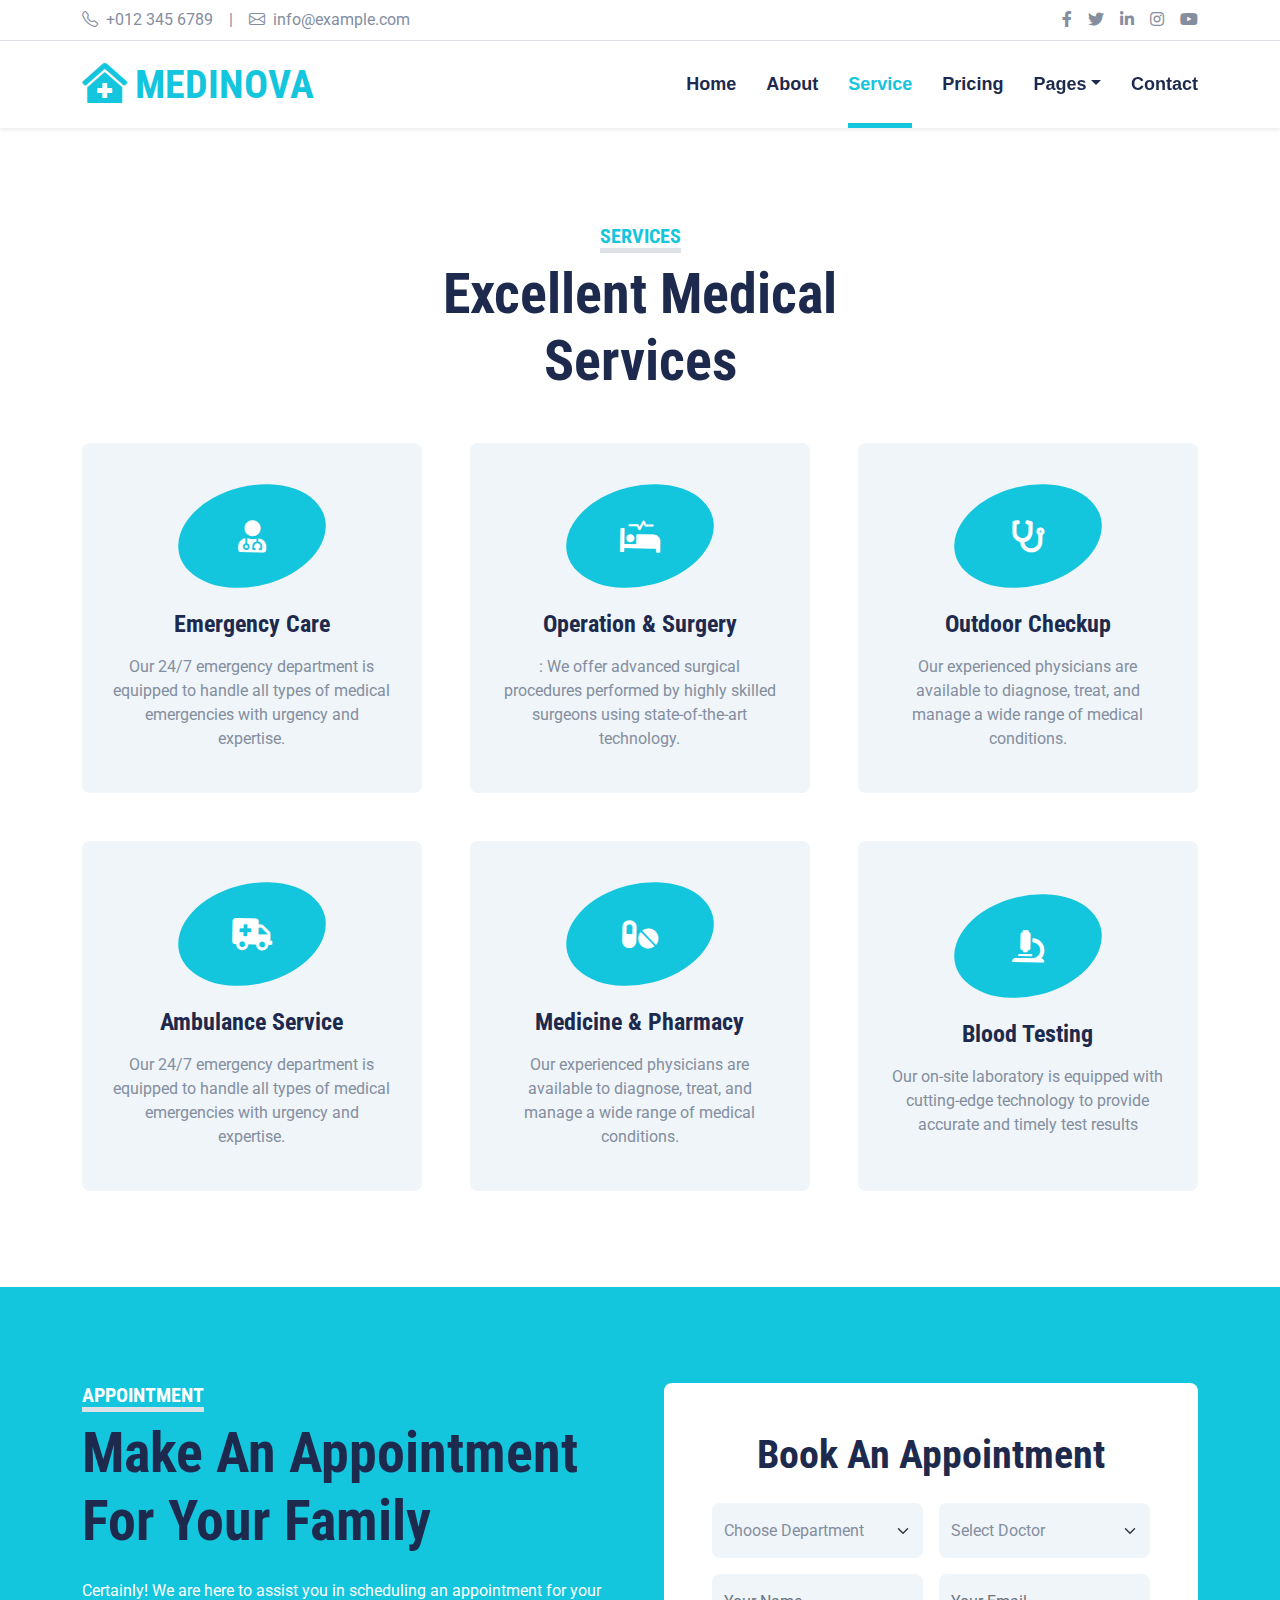
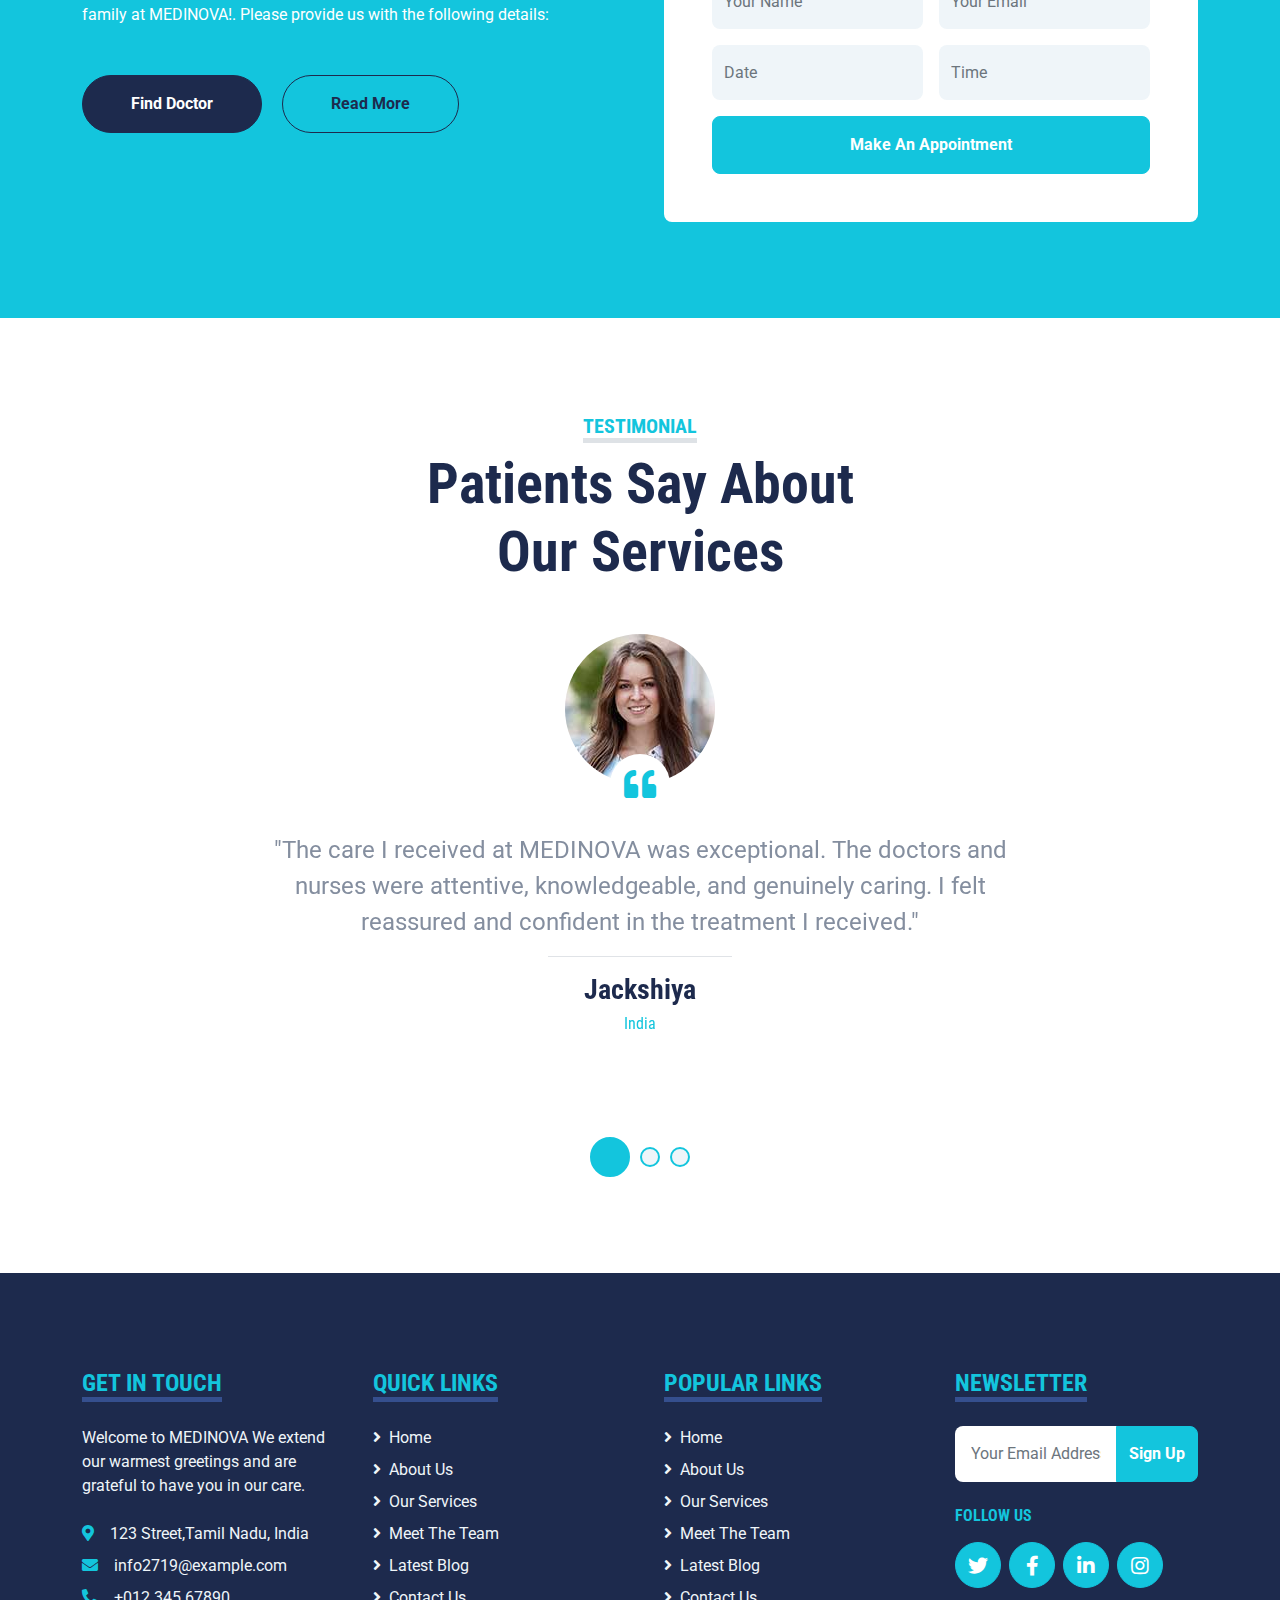
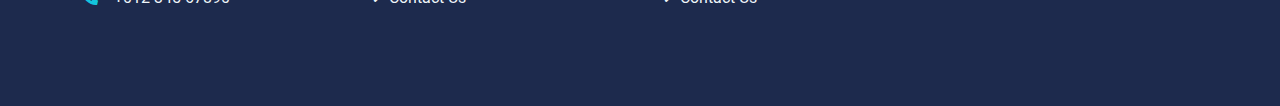
<file: service.html>
<!DOCTYPE html>
<html lang="en">

<head>
    <meta charset="utf-8">
    <title>MEDINOVA - Hospital Website</title>
    <meta content="width=device-width, initial-scale=1.0" name="viewport">
    <meta content="Free HTML Templates" name="keywords">
    <meta content="Free HTML Templates" name="description">

    <!-- Favicon -->
    <link href="img/favicon.ico" rel="icon">

    <!-- Google Web Fonts -->
    <link rel="preconnect" href="https://fonts.gstatic.com">
    <link href="https://fonts.googleapis.com/css2?family=Roboto+Condensed:wght@400;700&family=Roboto:wght@400;700&display=swap" rel="stylesheet">  

    <!-- Icon Font Stylesheet -->
    <link href="https://cdnjs.cloudflare.com/ajax/libs/font-awesome/5.15.0/css/all.min.css" rel="stylesheet">
    <link href="https://cdn.jsdelivr.net/npm/bootstrap-icons@1.4.1/font/bootstrap-icons.css" rel="stylesheet">

    <!-- Libraries Stylesheet -->
    <link href="lib/owlcarousel/assets/owl.carousel.min.css" rel="stylesheet">
    <link href="lib/tempusdominus/css/tempusdominus-bootstrap-4.min.css" rel="stylesheet" />

    <!-- Customized Bootstrap Stylesheet -->
    <link href="css/bootstrap.min.css" rel="stylesheet">

    <!-- Template Stylesheet -->
    <link href="css/style.css" rel="stylesheet">
</head>

<body>
    <!-- Topbar Start -->
    <div class="container-fluid py-2 border-bottom d-none d-lg-block">
        <div class="container">
            <div class="row">
                <div class="col-md-6 text-center text-lg-start mb-2 mb-lg-0">
                    <div class="d-inline-flex align-items-center">
                        <a class="text-decoration-none text-body pe-3" href=""><i class="bi bi-telephone me-2"></i>+012 345 6789</a>
                        <span class="text-body">|</span>
                        <a class="text-decoration-none text-body px-3" href=""><i class="bi bi-envelope me-2"></i>info@example.com</a>
                    </div>
                </div>
                <div class="col-md-6 text-center text-lg-end">
                    <div class="d-inline-flex align-items-center">
                        <a class="text-body px-2" href="">
                            <i class="fab fa-facebook-f"></i>
                        </a>
                        <a class="text-body px-2" href="">
                            <i class="fab fa-twitter"></i>
                        </a>
                        <a class="text-body px-2" href="">
                            <i class="fab fa-linkedin-in"></i>
                        </a>
                        <a class="text-body px-2" href="">
                            <i class="fab fa-instagram"></i>
                        </a>
                        <a class="text-body ps-2" href="">
                            <i class="fab fa-youtube"></i>
                        </a>
                    </div>
                </div>
            </div>
        </div>
    </div>
    <!-- Topbar End -->


    <!-- Navbar Start -->
    <div class="container-fluid sticky-top bg-white shadow-sm mb-5">
        <div class="container">
            <nav class="navbar navbar-expand-lg bg-white navbar-light py-3 py-lg-0">
                <a href="index.html" class="navbar-brand">
                    <h1 class="m-0 text-uppercase text-primary"><i class="fa fa-clinic-medical me-2"></i>Medinova</h1>
                </a>
                <button class="navbar-toggler" type="button" data-bs-toggle="collapse" data-bs-target="#navbarCollapse">
                    <span class="navbar-toggler-icon"></span>
                </button>
                <div class="collapse navbar-collapse" id="navbarCollapse">
                    <div class="navbar-nav ms-auto py-0">
                        <a href="index.html" class="nav-item nav-link">Home</a>
                        <a href="about.html" class="nav-item nav-link">About</a>
                        <a href="service.html" class="nav-item nav-link active">Service</a>
                        <a href="price.html" class="nav-item nav-link">Pricing</a>
                        <div class="nav-item dropdown">
                            <a href="#" class="nav-link dropdown-toggle" data-bs-toggle="dropdown">Pages</a>
                            <div class="dropdown-menu m-0">
                                <a href="blog.html" class="dropdown-item">Blog Grid</a>
                                <a href="detail.html" class="dropdown-item">Blog Detail</a>
                                <a href="team.html" class="dropdown-item">The Team</a>
                                <a href="testimonial.html" class="dropdown-item">Testimonial</a>
                                <a href="appointment.html" class="dropdown-item">Appointment</a>
                                <a href="search.html" class="dropdown-item">Search</a>
                            </div>
                        </div>
                        <a href="contact.html" class="nav-item nav-link">Contact</a>
                    </div>
                </div>
            </nav>
        </div>
    </div>
    <!-- Navbar End -->
    

    <!-- Services Start -->
    <div class="container-fluid py-5">
        <div class="container">
            <div class="text-center mx-auto mb-5" style="max-width: 500px;">
                <h5 class="d-inline-block text-primary text-uppercase border-bottom border-5">Services</h5>
                <h1 class="display-4">Excellent Medical Services</h1>
            </div>
            <div class="row g-5">
                <div class="col-lg-4 col-md-6">
                    <div class="service-item bg-light rounded d-flex flex-column align-items-center justify-content-center text-center">
                        <div class="service-icon mb-4">
                            <i class="fa fa-2x fa-user-md text-white"></i>
                        </div>
                        <h4 class="mb-3">Emergency Care</h4>
                        <p class="m-0">Our 24/7 emergency department is equipped to handle all types of medical emergencies with urgency and expertise.</p>
                        <a class="btn btn-lg btn-primary rounded-pill" href="">
                            <i class="bi bi-arrow-right"></i>
                        </a>
                    </div>
                </div>
                <div class="col-lg-4 col-md-6">
                    <div class="service-item bg-light rounded d-flex flex-column align-items-center justify-content-center text-center">
                        <div class="service-icon mb-4">
                            <i class="fa fa-2x fa-procedures text-white"></i>
                        </div>
                        <h4 class="mb-3">Operation & Surgery</h4>
                        <p class="m-0">: We offer advanced surgical procedures performed by highly skilled surgeons using state-of-the-art technology.</p>
                        <a class="btn btn-lg btn-primary rounded-pill" href="">
                            <i class="bi bi-arrow-right"></i>
                        </a>
                    </div>
                </div>
                <div class="col-lg-4 col-md-6">
                    <div class="service-item bg-light rounded d-flex flex-column align-items-center justify-content-center text-center">
                        <div class="service-icon mb-4">
                            <i class="fa fa-2x fa-stethoscope text-white"></i>
                        </div>
                        <h4 class="mb-3">Outdoor Checkup</h4>
                        <p class="m-0"> Our experienced physicians are available to diagnose, treat, and manage a wide range of medical conditions.</p>
                        <a class="btn btn-lg btn-primary rounded-pill" href="">
                            <i class="bi bi-arrow-right"></i>
                        </a>
                    </div>
                </div>
                <div class="col-lg-4 col-md-6">
                    <div class="service-item bg-light rounded d-flex flex-column align-items-center justify-content-center text-center">
                        <div class="service-icon mb-4">
                            <i class="fa fa-2x fa-ambulance text-white"></i>
                        </div>
                        <h4 class="mb-3">Ambulance Service</h4>
                        <p class="m-0">Our 24/7 emergency department is equipped to handle all types of medical emergencies with urgency and expertise.</p>
                        <a class="btn btn-lg btn-primary rounded-pill" href="">
                            <i class="bi bi-arrow-right"></i>
                        </a>
                    </div>
                </div>
                <div class="col-lg-4 col-md-6">
                    <div class="service-item bg-light rounded d-flex flex-column align-items-center justify-content-center text-center">
                        <div class="service-icon mb-4">
                            <i class="fa fa-2x fa-pills text-white"></i>
                        </div>
                        <h4 class="mb-3">Medicine & Pharmacy</h4>
                        <p class="m-0"> Our experienced physicians are available to diagnose, treat, and manage a wide range of medical conditions.</p>
                        <a class="btn btn-lg btn-primary rounded-pill" href="">
                            <i class="bi bi-arrow-right"></i>
                        </a>
                    </div>
                </div>
                <div class="col-lg-4 col-md-6">
                    <div class="service-item bg-light rounded d-flex flex-column align-items-center justify-content-center text-center">
                        <div class="service-icon mb-4">
                            <i class="fa fa-2x fa-microscope text-white"></i>
                        </div>
                        <h4 class="mb-3">Blood Testing</h4>
                        <p class="m-0">Our on-site laboratory is equipped with cutting-edge technology to provide accurate and timely test results</p>
                        <a class="btn btn-lg btn-primary rounded-pill" href="">
                            <i class="bi bi-arrow-right"></i>
                        </a>
                    </div>
                </div>
            </div>
        </div>
    </div>
    <!-- Services End -->


    <!-- Appointment Start -->
    <div class="container-fluid bg-primary my-5 py-5">
        <div class="container py-5">
            <div class="row gx-5">
                <div class="col-lg-6 mb-5 mb-lg-0">
                    <div class="mb-4">
                        <h5 class="d-inline-block text-white text-uppercase border-bottom border-5">Appointment</h5>
                        <h1 class="display-4">Make An Appointment For Your Family</h1>
                    </div>
                    <p class="text-white mb-5">Certainly! We are here to assist you in scheduling an appointment for your family at MEDINOVA!. Please provide us with the following details:</p>
                    <a class="btn btn-dark rounded-pill py-3 px-5 me-3" href="">Find Doctor</a>
                    <a class="btn btn-outline-dark rounded-pill py-3 px-5" href="">Read More</a>
                </div>
                <div class="col-lg-6">
                    <div class="bg-white text-center rounded p-5">
                        <h1 class="mb-4">Book An Appointment</h1>
                        <form>
                            <div class="row g-3">
                                <div class="col-12 col-sm-6">
                                    <select class="form-select bg-light border-0" style="height: 55px;">
                                        <option selected>Choose Department</option>
                                        <option value="1">Department 1</option>
                                        <option value="2">Department 2</option>
                                        <option value="3">Department 3</option>
                                    </select>
                                </div>
                                <div class="col-12 col-sm-6">
                                    <select class="form-select bg-light border-0" style="height: 55px;">
                                        <option selected>Select Doctor</option>
                                        <option value="1">Doctor 1</option>
                                        <option value="2">Doctor 2</option>
                                        <option value="3">Doctor 3</option>
                                    </select>
                                </div>
                                <div class="col-12 col-sm-6">
                                    <input type="text" class="form-control bg-light border-0" placeholder="Your Name" style="height: 55px;">
                                </div>
                                <div class="col-12 col-sm-6">
                                    <input type="email" class="form-control bg-light border-0" placeholder="Your Email" style="height: 55px;">
                                </div>
                                <div class="col-12 col-sm-6">
                                    <div class="date" id="date" data-target-input="nearest">
                                        <input type="text"
                                            class="form-control bg-light border-0 datetimepicker-input"
                                            placeholder="Date" data-target="#date" data-toggle="datetimepicker" style="height: 55px;">
                                    </div>
                                </div>
                                <div class="col-12 col-sm-6">
                                    <div class="time" id="time" data-target-input="nearest">
                                        <input type="text"
                                            class="form-control bg-light border-0 datetimepicker-input"
                                            placeholder="Time" data-target="#time" data-toggle="datetimepicker" style="height: 55px;">
                                    </div>
                                </div>
                                <div class="col-12">
                                    <button class="btn btn-primary w-100 py-3" type="submit">Make An Appointment</button>
                                </div>
                            </div>
                        </form>
                    </div>
                </div>
            </div>
        </div>
    </div>
    <!-- Appointment End -->


    <!-- Testimonial Start -->
    <div class="container-fluid py-5">
        <div class="container">
            <div class="text-center mx-auto mb-5" style="max-width: 500px;">
                <h5 class="d-inline-block text-primary text-uppercase border-bottom border-5">Testimonial</h5>
                <h1 class="display-4">Patients Say About Our Services</h1>
            </div>
            <div class="row justify-content-center">
                <div class="col-lg-8">
                    <div class="owl-carousel testimonial-carousel">
                        <div class="testimonial-item text-center">
                            <div class="position-relative mb-5">
                                <img class="img-fluid rounded-circle mx-auto" src="img/testimonial-1.jpg" alt="">
                                <div class="position-absolute top-100 start-50 translate-middle d-flex align-items-center justify-content-center bg-white rounded-circle" style="width: 60px; height: 60px;">
                                    <i class="fa fa-quote-left fa-2x text-primary"></i>
                                </div>
                            </div>
                            <p class="fs-4 fw-normal">"The care I received at MEDINOVA was exceptional. The doctors and nurses were attentive, knowledgeable, and genuinely caring. I felt reassured and confident in the treatment I received."</p>
                            <hr class="w-25 mx-auto">
                            <h3>Jackshiya</h3>
                            <h6 class="fw-normal text-primary mb-3">India</h6>
                        </div>
                        <div class="testimonial-item text-center">
                            <div class="position-relative mb-5">
                                <img class="img-fluid rounded-circle mx-auto" src="img/testimonial-2.jpg" alt="">
                                <div class="position-absolute top-100 start-50 translate-middle d-flex align-items-center justify-content-center bg-white rounded-circle" style="width: 60px; height: 60px;">
                                    <i class="fa fa-quote-left fa-2x text-primary"></i>
                                </div>
                            </div>
                            <p class="fs-4 fw-normal">"The staff at MEDINOVA went above and beyond to make me feel comfortable during my stay. From the moment I arrived, I was greeted with warmth and compassion. The nurses were incredibly kind and attentive, and the doctors took the time to listen to my concerns and answer my questions."</p>
                            <hr class="w-25 mx-auto">
                            <h3>Aswin</h3>
                            <h6 class="fw-normal text-primary mb-3">India </h6>
                        </div>
                        <div class="testimonial-item text-center">
                            <div class="position-relative mb-5">
                                <img class="img-fluid rounded-circle mx-auto" src="img/testimonial-3.jpg" alt="">
                                <div class="position-absolute top-100 start-50 translate-middle d-flex align-items-center justify-content-center bg-white rounded-circle" style="width: 60px; height: 60px;">
                                    <i class="fa fa-quote-left fa-2x text-primary"></i>
                                </div>
                            </div>
                            <p class="fs-4 fw-normal">"I recently had surgery at MEDINOVA, and I couldn't be happier with the outcome. The surgeon was highly skilled, and the entire surgical team was professional and supportive. The follow-up care I received was thorough, and I felt well taken care of throughout the recovery process." </p>
                            <hr class="w-25 mx-auto">
                            <h3>Akshaya</h3>
                            <h6 class="fw-normal text-primary mb-3">India </h6>
                        </div>
                    </div>
                </div>
            </div>
        </div>
    </div>
    <!-- Testimonial End -->


    <!-- Footer Start -->
    <div class="container-fluid bg-dark text-light mt-5 py-5">
        <div class="container py-5">
            <div class="row g-5">
                <div class="col-lg-3 col-md-6">
                    <h4 class="d-inline-block text-primary text-uppercase border-bottom border-5 border-secondary mb-4">Get In Touch</h4>
                    <p class="mb-4">Welcome to MEDINOVA We extend our warmest greetings and are grateful to have you in our care.</p>                    <p class="mb-2"><i class="fa fa-map-marker-alt text-primary me-3"></i>123 Street,Tamil Nadu, India</p>
                    <p class="mb-2"><i class="fa fa-envelope text-primary me-3"></i>info2719@example.com</p>
                    <p class="mb-0"><i class="fa fa-phone-alt text-primary me-3"></i>+012 345 67890</p>
                </div>
                <div class="col-lg-3 col-md-6">
                    <h4 class="d-inline-block text-primary text-uppercase border-bottom border-5 border-secondary mb-4">Quick Links</h4>
                    <div class="d-flex flex-column justify-content-start">
                        <a class="text-light mb-2" href="#"><i class="fa fa-angle-right me-2"></i>Home</a>
                        <a class="text-light mb-2" href="#"><i class="fa fa-angle-right me-2"></i>About Us</a>
                        <a class="text-light mb-2" href="#"><i class="fa fa-angle-right me-2"></i>Our Services</a>
                        <a class="text-light mb-2" href="#"><i class="fa fa-angle-right me-2"></i>Meet The Team</a>
                        <a class="text-light mb-2" href="#"><i class="fa fa-angle-right me-2"></i>Latest Blog</a>
                        <a class="text-light" href="#"><i class="fa fa-angle-right me-2"></i>Contact Us</a>
                    </div>
                </div>
                <div class="col-lg-3 col-md-6">
                    <h4 class="d-inline-block text-primary text-uppercase border-bottom border-5 border-secondary mb-4">Popular Links</h4>
                    <div class="d-flex flex-column justify-content-start">
                        <a class="text-light mb-2" href="#"><i class="fa fa-angle-right me-2"></i>Home</a>
                        <a class="text-light mb-2" href="#"><i class="fa fa-angle-right me-2"></i>About Us</a>
                        <a class="text-light mb-2" href="#"><i class="fa fa-angle-right me-2"></i>Our Services</a>
                        <a class="text-light mb-2" href="#"><i class="fa fa-angle-right me-2"></i>Meet The Team</a>
                        <a class="text-light mb-2" href="#"><i class="fa fa-angle-right me-2"></i>Latest Blog</a>
                        <a class="text-light" href="#"><i class="fa fa-angle-right me-2"></i>Contact Us</a>
                    </div>
                </div>
                <div class="col-lg-3 col-md-6">
                    <h4 class="d-inline-block text-primary text-uppercase border-bottom border-5 border-secondary mb-4">Newsletter</h4>
                    <form action="">
                        <div class="input-group">
                            <input type="text" class="form-control p-3 border-0" placeholder="Your Email Address">
                            <button class="btn btn-primary">Sign Up</button>
                        </div>
                    </form>
                    <h6 class="text-primary text-uppercase mt-4 mb-3">Follow Us</h6>
                    <div class="d-flex">
                        <a class="btn btn-lg btn-primary btn-lg-square rounded-circle me-2" href="#"><i class="fab fa-twitter"></i></a>
                        <a class="btn btn-lg btn-primary btn-lg-square rounded-circle me-2" href="#"><i class="fab fa-facebook-f"></i></a>
                        <a class="btn btn-lg btn-primary btn-lg-square rounded-circle me-2" href="#"><i class="fab fa-linkedin-in"></i></a>
                        <a class="btn btn-lg btn-primary btn-lg-square rounded-circle" href="#"><i class="fab fa-instagram"></i></a>
                    </div>
                </div>
            </div>
        </div>
    </div>
    
    <!-- Footer End -->


    <!-- Back to Top -->
    <a href="#" class="btn btn-lg btn-primary btn-lg-square back-to-top"><i class="bi bi-arrow-up"></i></a>


    <!-- JavaScript Libraries -->
    <script src="https://code.jquery.com/jquery-3.4.1.min.js"></script>
    <script src="https://cdn.jsdelivr.net/npm/bootstrap@5.0.0/dist/js/bootstrap.bundle.min.js"></script>
    <script src="lib/easing/easing.min.js"></script>
    <script src="lib/waypoints/waypoints.min.js"></script>
    <script src="lib/owlcarousel/owl.carousel.min.js"></script>
    <script src="lib/tempusdominus/js/moment.min.js"></script>
    <script src="lib/tempusdominus/js/moment-timezone.min.js"></script>
    <script src="lib/tempusdominus/js/tempusdominus-bootstrap-4.min.js"></script>

    <!-- Template Javascript -->
    <script src="js/main.js"></script>
</body>

</html>
</file>
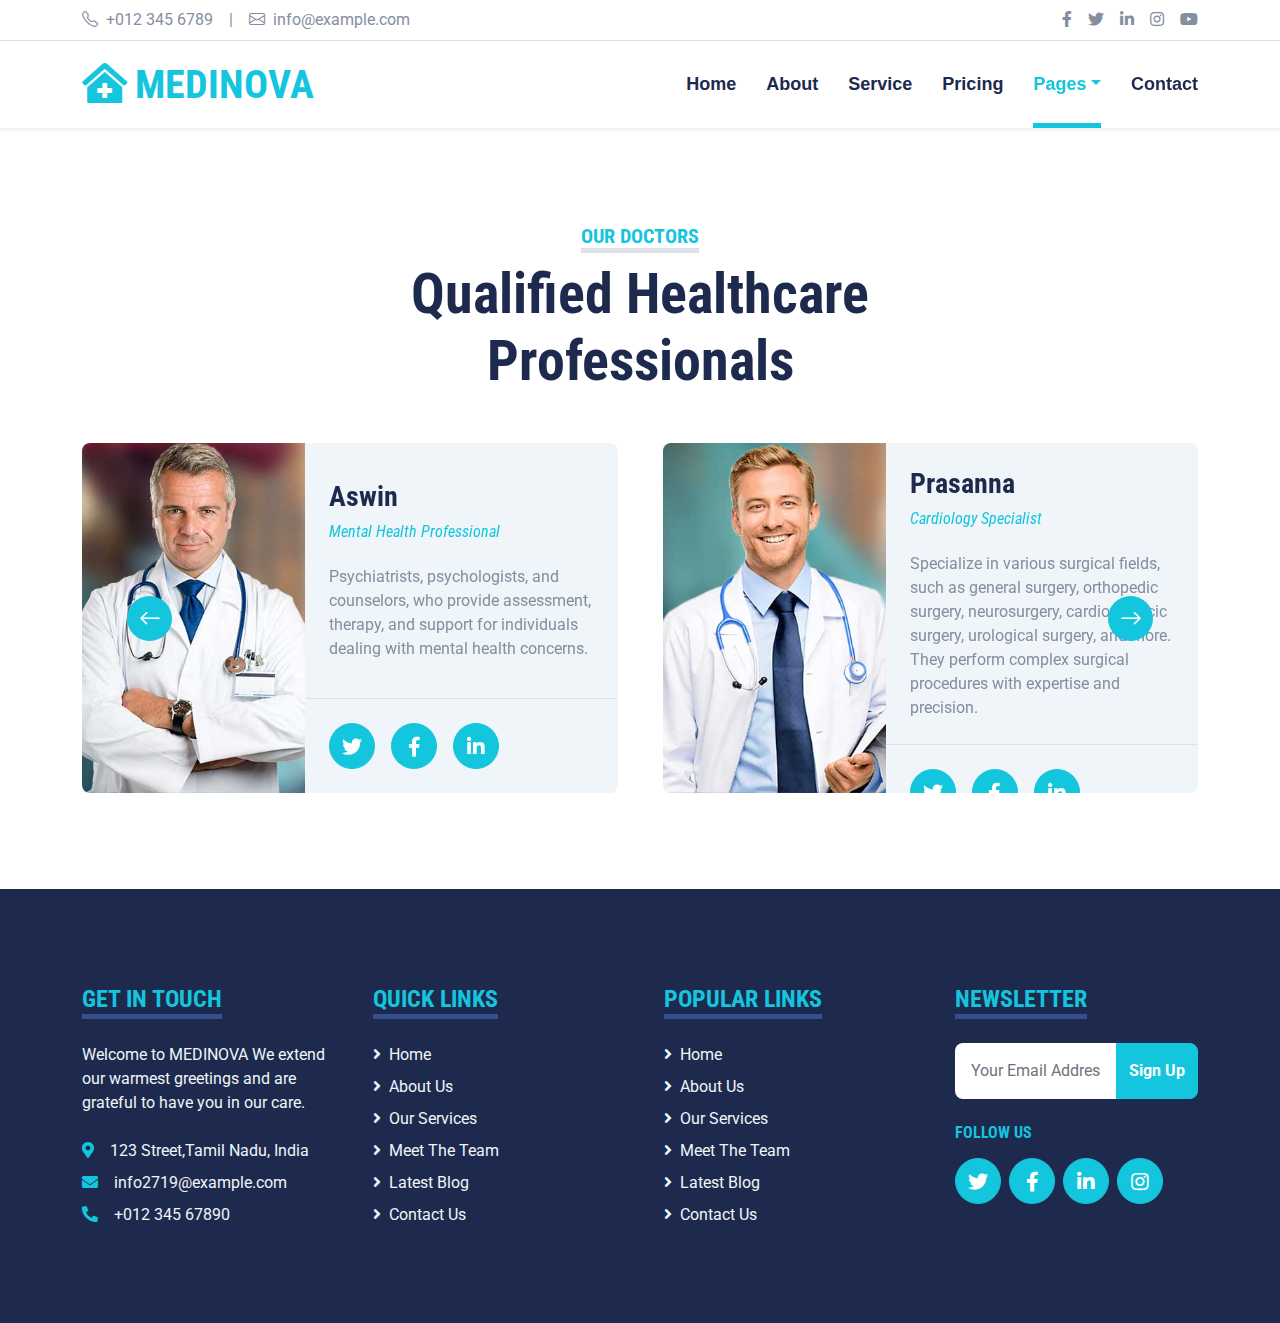
<file: team.html>
<!DOCTYPE html>
<html lang="en">

<head>
    <meta charset="utf-8">
    <title>MEDINOVA - Hospital Website</title>
    <meta content="width=device-width, initial-scale=1.0" name="viewport">
    <meta content="Free HTML Templates" name="keywords">
    <meta content="Free HTML Templates" name="description">

    <!-- Favicon -->
    <link href="img/favicon.ico" rel="icon">

    <!-- Google Web Fonts -->
    <link rel="preconnect" href="https://fonts.gstatic.com">
    <link href="https://fonts.googleapis.com/css2?family=Roboto+Condensed:wght@400;700&family=Roboto:wght@400;700&display=swap" rel="stylesheet">  

    <!-- Icon Font Stylesheet -->
    <link href="https://cdnjs.cloudflare.com/ajax/libs/font-awesome/5.15.0/css/all.min.css" rel="stylesheet">
    <link href="https://cdn.jsdelivr.net/npm/bootstrap-icons@1.4.1/font/bootstrap-icons.css" rel="stylesheet">

    <!-- Libraries Stylesheet -->
    <link href="lib/owlcarousel/assets/owl.carousel.min.css" rel="stylesheet">
    <link href="lib/tempusdominus/css/tempusdominus-bootstrap-4.min.css" rel="stylesheet" />

    <!-- Customized Bootstrap Stylesheet -->
    <link href="css/bootstrap.min.css" rel="stylesheet">

    <!-- Template Stylesheet -->
    <link href="css/style.css" rel="stylesheet">
</head>

<body>
    <!-- Topbar Start -->
    <div class="container-fluid py-2 border-bottom d-none d-lg-block">
        <div class="container">
            <div class="row">
                <div class="col-md-6 text-center text-lg-start mb-2 mb-lg-0">
                    <div class="d-inline-flex align-items-center">
                        <a class="text-decoration-none text-body pe-3" href=""><i class="bi bi-telephone me-2"></i>+012 345 6789</a>
                        <span class="text-body">|</span>
                        <a class="text-decoration-none text-body px-3" href=""><i class="bi bi-envelope me-2"></i>info@example.com</a>
                    </div>
                </div>
                <div class="col-md-6 text-center text-lg-end">
                    <div class="d-inline-flex align-items-center">
                        <a class="text-body px-2" href="">
                            <i class="fab fa-facebook-f"></i>
                        </a>
                        <a class="text-body px-2" href="">
                            <i class="fab fa-twitter"></i>
                        </a>
                        <a class="text-body px-2" href="">
                            <i class="fab fa-linkedin-in"></i>
                        </a>
                        <a class="text-body px-2" href="">
                            <i class="fab fa-instagram"></i>
                        </a>
                        <a class="text-body ps-2" href="">
                            <i class="fab fa-youtube"></i>
                        </a>
                    </div>
                </div>
            </div>
        </div>
    </div>
    <!-- Topbar End -->


    <!-- Navbar Start -->
    <div class="container-fluid sticky-top bg-white shadow-sm mb-5">
        <div class="container">
            <nav class="navbar navbar-expand-lg bg-white navbar-light py-3 py-lg-0">
                <a href="index.html" class="navbar-brand">
                    <h1 class="m-0 text-uppercase text-primary"><i class="fa fa-clinic-medical me-2"></i>Medinova</h1>
                </a>
                <button class="navbar-toggler" type="button" data-bs-toggle="collapse" data-bs-target="#navbarCollapse">
                    <span class="navbar-toggler-icon"></span>
                </button>
                <div class="collapse navbar-collapse" id="navbarCollapse">
                    <div class="navbar-nav ms-auto py-0">
                        <a href="index.html" class="nav-item nav-link">Home</a>
                        <a href="about.html" class="nav-item nav-link">About</a>
                        <a href="service.html" class="nav-item nav-link">Service</a>
                        <a href="price.html" class="nav-item nav-link">Pricing</a>
                        <div class="nav-item dropdown">
                            <a href="#" class="nav-link dropdown-toggle active" data-bs-toggle="dropdown">Pages</a>
                            <div class="dropdown-menu m-0">
                                <a href="blog.html" class="dropdown-item">Blog Grid</a>
                                <a href="detail.html" class="dropdown-item">Blog Detail</a>
                                <a href="team.html" class="dropdown-item active">The Team</a>
                                <a href="testimonial.html" class="dropdown-item">Testimonial</a>
                                <a href="appointment.html" class="dropdown-item">Appointment</a>
                                <a href="search.html" class="dropdown-item">Search</a>
                            </div>
                        </div>
                        <a href="contact.html" class="nav-item nav-link">Contact</a>
                    </div>
                </div>
            </nav>
        </div>
    </div>
    <!-- Navbar End -->


    <!-- Team Start -->
    <div class="container-fluid py-5">
        <div class="container">
            <div class="text-center mx-auto mb-5" style="max-width: 500px;">
                <h5 class="d-inline-block text-primary text-uppercase border-bottom border-5">Our Doctors</h5>
                <h1 class="display-4">Qualified Healthcare Professionals</h1>
            </div>
            <div class="owl-carousel team-carousel position-relative">
                <div class="team-item">
                    <div class="row g-0 bg-light rounded overflow-hidden">
                        <div class="col-12 col-sm-5 h-100">
                            <img class="img-fluid h-100" src="img/team-1.jpg" style="object-fit: cover;">
                        </div>
                        <div class="col-12 col-sm-7 h-100 d-flex flex-column">
                            <div class="mt-auto p-4">
                                <h3>Aswin</h3>
                                <h6 class="fw-normal fst-italic text-primary mb-4">Mental Health Professional</h6>
                                <p class="m-0">Psychiatrists, psychologists, and counselors, who provide assessment, therapy, and support for individuals dealing with mental health concerns.</p>
                            </div>
                            <div class="d-flex mt-auto border-top p-4">
                                <a class="btn btn-lg btn-primary btn-lg-square rounded-circle me-3" href="#"><i class="fab fa-twitter"></i></a>
                                <a class="btn btn-lg btn-primary btn-lg-square rounded-circle me-3" href="#"><i class="fab fa-facebook-f"></i></a>
                                <a class="btn btn-lg btn-primary btn-lg-square rounded-circle" href="#"><i class="fab fa-linkedin-in"></i></a>
                            </div>
                        </div>
                    </div>
                </div>
                <div class="team-item">
                    <div class="row g-0 bg-light rounded overflow-hidden">
                        <div class="col-12 col-sm-5 h-100">
                            <img class="img-fluid h-100" src="img/team-2.jpg" style="object-fit: cover;">
                        </div>
                        <div class="col-12 col-sm-7 h-100 d-flex flex-column">
                            <div class="mt-auto p-4">
                                <h3>Prasanna</h3>
                                <h6 class="fw-normal fst-italic text-primary mb-4">Cardiology Specialist</h6>
                                <p class="m-0">Specialize in various surgical fields, such as general surgery, orthopedic surgery, neurosurgery, cardiothoracic surgery, urological surgery, and more. They perform complex surgical procedures with expertise and precision.</p>
                            </div>
                            <div class="d-flex mt-auto border-top p-4">
                                <a class="btn btn-lg btn-primary btn-lg-square rounded-circle me-3" href="#"><i class="fab fa-twitter"></i></a>
                                <a class="btn btn-lg btn-primary btn-lg-square rounded-circle me-3" href="#"><i class="fab fa-facebook-f"></i></a>
                                <a class="btn btn-lg btn-primary btn-lg-square rounded-circle" href="#"><i class="fab fa-linkedin-in"></i></a>
                            </div>
                        </div>
                    </div>
                </div>
                <div class="team-item">
                    <div class="row g-0 bg-light rounded overflow-hidden">
                        <div class="col-12 col-sm-5 h-100">
                            <img class="img-fluid h-100" src="img/team-3.jpg" style="object-fit: cover;">
                        </div>
                        <div class="col-12 col-sm-7 h-100 d-flex flex-column">
                            <div class="mt-auto p-4">
                                <h3>Jackshiya</h3>
                                <h6 class="fw-normal fst-italic text-primary mb-4">Dentists and Oral Surgeon</h6>
                                <p class="m-0">Qualified dentists and oral surgeons who offer a wide range of dental treatments, including preventive care, restorative procedures, orthodontics, and oral surgeries.</p>
                            </div>
                            <div class="d-flex mt-auto border-top p-4">
                                <a class="btn btn-lg btn-primary btn-lg-square rounded-circle me-3" href="#"><i class="fab fa-twitter"></i></a>
                                <a class="btn btn-lg btn-primary btn-lg-square rounded-circle me-3" href="#"><i class="fab fa-facebook-f"></i></a>
                                <a class="btn btn-lg btn-primary btn-lg-square rounded-circle" href="#"><i class="fab fa-linkedin-in"></i></a>
                            </div>
                        </div>
                    </div>
                </div>
            </div>
        </div>
    </div>
    <!-- Team End -->


    <!-- Footer Start -->
    <div class="container-fluid bg-dark text-light mt-5 py-5">
        <div class="container py-5">
            <div class="row g-5">
                <div class="col-lg-3 col-md-6">
                    <h4 class="d-inline-block text-primary text-uppercase border-bottom border-5 border-secondary mb-4">Get In Touch</h4>
                    <p class="mb-4">Welcome to MEDINOVA We extend our warmest greetings and are grateful to have you in our care.</p>                    <p class="mb-2"><i class="fa fa-map-marker-alt text-primary me-3"></i>123 Street,Tamil Nadu, India</p>
                    <p class="mb-2"><i class="fa fa-envelope text-primary me-3"></i>info2719@example.com</p>
                    <p class="mb-0"><i class="fa fa-phone-alt text-primary me-3"></i>+012 345 67890</p>
                </div>
                <div class="col-lg-3 col-md-6">
                    <h4 class="d-inline-block text-primary text-uppercase border-bottom border-5 border-secondary mb-4">Quick Links</h4>
                    <div class="d-flex flex-column justify-content-start">
                        <a class="text-light mb-2" href="#"><i class="fa fa-angle-right me-2"></i>Home</a>
                        <a class="text-light mb-2" href="#"><i class="fa fa-angle-right me-2"></i>About Us</a>
                        <a class="text-light mb-2" href="#"><i class="fa fa-angle-right me-2"></i>Our Services</a>
                        <a class="text-light mb-2" href="#"><i class="fa fa-angle-right me-2"></i>Meet The Team</a>
                        <a class="text-light mb-2" href="#"><i class="fa fa-angle-right me-2"></i>Latest Blog</a>
                        <a class="text-light" href="#"><i class="fa fa-angle-right me-2"></i>Contact Us</a>
                    </div>
                </div>
                <div class="col-lg-3 col-md-6">
                    <h4 class="d-inline-block text-primary text-uppercase border-bottom border-5 border-secondary mb-4">Popular Links</h4>
                    <div class="d-flex flex-column justify-content-start">
                        <a class="text-light mb-2" href="#"><i class="fa fa-angle-right me-2"></i>Home</a>
                        <a class="text-light mb-2" href="#"><i class="fa fa-angle-right me-2"></i>About Us</a>
                        <a class="text-light mb-2" href="#"><i class="fa fa-angle-right me-2"></i>Our Services</a>
                        <a class="text-light mb-2" href="#"><i class="fa fa-angle-right me-2"></i>Meet The Team</a>
                        <a class="text-light mb-2" href="#"><i class="fa fa-angle-right me-2"></i>Latest Blog</a>
                        <a class="text-light" href="#"><i class="fa fa-angle-right me-2"></i>Contact Us</a>
                    </div>
                </div>
                <div class="col-lg-3 col-md-6">
                    <h4 class="d-inline-block text-primary text-uppercase border-bottom border-5 border-secondary mb-4">Newsletter</h4>
                    <form action="">
                        <div class="input-group">
                            <input type="text" class="form-control p-3 border-0" placeholder="Your Email Address">
                            <button class="btn btn-primary">Sign Up</button>
                        </div>
                    </form>
                    <h6 class="text-primary text-uppercase mt-4 mb-3">Follow Us</h6>
                    <div class="d-flex">
                        <a class="btn btn-lg btn-primary btn-lg-square rounded-circle me-2" href="#"><i class="fab fa-twitter"></i></a>
                        <a class="btn btn-lg btn-primary btn-lg-square rounded-circle me-2" href="#"><i class="fab fa-facebook-f"></i></a>
                        <a class="btn btn-lg btn-primary btn-lg-square rounded-circle me-2" href="#"><i class="fab fa-linkedin-in"></i></a>
                        <a class="btn btn-lg btn-primary btn-lg-square rounded-circle" href="#"><i class="fab fa-instagram"></i></a>
                    </div>
                </div>
            </div>
        </div>
    </div>
   
    <!-- Footer End -->


    <!-- Back to Top -->
    <a href="#" class="btn btn-lg btn-primary btn-lg-square back-to-top"><i class="bi bi-arrow-up"></i></a>


    <!-- JavaScript Libraries -->
    <script src="https://code.jquery.com/jquery-3.4.1.min.js"></script>
    <script src="https://cdn.jsdelivr.net/npm/bootstrap@5.0.0/dist/js/bootstrap.bundle.min.js"></script>
    <script src="lib/easing/easing.min.js"></script>
    <script src="lib/waypoints/waypoints.min.js"></script>
    <script src="lib/owlcarousel/owl.carousel.min.js"></script>
    <script src="lib/tempusdominus/js/moment.min.js"></script>
    <script src="lib/tempusdominus/js/moment-timezone.min.js"></script>
    <script src="lib/tempusdominus/js/tempusdominus-bootstrap-4.min.js"></script>

    <!-- Template Javascript -->
    <script src="js/main.js"></script>
</body>

</html>
</file>
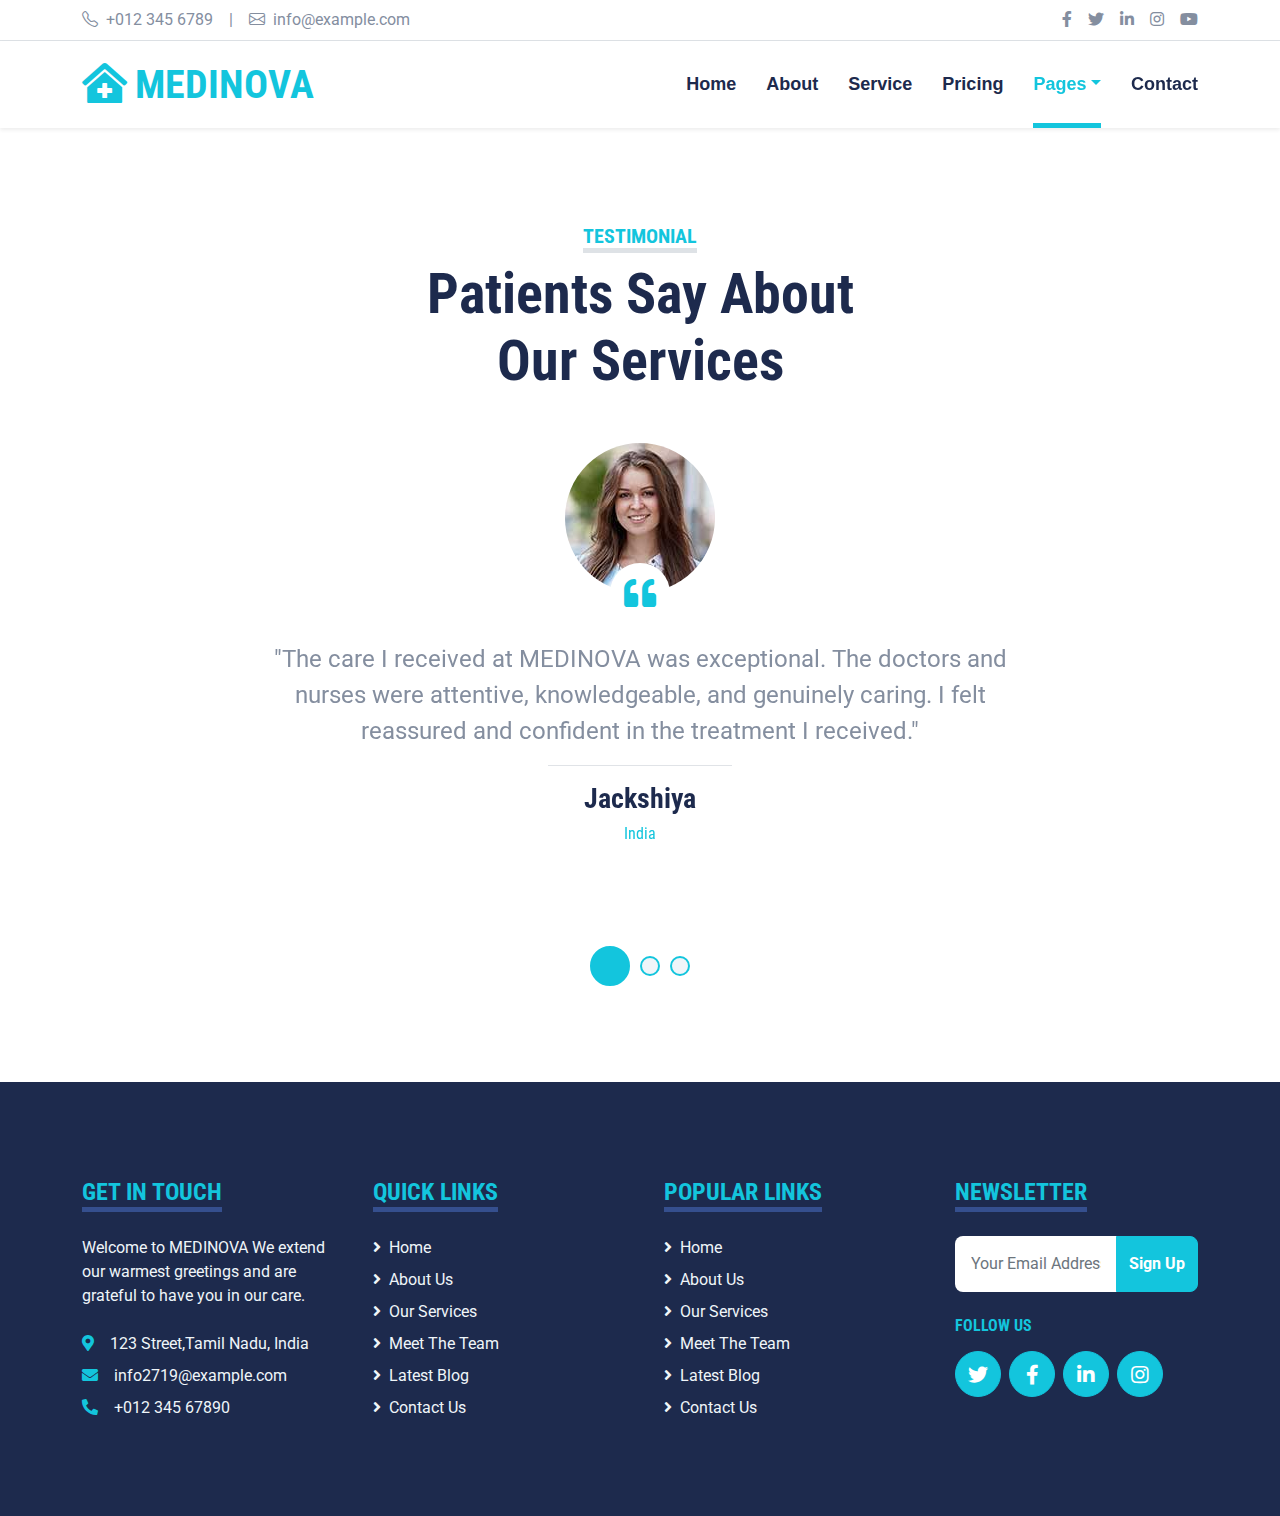
<file: testimonial.html>
<!DOCTYPE html>
<html lang="en">

<head>
    <meta charset="utf-8">
    <title>MEDINOVA - Hospital Website</title>
    <meta content="width=device-width, initial-scale=1.0" name="viewport">
    <meta content="Free HTML Templates" name="keywords">
    <meta content="Free HTML Templates" name="description">

    <!-- Favicon -->
    <link href="img/favicon.ico" rel="icon">

    <!-- Google Web Fonts -->
    <link rel="preconnect" href="https://fonts.gstatic.com">
    <link href="https://fonts.googleapis.com/css2?family=Roboto+Condensed:wght@400;700&family=Roboto:wght@400;700&display=swap" rel="stylesheet">  

    <!-- Icon Font Stylesheet -->
    <link href="https://cdnjs.cloudflare.com/ajax/libs/font-awesome/5.15.0/css/all.min.css" rel="stylesheet">
    <link href="https://cdn.jsdelivr.net/npm/bootstrap-icons@1.4.1/font/bootstrap-icons.css" rel="stylesheet">

    <!-- Libraries Stylesheet -->
    <link href="lib/owlcarousel/assets/owl.carousel.min.css" rel="stylesheet">
    <link href="lib/tempusdominus/css/tempusdominus-bootstrap-4.min.css" rel="stylesheet" />

    <!-- Customized Bootstrap Stylesheet -->
    <link href="css/bootstrap.min.css" rel="stylesheet">

    <!-- Template Stylesheet -->
    <link href="css/style.css" rel="stylesheet">
</head>

<body>
    <!-- Topbar Start -->
    <div class="container-fluid py-2 border-bottom d-none d-lg-block">
        <div class="container">
            <div class="row">
                <div class="col-md-6 text-center text-lg-start mb-2 mb-lg-0">
                    <div class="d-inline-flex align-items-center">
                        <a class="text-decoration-none text-body pe-3" href=""><i class="bi bi-telephone me-2"></i>+012 345 6789</a>
                        <span class="text-body">|</span>
                        <a class="text-decoration-none text-body px-3" href=""><i class="bi bi-envelope me-2"></i>info@example.com</a>
                    </div>
                </div>
                <div class="col-md-6 text-center text-lg-end">
                    <div class="d-inline-flex align-items-center">
                        <a class="text-body px-2" href="">
                            <i class="fab fa-facebook-f"></i>
                        </a>
                        <a class="text-body px-2" href="">
                            <i class="fab fa-twitter"></i>
                        </a>
                        <a class="text-body px-2" href="">
                            <i class="fab fa-linkedin-in"></i>
                        </a>
                        <a class="text-body px-2" href="">
                            <i class="fab fa-instagram"></i>
                        </a>
                        <a class="text-body ps-2" href="">
                            <i class="fab fa-youtube"></i>
                        </a>
                    </div>
                </div>
            </div>
        </div>
    </div>
    <!-- Topbar End -->


    <!-- Navbar Start -->
    <div class="container-fluid sticky-top bg-white shadow-sm mb-5">
        <div class="container">
            <nav class="navbar navbar-expand-lg bg-white navbar-light py-3 py-lg-0">
                <a href="index.html" class="navbar-brand">
                    <h1 class="m-0 text-uppercase text-primary"><i class="fa fa-clinic-medical me-2"></i>Medinova</h1>
                </a>
                <button class="navbar-toggler" type="button" data-bs-toggle="collapse" data-bs-target="#navbarCollapse">
                    <span class="navbar-toggler-icon"></span>
                </button>
                <div class="collapse navbar-collapse" id="navbarCollapse">
                    <div class="navbar-nav ms-auto py-0">
                        <a href="index.html" class="nav-item nav-link">Home</a>
                        <a href="about.html" class="nav-item nav-link">About</a>
                        <a href="service.html" class="nav-item nav-link">Service</a>
                        <a href="price.html" class="nav-item nav-link">Pricing</a>
                        <div class="nav-item dropdown">
                            <a href="#" class="nav-link dropdown-toggle active" data-bs-toggle="dropdown">Pages</a>
                            <div class="dropdown-menu m-0">
                                <a href="blog.html" class="dropdown-item">Blog Grid</a>
                                <a href="detail.html" class="dropdown-item">Blog Detail</a>
                                <a href="team.html" class="dropdown-item">The Team</a>
                                <a href="testimonial.html" class="dropdown-item active">Testimonial</a>
                                <a href="appointment.html" class="dropdown-item">Appointment</a>
                                <a href="search.html" class="dropdown-item">Search</a>
                            </div>
                        </div>
                        <a href="contact.html" class="nav-item nav-link">Contact</a>
                    </div>
                </div>
            </nav>
        </div>
    </div>
    <!-- Navbar End -->


    <!-- Testimonial Start -->
    <div class="container-fluid py-5">
        <div class="container">
            <div class="text-center mx-auto mb-5" style="max-width: 500px;">
                <h5 class="d-inline-block text-primary text-uppercase border-bottom border-5">Testimonial</h5>
                <h1 class="display-4">Patients Say About Our Services</h1>
            </div>
            <div class="row justify-content-center">
                <div class="col-lg-8">
                    <div class="owl-carousel testimonial-carousel">
                        <div class="testimonial-item text-center">
                            <div class="position-relative mb-5">
                                <img class="img-fluid rounded-circle mx-auto" src="img/testimonial-1.jpg" alt="">
                                <div class="position-absolute top-100 start-50 translate-middle d-flex align-items-center justify-content-center bg-white rounded-circle" style="width: 60px; height: 60px;">
                                    <i class="fa fa-quote-left fa-2x text-primary"></i>
                                </div>
                            </div>
                            <p class="fs-4 fw-normal">"The care I received at MEDINOVA was exceptional. The doctors and nurses were attentive, knowledgeable, and genuinely caring. I felt reassured and confident in the treatment I received."</p>
                            <hr class="w-25 mx-auto">
                            <h3>Jackshiya</h3>
                            <h6 class="fw-normal text-primary mb-3">India</h6>
                        </div>
                        <div class="testimonial-item text-center">
                            <div class="position-relative mb-5">
                                <img class="img-fluid rounded-circle mx-auto" src="img/testimonial-2.jpg" alt="">
                                <div class="position-absolute top-100 start-50 translate-middle d-flex align-items-center justify-content-center bg-white rounded-circle" style="width: 60px; height: 60px;">
                                    <i class="fa fa-quote-left fa-2x text-primary"></i>
                                </div>
                            </div>
                            <p class="fs-4 fw-normal">"The staff at MEDINOVA went above and beyond to make me feel comfortable during my stay. From the moment I arrived, I was greeted with warmth and compassion. The nurses were incredibly kind and attentive, and the doctors took the time to listen to my concerns and answer my questions."</p>
                            <hr class="w-25 mx-auto">
                            <h3>Aswin</h3>
                            <h6 class="fw-normal text-primary mb-3">India </h6>
                        </div>
                        <div class="testimonial-item text-center">
                            <div class="position-relative mb-5">
                                <img class="img-fluid rounded-circle mx-auto" src="img/testimonial-3.jpg" alt="">
                                <div class="position-absolute top-100 start-50 translate-middle d-flex align-items-center justify-content-center bg-white rounded-circle" style="width: 60px; height: 60px;">
                                    <i class="fa fa-quote-left fa-2x text-primary"></i>
                                </div>
                            </div>
                            <p class="fs-4 fw-normal">"I recently had surgery at MEDINOVA, and I couldn't be happier with the outcome. The surgeon was highly skilled, and the entire surgical team was professional and supportive. The follow-up care I received was thorough, and I felt well taken care of throughout the recovery process." </p>
                            <hr class="w-25 mx-auto">
                            <h3>Akshaya</h3>
                            <h6 class="fw-normal text-primary mb-3">India </h6>
                        </div>
                    </div>
                </div>
            </div>
        </div>
    </div>
    <!-- Testimonial End -->


    <!-- Footer Start -->
    <div class="container-fluid bg-dark text-light mt-5 py-5">
        <div class="container py-5">
            <div class="row g-5">
                <div class="col-lg-3 col-md-6">
                    <h4 class="d-inline-block text-primary text-uppercase border-bottom border-5 border-secondary mb-4">Get In Touch</h4>
                    <p class="mb-4">Welcome to MEDINOVA We extend our warmest greetings and are grateful to have you in our care.</p>                    <p class="mb-2"><i class="fa fa-map-marker-alt text-primary me-3"></i>123 Street,Tamil Nadu, India</p>
                    <p class="mb-2"><i class="fa fa-envelope text-primary me-3"></i>info2719@example.com</p>
                    <p class="mb-0"><i class="fa fa-phone-alt text-primary me-3"></i>+012 345 67890</p>
                </div>
                <div class="col-lg-3 col-md-6">
                    <h4 class="d-inline-block text-primary text-uppercase border-bottom border-5 border-secondary mb-4">Quick Links</h4>
                    <div class="d-flex flex-column justify-content-start">
                        <a class="text-light mb-2" href="#"><i class="fa fa-angle-right me-2"></i>Home</a>
                        <a class="text-light mb-2" href="#"><i class="fa fa-angle-right me-2"></i>About Us</a>
                        <a class="text-light mb-2" href="#"><i class="fa fa-angle-right me-2"></i>Our Services</a>
                        <a class="text-light mb-2" href="#"><i class="fa fa-angle-right me-2"></i>Meet The Team</a>
                        <a class="text-light mb-2" href="#"><i class="fa fa-angle-right me-2"></i>Latest Blog</a>
                        <a class="text-light" href="#"><i class="fa fa-angle-right me-2"></i>Contact Us</a>
                    </div>
                </div>
                <div class="col-lg-3 col-md-6">
                    <h4 class="d-inline-block text-primary text-uppercase border-bottom border-5 border-secondary mb-4">Popular Links</h4>
                    <div class="d-flex flex-column justify-content-start">
                        <a class="text-light mb-2" href="#"><i class="fa fa-angle-right me-2"></i>Home</a>
                        <a class="text-light mb-2" href="#"><i class="fa fa-angle-right me-2"></i>About Us</a>
                        <a class="text-light mb-2" href="#"><i class="fa fa-angle-right me-2"></i>Our Services</a>
                        <a class="text-light mb-2" href="#"><i class="fa fa-angle-right me-2"></i>Meet The Team</a>
                        <a class="text-light mb-2" href="#"><i class="fa fa-angle-right me-2"></i>Latest Blog</a>
                        <a class="text-light" href="#"><i class="fa fa-angle-right me-2"></i>Contact Us</a>
                    </div>
                </div>
                <div class="col-lg-3 col-md-6">
                    <h4 class="d-inline-block text-primary text-uppercase border-bottom border-5 border-secondary mb-4">Newsletter</h4>
                    <form action="">
                        <div class="input-group">
                            <input type="text" class="form-control p-3 border-0" placeholder="Your Email Address">
                            <button class="btn btn-primary">Sign Up</button>
                        </div>
                    </form>
                    <h6 class="text-primary text-uppercase mt-4 mb-3">Follow Us</h6>
                    <div class="d-flex">
                        <a class="btn btn-lg btn-primary btn-lg-square rounded-circle me-2" href="#"><i class="fab fa-twitter"></i></a>
                        <a class="btn btn-lg btn-primary btn-lg-square rounded-circle me-2" href="#"><i class="fab fa-facebook-f"></i></a>
                        <a class="btn btn-lg btn-primary btn-lg-square rounded-circle me-2" href="#"><i class="fab fa-linkedin-in"></i></a>
                        <a class="btn btn-lg btn-primary btn-lg-square rounded-circle" href="#"><i class="fab fa-instagram"></i></a>
                    </div>
                </div>
            </div>
        </div>
    </div>
    
    <!-- Footer End -->


    <!-- Back to Top -->
    <a href="#" class="btn btn-lg btn-primary btn-lg-square back-to-top"><i class="bi bi-arrow-up"></i></a>


    <!-- JavaScript Libraries -->
    <script src="https://code.jquery.com/jquery-3.4.1.min.js"></script>
    <script src="https://cdn.jsdelivr.net/npm/bootstrap@5.0.0/dist/js/bootstrap.bundle.min.js"></script>
    <script src="lib/easing/easing.min.js"></script>
    <script src="lib/waypoints/waypoints.min.js"></script>
    <script src="lib/owlcarousel/owl.carousel.min.js"></script>
    <script src="lib/tempusdominus/js/moment.min.js"></script>
    <script src="lib/tempusdominus/js/moment-timezone.min.js"></script>
    <script src="lib/tempusdominus/js/tempusdominus-bootstrap-4.min.js"></script>

    <!-- Template Javascript -->
    <script src="js/main.js"></script>
</body>

</html>
</file>
<file: css/style.css>
/********** Template CSS **********/
:root {
    --primary: #13C5DD;
    --secondary: #354F8E;
    --light: #EFF5F9;
    --dark: #1D2A4D;
}

.btn {
    font-weight: 700;
    transition: .5s;
}

.btn:hover {
    -webkit-box-shadow: 0 8px 6px -6px #555555;
    -moz-box-shadow: 0 8px 6px -6px #555555;
    box-shadow: 0 8px 6px -6px #555555;
}

.btn-primary {
    color: #FFFFFF;
}

.btn-square {
    width: 36px;
    height: 36px;
}

.btn-sm-square {
    width: 28px;
    height: 28px;
}

.btn-lg-square {
    width: 46px;
    height: 46px;
}

.btn-square,
.btn-sm-square,
.btn-lg-square {
    padding-left: 0;
    padding-right: 0;
    text-align: center;
}

.back-to-top {
    position: fixed;
    display: none;
    right: 30px;
    bottom: 0;
    border-radius: 50% 50% 0 0;
    z-index: 99;
}

.navbar-light .navbar-nav .nav-link {
    font-family: 'Jost', sans-serif;
    position: relative;
    margin-left: 30px;
    padding: 30px 0;
    font-size: 18px;
    font-weight: 700;
    color: var(--dark);
    outline: none;
    transition: .5s;
}

.navbar-light .navbar-nav .nav-link:hover,
.navbar-light .navbar-nav .nav-link.active {
    color: var(--primary);
}

@media (min-width: 992px) {
    .navbar-light .navbar-nav .nav-link::before {
        position: absolute;
        content: "";
        width: 0;
        height: 5px;
        bottom: 0;
        left: 50%;
        background: var(--primary);
        transition: .5s;
    }

    .navbar-light .navbar-nav .nav-link:hover::before,
    .navbar-light .navbar-nav .nav-link.active::before {
        width: 100%;
        left: 0;
    }
}

@media (max-width: 991.98px) {
    .navbar-light .navbar-nav .nav-link  {
        margin-left: 0;
        padding: 10px 0;
    }
}

.hero-header {
    background: url(../img/hero.jpg) top right no-repeat;
    background-size: cover;
}

.service-item {
    position: relative;
    height: 350px;
    padding: 0 30px;
    transition: .5s;
}

.service-item .service-icon {
    width: 150px;
    height: 100px;
    display: flex;
    align-items: center;
    justify-content: center;
    background: var(--primary);
    border-radius: 50%;
    transform: rotate(-14deg);
}

.service-item .service-icon i {
    transform: rotate(15deg);
}

.service-item a.btn {
    position: absolute;
    width: 60px;
    bottom: -48px;
    left: 50%;
    margin-left: -30px;
    opacity: 0;
}

.service-item:hover a.btn {
    bottom: -24px;
    opacity: 1;
}

.price-carousel::after {
    position: absolute;
    content: "";
    width: 100%;
    height: 50%;
    bottom: 0;
    left: 0;
    background: var(--primary);
    border-radius: 8px 8px 50% 50%;
    z-index: -1;
}

.price-carousel .owl-nav {
    margin-top: 35px;
    width: 100%;
    text-align: center;
    display: flex;
    justify-content: center;
}

.price-carousel .owl-nav .owl-prev,
.price-carousel .owl-nav .owl-next{
    position: relative;
    margin: 0 5px;
    width: 45px;
    height: 45px;
    display: flex;
    align-items: center;
    justify-content: center;
    color: var(--primary);
    background: #FFFFFF;
    font-size: 22px;
    border-radius: 45px;
    transition: .5s;
}

.price-carousel .owl-nav .owl-prev:hover,
.price-carousel .owl-nav .owl-next:hover {
    color: var(--dark);
}

@media (min-width: 576px) {
    .team-item .row {
        height: 350px;
    }
}

.team-carousel .owl-nav {
    position: absolute;
    padding: 0 45px;
    width: 100%;
    height: 45px;
    top: calc(50% - 22.5px);
    left: 0;
    display: flex;
    justify-content: space-between;
}

.team-carousel .owl-nav .owl-prev,
.team-carousel .owl-nav .owl-next {
    position: relative;
    width: 45px;
    height: 45px;
    display: flex;
    align-items: center;
    justify-content: center;
    color: #FFFFFF;
    background: var(--primary);
    border-radius: 45px;
    font-size: 22px;
    transition: .5s;
}

.team-carousel .owl-nav .owl-prev:hover,
.team-carousel .owl-nav .owl-next:hover {
    background: var(--dark);
}

.testimonial-carousel .owl-dots {
    margin-top: 15px;
    display: flex;
    align-items: center;
    justify-content: center;
}

.testimonial-carousel .owl-dot {
    position: relative;
    display: inline-block;
    margin: 0 5px;
    width: 20px;
    height: 20px;
    background: var(--light);
    border: 2px solid var(--primary);
    border-radius: 20px;
    transition: .5s;
}

.testimonial-carousel .owl-dot.active {
    width: 40px;
    height: 40px;
    background: var(--primary);
}

.testimonial-carousel .owl-item img {
    width: 150px;
    height: 150px;
}
</file>
